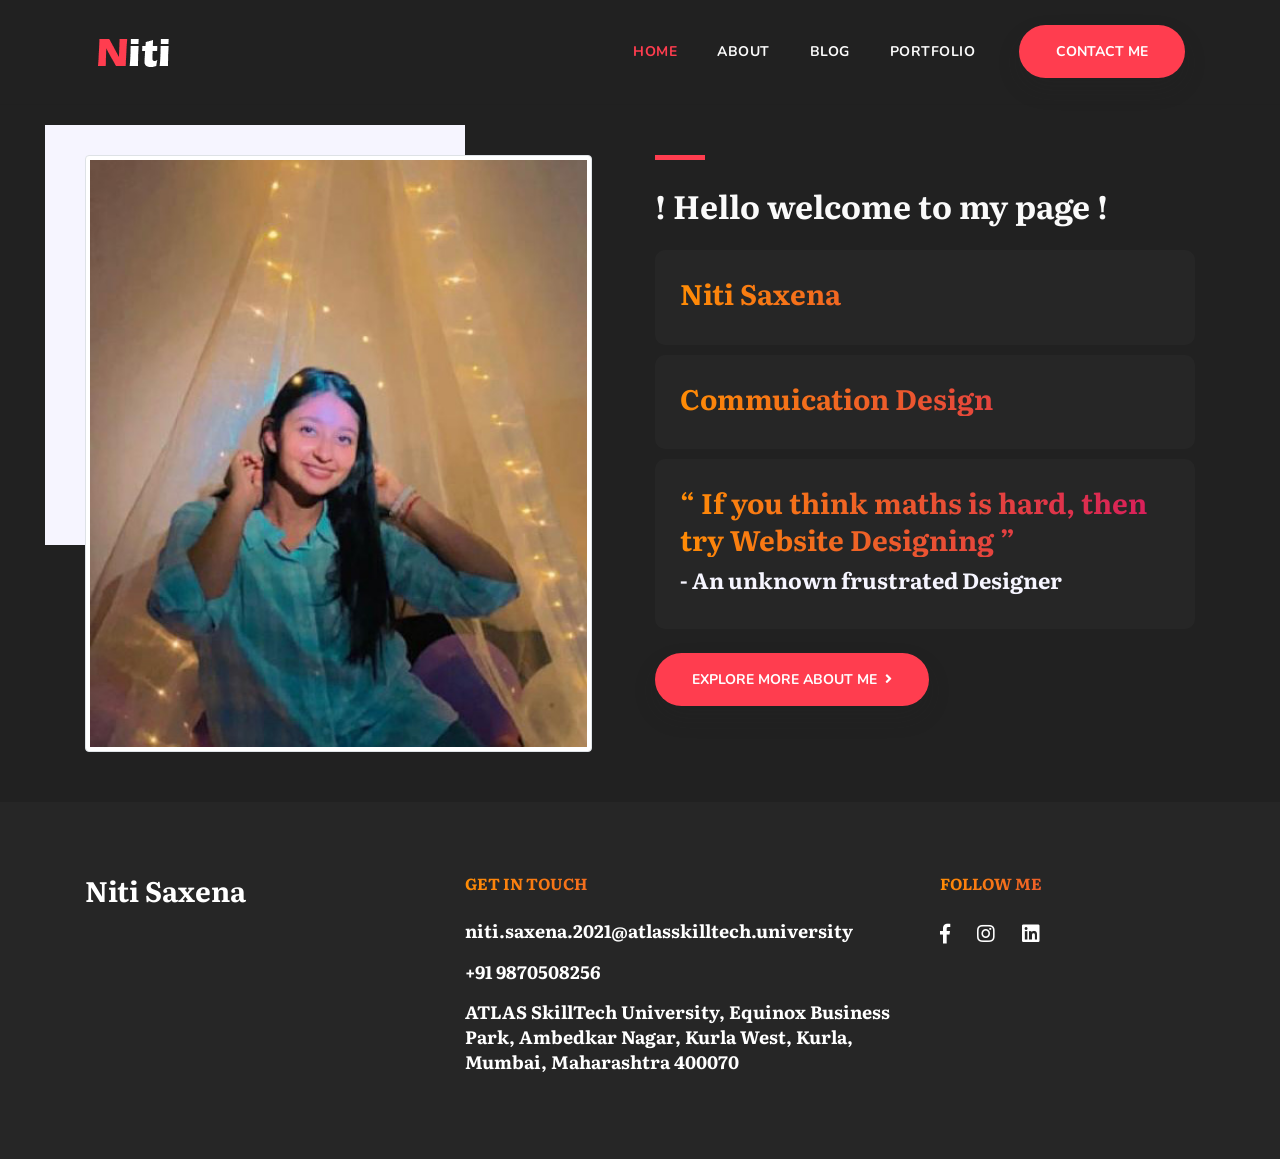
<file: index.html>
<!DOCTYPE html>
<html lang="en">

	<head>
		<meta http-equiv="Content-Type" content="text/html; charset=UTF-8">
		<meta name="description" content="remus,business,company,agency,multipurpose,modern,bootstrap4">
		<meta name="author" content="Portfolio">

		<title>Niti Saxena - Portfolio</title>

		<!-- Favicon -->
		<link rel="shortcut icon" type="image/x-icon" href="assets/images/favicon.html" />
		<!-- bootstrap.min css -->
		<link rel="stylesheet" href="assets/plugins/bootstrap/css/bootstrap.min.css">
		<!-- Main Stylesheet -->
		<link rel="stylesheet" href="assets/css/style.css">
		<!-- icon -->
		<link rel="stylesheet" href="assets/plugins/animate-css/animates.css">
		<link rel="stylesheet" href="assets/plugins/fontawesome/css/all.css">
		<link rel="stylesheet" href="assets/plugins/themify/css/themify-icons.css">
	</head>

	<body>
		<!-- Nav Bar-->
		<nav class="navbar navbar-expand-lg navigation header-padding site-header" id="navbar">
			<div class="container-fluid">
				<a class="navbar-brand" href="index.html">
					<!-- Your logo here -->
					<img src="assets/images/logo.png" alt="Rubi" class="img-fluid">
				</a>

				<button class="navbar-toggler text-white" type="button" data-toggle="collapse" data-target="#navbarmain"
					aria-controls="navbarmain" aria-expanded="false" aria-label="Toggle navigation">
					<span class="fa fa-bars"></span>
				</button>


				<div class="collapse navbar-collapse justify-content-end" id="navbarmain">
					<ul class="navbar-nav ">
						<li class="nav-item">
							<a class="nav-link smoth-scroll active" href="index.html">Home <span
									class="sr-only">(current)</span></a>
						</li>
						<li class="nav-item"><a class="nav-link smoth-scroll" href="about.html">About</a></li>
						<li class="nav-item"><a class="nav-link smoth-scroll" href="blogs.html">Blog</a></li>
						<li class="nav-item"><a class="nav-link smoth-scroll" href="portfolio.html">Portfolio</a></li>

					</ul>

					<form class="form-inline my-2 my-md-0 ml-lg-4">
						<a href="contact.html" class="btn btn-main btn-rounded smoth-scroll">Contact Me</a>
					</form>
				</div>
			</div>
		</nav>
		<!-- Header Close -->

		<!-- Main Body Starts -->
		<section class="intro section-xs">
			<div class="container">
				<div class="row">
					<div class="col-lg-6 pr-lg-5">
						<div class="intro-img">
							<img src="assets/images/niti-saxena.jpg" alt="" class="img-thumbnail">
						</div>
					</div>
					<div class="col-lg-6">
						<div class="intro-content mt-5 mt-lg-0">
							<h2 class="text-md mb-4">! Hello welcome to my page !</h2>
							<div class="col intro-col">
								<h3>Niti Saxena</h3>
							</div>
							<div class="col intro-col">
								<h3> Commuication Design </h5>
							</div>
							<div class="col intro-col">
								<h3> <q> If you think maths is hard, then try Website Designing </h3>
								<h4>- An unknown frustrated Designer</h4>
							</div>

							<a href="about.html" class="btn btn-main mt-4 btn-rounded smoth-scroll">Explore more about
								me<i class="fa fa-angle-right ml-2"></i></a>
						</div>
					</div>
				</div>
			</div>
		</section>
		<!-- Main Body Ends -->

		<!-- Personal Information -->
		<section class="footer ">
			<div class="container">
				<div class="row">
					<div class="col-lg-4 mr-auto col-md-12">
						<div class="footer-widget widget mb-5 mb-lg-0">
							<h3 class="mb-3 text-white">Niti Saxena</h3>
						</div>
					</div>

					<div class="col-lg-5 col-md-6">
						<div class="footer-widget widget mb-5 mb-lg-0">
							<h6 class="mb-4">Get In touch</h6>
							<div class="footer-contact">
								<h5>niti.saxena.2021@atlasskilltech.university</h5>
								<h5>+91 9870508256</h5>
								<h5>ATLAS SkillTech University,
									Equinox Business Park,
									Ambedkar Nagar, Kurla West,
									Kurla, Mumbai,
									Maharashtra 400070</h5>
							</div>
						</div>
					</div>

					<div class="col-lg-3 col-md-6">
						<div class="footer-widget widget">
							<h6 class="mb-4">Follow Me</h6>
							<ul class="list-inline footer-socials-icon mb-0">
								<li class="list-inline-item"><a href="#"><i class="fab fa-facebook-f"></i></a></li>
								<li class="list-inline-item"><a href="#"><i class="fab fa-instagram"></i></a></li>
								<li class="list-inline-item"><a href="#"><i class="fab fa-linkedin"></i></a></li>
							</ul>
						</div>
					</div>
				</div>
			</div>
		</section>


	</body>

</html>
</file>
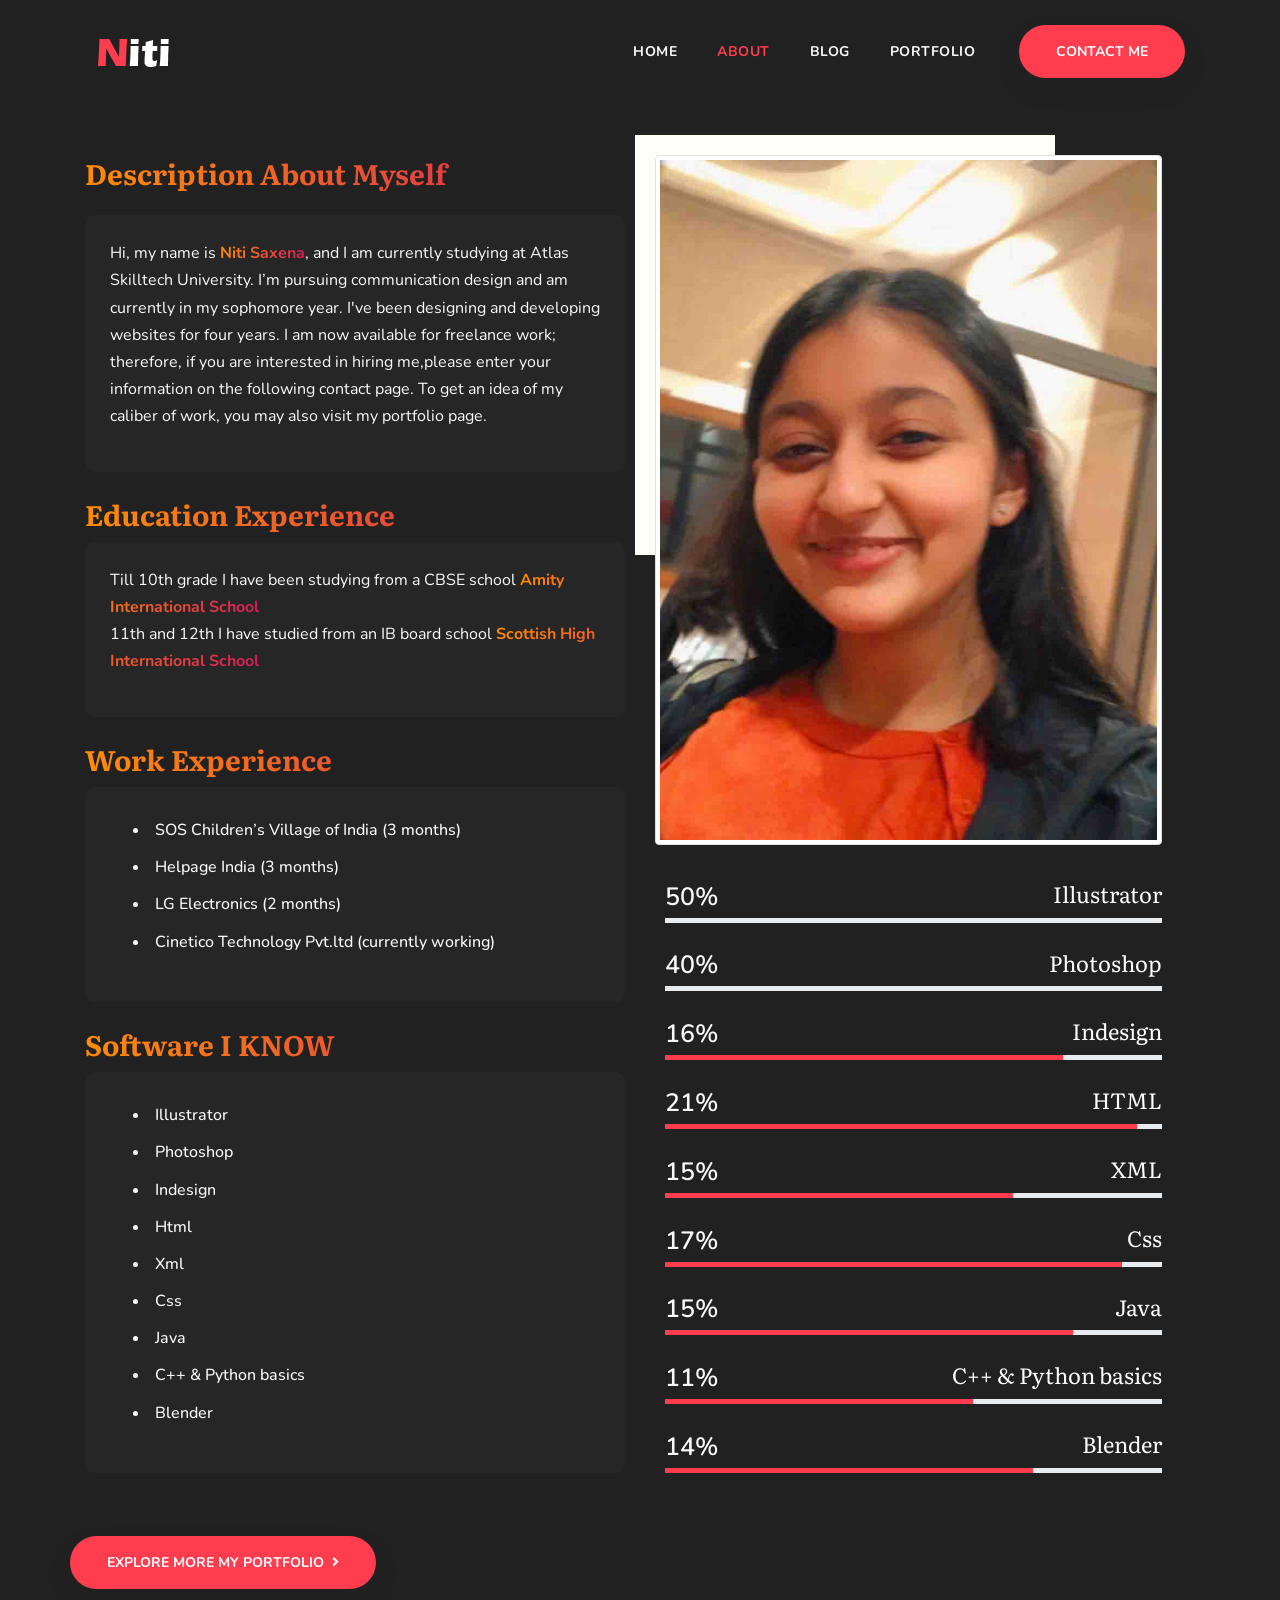
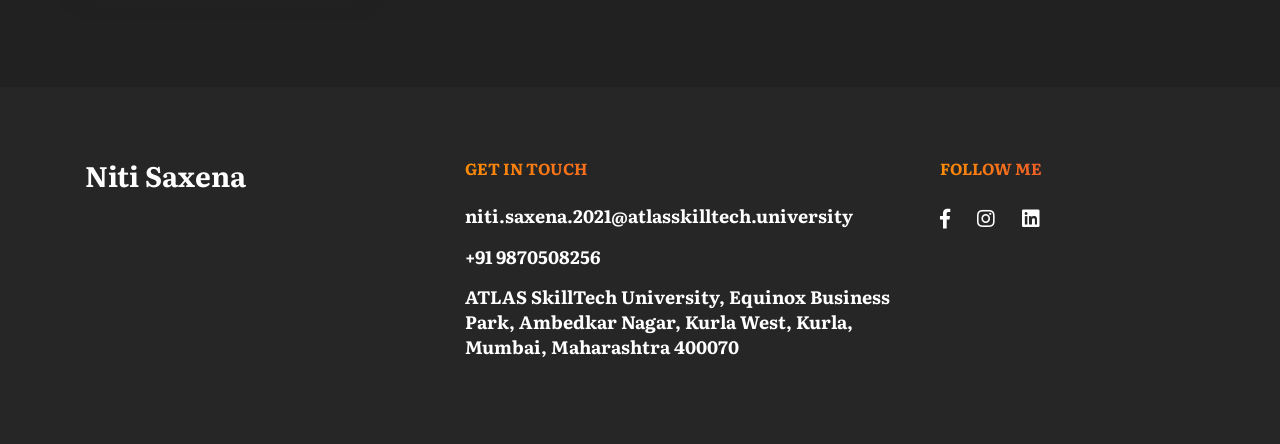
<file: about.html>
<!DOCTYPE html>
<html lang="en">

	<head>
		<meta http-equiv="Content-Type" content="text/html; charset=UTF-8">
		<meta name="description" content="remus,business,company,agency,multipurpose,modern,bootstrap4">

		<meta name="author" content="Portfolio">

		<title>Niti Saxena - Portfolio</title>

		<!-- Mobile Specific Meta-->
		<meta name="viewport" content="width=device-width, initial-scale=1">
		<!-- Favicon -->
		<link rel="shortcut icon" type="image/x-icon" href="assets/images/favicon.html" />
		<!-- bootstrap.min css -->
		<link rel="stylesheet" href="assets/plugins/bootstrap/css/bootstrap.min.css">
		<!-- animate.css -->
		<link rel="stylesheet" href="assets/plugins/animate-css/animates.css">
		<link rel="stylesheet" href="assets/plugins/fontawesome/css/all.css">
		<link rel="stylesheet" href="assets/plugins/themify/css/themify-icons.css">
		<!-- Main Stylesheet -->
		<link rel="stylesheet" href="assets/css/style.css">
		<!-- Main jQuery -->
		<script src="assets/plugins/jquery/jquery.min.js"></script>
		<!-- Bootstrap 4.3.1 -->
		<script src="assets/plugins/bootstrap/js/bootstrap.min.js"></script>
		<!-- Slick Slider -->
		<script src="assets/plugins/slick-carousel/slick/slick.min.js"></script>
		<!-- Progress Bar -->
		<script src="assets/plugins/counto/apear.js"></script>
		<script src="assets/plugins/counto/counTo.js"></script>
		<script src="assets/plugins/animated-text/animated-text.js"></script>
		<!--  Magnific Popup-->
		<script src="assets/plugins/magnific-popup/dist/jquery.magnific-popup.min.js"></script>
		<script src="assets/plugins/shuffle/shuffle.min.js"></script>
		<script src="assets/plugins/jquery/ajax-contact.js"></script>
		<script src="assets/js/script.js"></script>

		<style>
			.intro-img:before {
				position: absolute;
				left: -20px;
				top: -20px;
				background: #fefff5;
				width: 420px;
				height: 420px;
				z-index: -1;
			}
		</style>
	</head>

	<body>


		<!-- Nav Bar-->
		<nav class="navbar navbar-expand-lg navigation header-padding site-header" id="navbar">
			<div class="container-fluid">
				<a class="navbar-brand" href="index.html">
					<!-- Your logo here -->
					<img src="assets/images/logo.png" alt="Rubi" class="img-fluid">
				</a>

				<button class="navbar-toggler text-white" type="button" data-toggle="collapse" data-target="#navbarmain"
					aria-controls="navbarmain" aria-expanded="false" aria-label="Toggle navigation">
					<span class="fa fa-bars"></span>
				</button>

				<div class="collapse navbar-collapse justify-content-end" id="navbarmain">
					<ul class="navbar-nav ">
						<li class="nav-item">
							<a class="nav-link smoth-scroll" href="index.html">Home <span class="sr-only"></span></a>
						</li>
						<li class="nav-item"><a class="nav-link smoth-scroll active" href="about.html">About <span
									class="sr-only">(current)</span></a></li>
						<li class="nav-item"><a class="nav-link smoth-scroll" href="blogs.html">Blog</a></li>
						<li class="nav-item"><a class="nav-link smoth-scroll" href="portfolio.html">Portfolio</a></li>
					</ul>

					<form class="form-inline my-2 my-md-0 ml-lg-4">
						<a href="contact.html" class="btn btn-main btn-rounded smoth-scroll">Contact Me</i></a>
					</form>
				</div>
			</div>
		</nav>
		<!-- Nav Bar Ends -->

		<!--Start of main body content-->
		<section class="intro section-xs">
			<div class="container">
				<div class="row">

					<div class="col-lg-6">
						<div class="mt-lg-0 mt-xs-0">
							<h3 class="text-md mb-4">Description About Myself</h3>
							<div class="col intro-col">
								<p>Hi, my name is <span>Niti Saxena</span>, and I am currently studying at Atlas
									Skilltech University. I’m pursuing communication design
									and am currently in my sophomore year. I've been designing and developing
									websites for four years. I am now available for freelance work; therefore,
									if you are interested in hiring me,please enter your information on the following
									contact page. To get an idea of my caliber of work, you may also visit my portfolio
									page.
								</p>
							</div>

							<h3 class="mt-4 text-white"> Education Experience </h3>
							<div class="col intro-col">
								<p>Till 10th grade I have been studying from a CBSE school
									<span>Amity International School</span>
									<br>
									11th and 12th I have studied from an IB board school
									<span>Scottish High International School</span>
								</p>
							</div>

							<h3 class="mt-4 text-white"> Work Experience </h3>
							<div class="col intro-col">
								<ul>
									<li>SOS Children’s Village of India (3 months)</li>
									<li>Helpage India (3 months)</li>
									<li>LG Electronics (2 months)</li>
									<li>Cinetico Technology Pvt.ltd (currently working)</li>
								</ul>
							</div>

							<h3 class="mt-4 text-white"> Software I KNOW </h3>
							<div class="col intro-col">
								<ul>
									<li>Illustrator</li>
									<li>Photoshop</li>
									<li>Indesign</li>
									<li>Html</li>
									<li>Xml</li>
									<li>Css</li>
									<li>Java</li>
									<li>C++ & Python basics</li>
									<li>Blender
									</li>
								</ul>
							</div>

						</div>
					</div>

					<div class="col-lg-6 pr-lg-5">
						<div class="intro-img">
							<img src="assets/images/niti-saxena-2.jpg" alt="" class="img-thumbnail">
						</div>

						<div class="row">
							<div class="col-lg-12 mt-4">
								<div class="skill-bar mb-lg-0">
									<div class="mb-2 text-right">
										<h4 class="font-weight-normal text-white">Illustrator </h4>
									</div>
									<div class="progress">
										<div class="progress-bar" data-percent="90">
											<span class="percent-text"><span class="count">50</span>%</span>
										</div>
									</div>
								</div>
							</div>
							<div class="col-lg-12">
								<div class="skill-bar mb-lg-0">
									<div class="mb-2 text-right">
										<h4 class="font-weight-normal text-white">Photoshop</h4>
									</div>
									<div class="progress">
										<div class="progress-bar" data-percent="80">
											<span class="percent-text"><span class="count">40</span>%</span>
										</div>
									</div>
								</div>
							</div>

							<div class="col-lg-12">
								<div class="skill-bar mb-2 mb-lg-0">
									<div class="mb-2 text-right">
										<h4 class="font-weight-normal text-white">Indesign </h4>
									</div>
									<div class="progress">
										<div class="progress-bar" data-percent="80">
											<span class="percent-text"><span class="count">40</span>%</span>
										</div>
									</div>
								</div>
							</div>

							<div class="col-lg-12">
								<div class="skill-bar mb-2 mb-lg-0">
									<div class="mb-2 text-right">
										<h4 class="font-weight-normal text-white">HTML</h4>
									</div>
									<div class="progress">
										<div class="progress-bar" data-percent="95">
											<span class="percent-text"><span class="count">70</span>%</span>
										</div>
									</div>
								</div>
							</div>
							<div class="col-lg-12">
								<div class="skill-bar mb-2 mb-lg-0">
									<div class=" mb-2 text-right">
										<h4 class="font-weight-normal text-white">XML</h4>
									</div>
									<div class="progress">
										<div class="progress-bar" data-percent="70">
											<span class="percent-text"><span class="count">50</span>%</span>
										</div>
									</div>
								</div>
							</div>
							<div class="col-lg-12">
								<div class="skill-bar mb-2 mb-lg-0">
									<div class=" mb-2 text-right">
										<h4 class="font-weight-normal text-white">Css</h4>
									</div>
									<div class="progress">
										<div class="progress-bar" data-percent="92">
											<span class="percent-text"><span class="count">62</span>%</span>
										</div>
									</div>
								</div>
							</div>

							<div class="col-lg-12">
								<div class="skill-bar mb-2 mb-lg-0">
									<div class=" mb-2 text-right">
										<h4 class="font-weight-normal text-white">Java</h4>
									</div>
									<div class="progress">
										<div class="progress-bar" data-percent="82">
											<span class="percent-text"><span class="count">58</span>%</span>
										</div>
									</div>
								</div>
							</div>

							<div class="col-lg-12">
								<div class="skill-bar mb-2 mb-lg-0">
									<div class=" mb-2 text-right">
										<h4 class="font-weight-normal text-white">C++ & Python basics</h4>
									</div>
									<div class="progress">
										<div class="progress-bar" data-percent="62">
											<span class="percent-text"><span class="count">45</span>%</span>
										</div>
									</div>
								</div>
							</div>

							<div class="col-lg-12">
								<div class="skill-bar mb-4 mb-lg-0">
									<div class=" mb-2 text-right">
										<h4 class="font-weight-normal text-white">Blender</h4>
									</div>
									<div class="progress">
										<div class="progress-bar" data-percent="74">
											<span class="percent-text"><span class="count">64</span>%</span>
										</div>
									</div>
								</div>
							</div>
						</div>
					</div>
					<a href="portfolio.html" class="btn btn-main mt-4 btn-rounded smoth-scroll my-5">Explore
						more my portfolio<i class="fa fa-angle-right ml-2"></i></a>
				</div>
			</div>
		</section>
		<!--End of main body containt-->

		<!-- Personal Information -->
		<section class="footer ">
			<div class="container">
				<div class="row">
					<div class="col-lg-4 mr-auto col-md-12">
						<div class="footer-widget widget mb-5 mb-lg-0">
							<h3 class="mb-3 text-white">Niti Saxena</h3>
						</div>
					</div>

					<div class="col-lg-5 col-md-6">
						<div class="footer-widget widget mb-5 mb-lg-0">
							<h6 class="mb-4">Get In touch</h6>
							<div class="footer-contact">
								<h5>niti.saxena.2021@atlasskilltech.university</h5>
								<h5>+91 9870508256</h5>
								<h5>ATLAS SkillTech University,
									Equinox Business Park,
									Ambedkar Nagar, Kurla West,
									Kurla, Mumbai,
									Maharashtra 400070</h5>
							</div>
						</div>
					</div>

					<div class="col-lg-3 col-md-6">
						<div class="footer-widget widget">
							<h6 class="mb-4">Follow Me</h6>
							<ul class="list-inline footer-socials-icon mb-0">
								<li class="list-inline-item"><a href="#"><i class="fab fa-facebook-f"></i></a></li>
								<li class="list-inline-item"><a href="#"><i class="fab fa-instagram"></i></a></li>
								<li class="list-inline-item"><a href="#"><i class="fab fa-linkedin"></i></a></li>
							</ul>
						</div>
					</div>
				</div>
			</div>
		</section>

	</body>

</html>
</file>
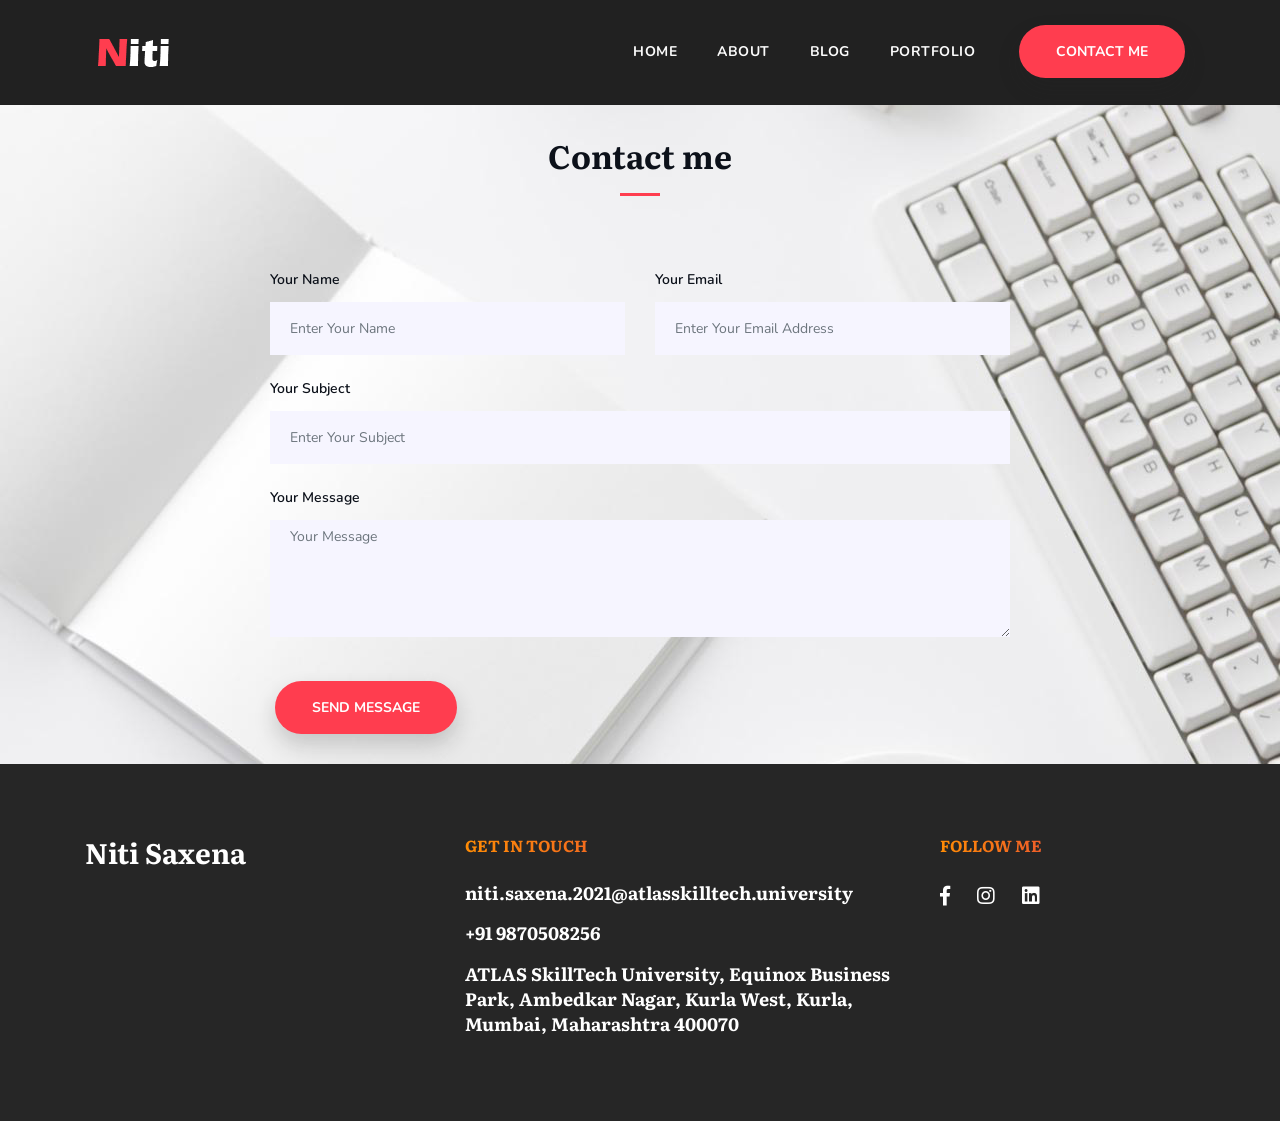
<file: contact.html>
<!DOCTYPE html>
<html lang="en">

	<head>
		<meta http-equiv="Content-Type" content="text/html; charset=UTF-8">
		<meta name="description" content="remus,business,company,agency,multipurpose,modern,bootstrap4">

		<meta name="author" content="portfolio">

		<title>Niti Saxena - Contact</title>

		<!-- Mobile Specific Meta-->
		<meta name="viewport" content="width=device-width, initial-scale=1">
		<!-- Favicon -->
		<link rel="shortcut icon" type="image/x-icon" href="assets/images/favicon.html" />
		<!-- bootstrap.min css -->
		<link rel="stylesheet" href="assets/plugins/bootstrap/css/bootstrap.min.css">
		<!-- animate.css -->
		<link rel="stylesheet" href="assets/plugins/animate-css/animates.css">
		<link rel="stylesheet" href="assets/plugins/fontawesome/css/all.css">
		<link rel="stylesheet" href="assets/plugins/themify/css/themify-icons.css">
		<!-- Magnify Popup -->
		<link rel="stylesheet" href="assets/plugins/magnific-popup/dist/magnific-popup.css">
		<link rel="stylesheet" href="assets/plugins/animated-text/animated-text.css">
		<!-- Slick Carousel CSS -->
		<link rel="stylesheet" href="assets/plugins/slick-carousel/slick/slick.css">
		<link rel="stylesheet" href="assets/plugins/slick-carousel/slick/slick-theme.css">
		<!-- Main Stylesheet -->
		<link rel="stylesheet" href="assets/css/style.css">
		<!-- Main jQuery -->
		<script src="assets/plugins/jquery/jquery.min.js"></script>
		<!-- Slick Slider -->
		<script src="assets/plugins/slick-carousel/slick/slick.min.js"></script>
		<!-- Progress Bar -->
		<script src="assets/plugins/counto/apear.js"></script>
		<script src="assets/plugins/counto/counTo.js"></script>
		<script src="assets/plugins/animated-text/animated-text.js"></script>

		<script src="assets/plugins/counterup/waypoint.js"></script>
		<script src="assets/plugins/counterup/jquery.counterup.min.js"></script>
		<!--  Magnific Popup-->
		<script src="assets/plugins/magnific-popup/dist/jquery.magnific-popup.min.js"></script>
		<script src="assets/plugins/shuffle/shuffle.min.js"></script>

		<script src="assets/plugins/jquery/ajax-contact.js"></script>
		<script src="assets/js/script.js"></script>
	</head>

	<body>



		<nav class="navbar navbar-expand-lg navigation header-padding site-header" id="navbar">
			<div class="container-fluid">
				<a class="navbar-brand" href="index.html">
					<!-- Your logo here -->
					<img src="assets/images/logo.png" alt="Rubi" class="img-fluid">

				</a>

				<button class="navbar-toggler text-white" type="button" data-toggle="collapse" data-target="#navbarmain"
					aria-controls="navbarmain" aria-expanded="false" aria-label="Toggle navigation">
					<span class="fa fa-bars"></span>
				</button>

				<div class="collapse navbar-collapse justify-content-end" id="navbarmain">
					<ul class="navbar-nav ">
						<li class="nav-item">
							<a class="nav-link smoth-scroll" href="index.html">Home <span
									class="sr-only">(current)</span></a>
						</li>
						<li class="nav-item"><a class="nav-link smoth-scroll" href="about.html">About <span
									class="sr-only">(current)</span></a></li>
						<li class="nav-item"><a class="nav-link smoth-scroll" href="blogs.html">Blog</a></li>
						<li class="nav-item"><a class="nav-link smoth-scroll" href="portfolio.html">Portfolio</a></li>

					</ul>

					<form class="form-inline my-2 my-md-0 ml-lg-4">
						<a href="contact.html" class="btn btn-main btn-rounded smoth-scroll">Contact Me</i></a>
					</form>
				</div>
			</div>
		</nav>

		<!-- Header Close -->
		<!-- Main Body-->
		<section class="section-xss" id="contact"
			style="background-image:url('assets/images/contactus.jpg') ;background-size: cover;">
			<div class="container">
				<div class="row justify-content-center">
					<div class="col-lg-6">
						<div class="section-title text-center">
							<h2 class="mb-4">Contact me</h2>
						</div>
					</div>
				</div>

				<div class="row justify-content-center">
					<div class="col-lg-8">
						<form class="contact__form form-row contact-form" method="post" action="#" id="contactForm">
							<div class="row">
								<div class="col-12">
									<div class="alert alert-success contact__msg" style="display: none" role="alert">
										Your message was sent successfully.
									</div>
								</div>
							</div>

							<div class="row">
								<div class="col-lg-6">
									<div class="form-group">
										<label>Your Name</label>
										<input type="text" id="name" name="name" class="form-control"
											placeholder="Enter Your Name" required>
									</div>
								</div>
								<div class="col-lg-6">
									<div class="form-group">
										<label>Your Email</label>
										<input type="email" name="email" id="email" class="form-control"
											placeholder="Enter Your Email Address" required>
									</div>
								</div>
								<div class="col-lg-12">
									<div class="form-group">
										<label>Your Subject</label>
										<input type="text" name="subject" id="subject" class="form-control"
											placeholder="Enter Your Subject" required>
									</div>
								</div>
								<div class="col-lg-12">
									<div class="form-group">
										<label>Your Message</label>
										<textarea id="message" name="message" cols="30" rows="5" class="form-control"
											placeholder="Your Message"></textarea>
									</div>
								</div>
							</div>

							<div class="col-lg-12">
								<div class="d-lg-flex justify-content-between mt-4">
									<input id="submit" name="submit" type="submit" class="btn btn-main btn-rounded"
										value="Send Message">
								</div>
							</div>
						</form>
					</div>
				</div>
			</div>
		</section>



		<!-- Personal Information -->
		<section class="footer ">
			<div class="container">
				<div class="row">
					<div class="col-lg-4 mr-auto col-md-12">
						<div class="footer-widget widget mb-5 mb-lg-0">
							<h3 class="mb-3 text-white">Niti Saxena</h3>
						</div>
					</div>

					<div class="col-lg-5 col-md-6">
						<div class="footer-widget widget mb-5 mb-lg-0">
							<h6 class="mb-4">Get In touch</h6>
							<div class="footer-contact">
								<h5>niti.saxena.2021@atlasskilltech.university</h5>
								<h5>+91 9870508256</h5>
								<h5>ATLAS SkillTech University,
									Equinox Business Park,
									Ambedkar Nagar, Kurla West,
									Kurla, Mumbai,
									Maharashtra 400070</h5>
							</div>
						</div>
					</div>

					<div class="col-lg-3 col-md-6">
						<div class="footer-widget widget">
							<h6 class="mb-4">Follow Me</h6>
							<ul class="list-inline footer-socials-icon mb-0">
								<li class="list-inline-item"><a href="#"><i class="fab fa-facebook-f"></i></a></li>
								<li class="list-inline-item"><a href="#"><i class="fab fa-instagram"></i></a></li>
								<li class="list-inline-item"><a href="#"><i class="fab fa-linkedin"></i></a></li>
							</ul>
						</div>
					</div>
				</div>
			</div>
		</section>

	</body>


</html>
</file>
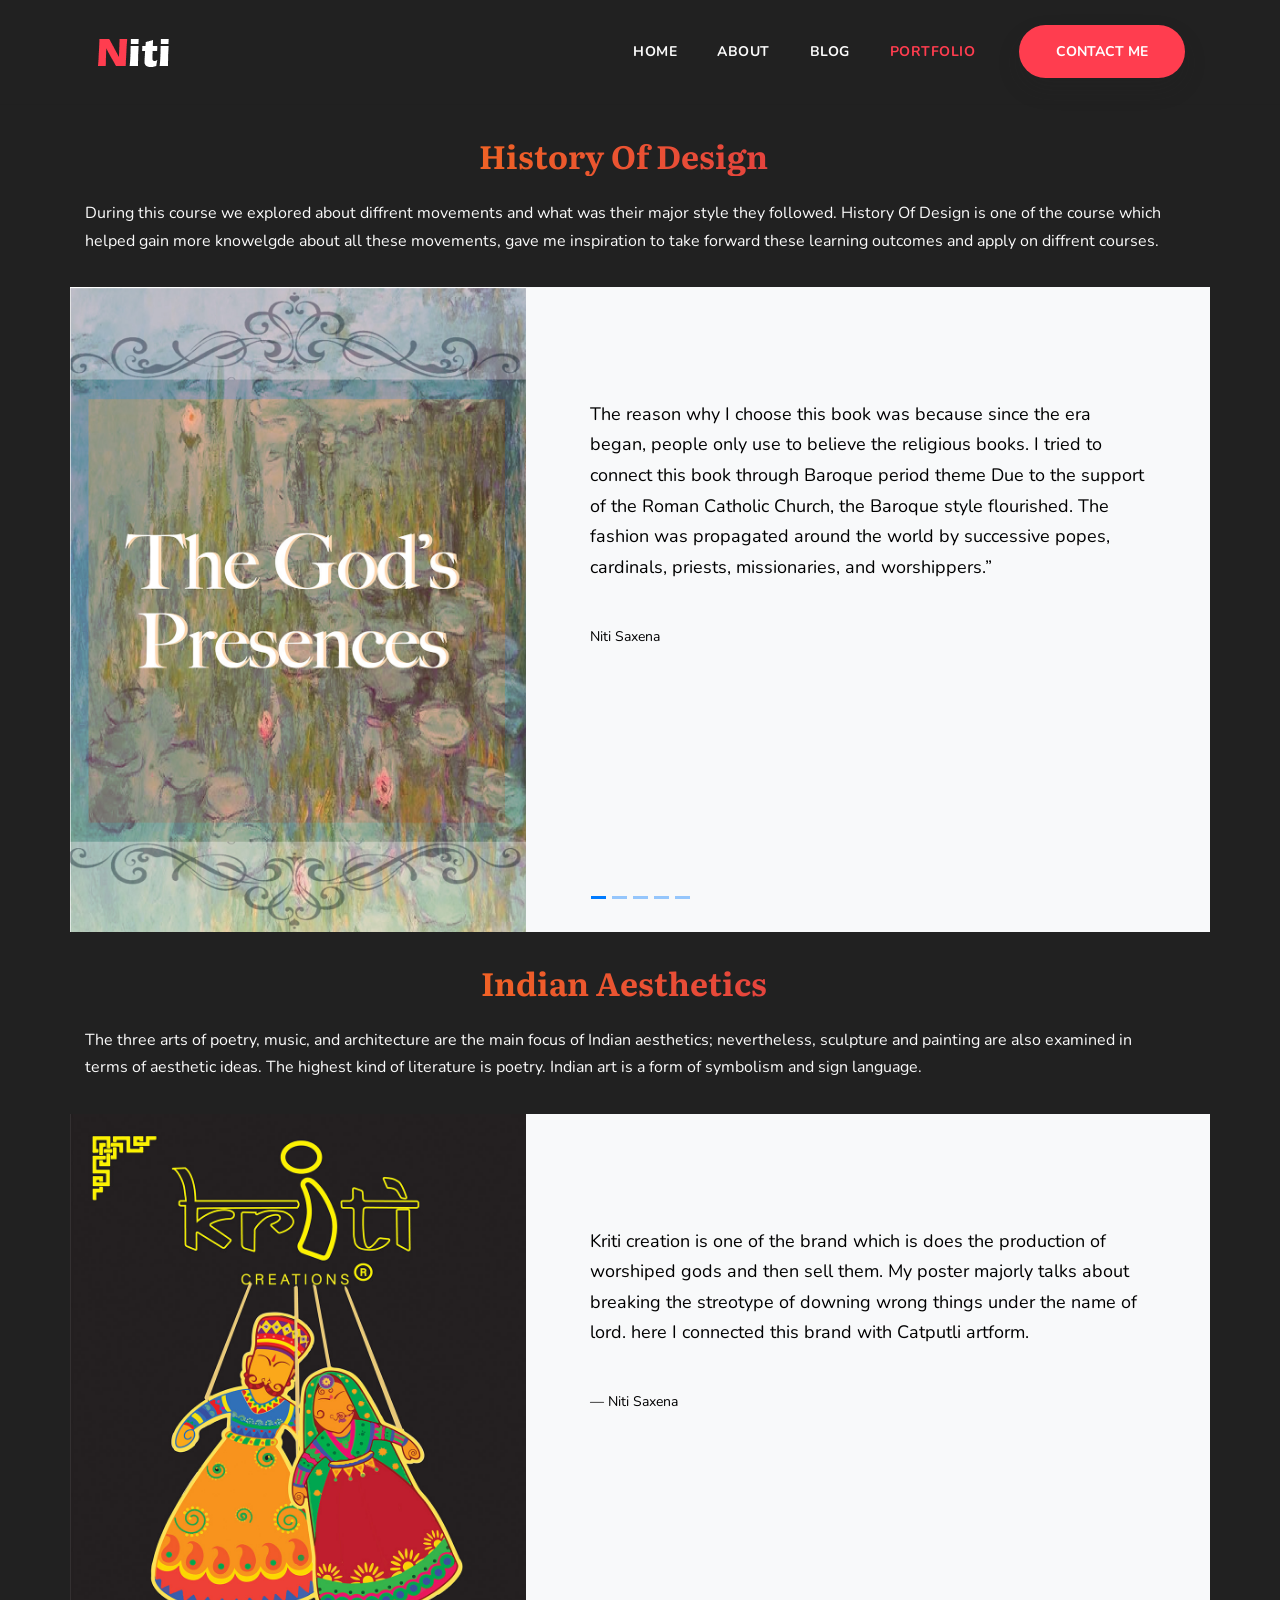
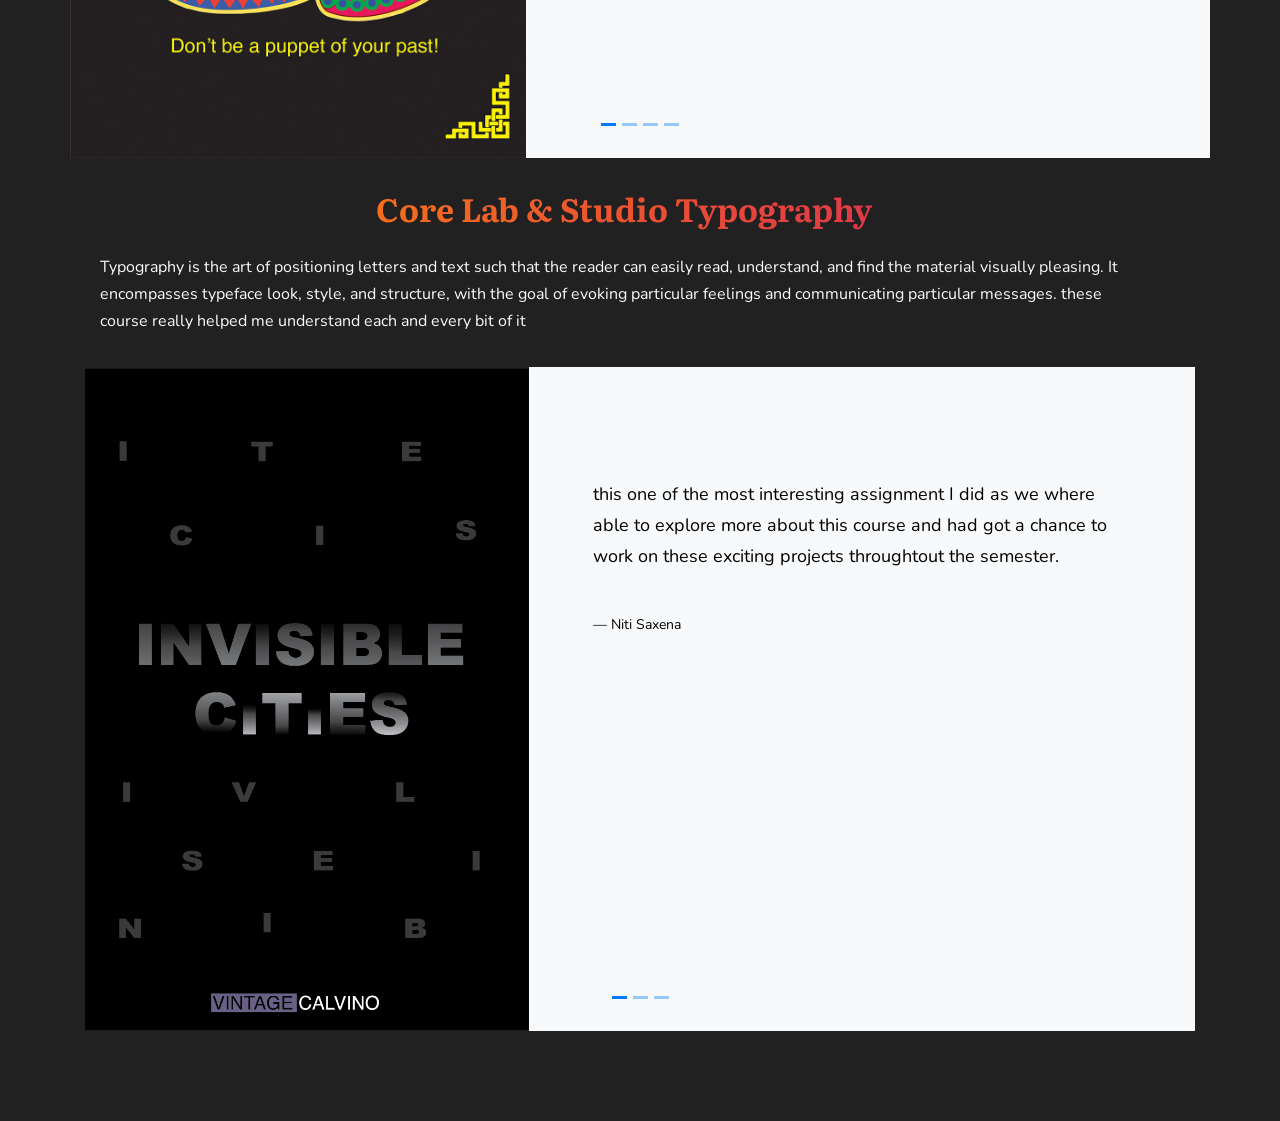
<file: portfolio.html>
<!DOCTYPE html>
<html lang="zxx">

	<head>
		<meta http-equiv="Content-Type" content="text/html; charset=UTF-8">
		<meta name="description" content="remus,business,company,agency,multipurpose,modern,bootstrap4">

		<meta name="author" content="Dreambuzz">

		<title>Niti Saxena - Portfolio</title>

		<!-- Mobile Specific Meta-->
		<meta name="viewport" content="width=device-width, initial-scale=1">
		<!-- Favicon -->
		<link rel="shortcut icon" type="image/x-icon" href="assets/images/favicon.html" />
		<!-- bootstrap.min css -->
		<link rel="stylesheet" href="assets/plugins/bootstrap/css/bootstrap.min.css">
		<!-- animate.css -->
		<link rel="stylesheet" href="assets/plugins/animate-css/animates.css">
		<link rel="stylesheet" href="assets/plugins/fontawesome/css/all.css">
		<link rel="stylesheet" href="assets/plugins/themify/css/themify-icons.css">
		<!-- Magnify Popup -->
		<link rel="stylesheet" href="assets/plugins/magnific-popup/dist/magnific-popup.css">
		<link rel="stylesheet" href="assets/plugins/animated-text/animated-text.css">
		<!-- Slick Carousel CSS -->
		<link rel="stylesheet" href="assets/plugins/slick-carousel/slick/slick.css">
		<link rel="stylesheet" href="assets/plugins/slick-carousel/slick/slick-theme.css">
		<!-- Main Stylesheet -->
		<link rel="stylesheet" href="assets/css/style.css">
		<!-- Portfolio Stylesheet -->
		<link rel="stylesheet" href="assets/css/portfolio.css">
		<link rel="stylesheet" href="assets/css/owl.carousel.min.css">
		<!-- Main jQuery -->
		<script src="assets/plugins/jquery/jquery.min.js"></script>
		<!-- Slick Slider -->
		<script src="assets/plugins/slick-carousel/slick/slick.min.js"></script>
		<!-- Progress Bar -->
		<script src="assets/plugins/counto/apear.js"></script>
		<script src="assets/plugins/counto/counTo.js"></script>
		<script src="assets/plugins/animated-text/animated-text.js"></script>

		<script src="assets/plugins/counterup/waypoint.js"></script>
		<script src="assets/plugins/counterup/jquery.counterup.min.js"></script>
		<!--  Magnific Popup-->
		<script src="assets/plugins/magnific-popup/dist/jquery.magnific-popup.min.js"></script>
		<script src="assets/plugins/shuffle/shuffle.min.js"></script>
		<script src="assets/plugins/jquery/ajax-contact.js"></script>
		<script src="assets/js/script.js"></script>
		<script src="assets/js/popper.min.js"></script>
		<script src="assets/js/owl.carousel.min.js"></script>
		<script src="assets/js/main.js"></script>


	</head>

	<body>
		<nav class="navbar navbar-expand-lg navigation header-padding site-header" id="navbar">
			<div class="container-fluid">
				<a class="navbar-brand" href="index.html">
					<!-- Your logo here -->
					<img src="assets/images/logo.png" alt="Rubi" class="img-fluid">
				</a>

				<button class="navbar-toggler text-white" type="button" data-toggle="collapse" data-target="#navbarmain"
					aria-controls="navbarmain" aria-expanded="false" aria-label="Toggle navigation">
					<span class="fa fa-bars"></span>
				</button>

				<div class="collapse navbar-collapse justify-content-end" id="navbarmain">
					<ul class="navbar-nav ">
						<li class="nav-item">
							<a class="nav-link smoth-scroll" href="index.html">Home <span
									class="sr-only">(current)</span></a>
						</li>
						<li class="nav-item"><a class="nav-link smoth-scroll" href="about.html">About</a></li>
						<li class="nav-item"><a class="nav-link smoth-scroll" href="blogs.html">Blog</a></li>
						<li class="nav-item"><a class="nav-link smoth-scroll active" href="portfolio.html">Portfolio</a>
						</li>

					</ul>

					<form class="form-inline my-2 my-md-0 ml-lg-4">
						<a href="contact.html" class="btn btn-main btn-rounded smoth-scroll">Contact Me</a>
					</form>
				</div>
			</div>
		</nav>

		<!-- Header Close -->

		<!-- Slider Start -->
		<section class="portfolio section-xss">
			<div class="container">
				<div class="row">
					<div class="col-lg-12 pr-lg-5">
						<h2 class="text-md mb-4 text-center">History Of Design</h2>
						<p>During this course we explored about diffrent movements and what was
							their major style they followed. History Of Design is one of the course
							which helped gain more knowelgde about all these movements, gave me inspiration
							to take forward these learning outcomes and apply on diffrent courses.
						</p>
					</div>
				</div>

				<div class="row mt-3">
					<div class="owl-carousel slide-one-item">
						<div class="d-md-flex testimony-29101 align-items-stretch">
							<div class="image"><img src="assets/images/hod1.jpg" class="img-fluid"></div>
							<div class="text">
								<blockquote>
									<p>The reason why I choose this book was because since the era began, people
										only use to believe the religious books.
										I tried to connect this book through Baroque period theme Due to the support of
										the Roman Catholic Church, the Baroque
										style flourished. The fashion was propagated around the world by successive
										popes, cardinals, priests, missionaries, and
										worshippers.&rdquo;
									</p>

									<div class="author"> Niti Saxena</div>
								</blockquote>
							</div>
						</div>

						<div class="d-md-flex testimony-29101 align-items-stretch">
							<div class="image"><img src="assets/images/hod2.jpg" class="img-fluid"></div>
							<div class="text">
								<blockquote>
									<p>The reason why I choose this book was because since the era began, people only
										use to believe the religious books.
										I tried to connect this book through Art Deco theme the characteristic features
										of Art Deco reflect admiration for the
										modernity of the machine and for the inherent design qualities of machine-made
										objects
									</p>
									<div class="author">&mdash; Niti Saxena</div>
								</blockquote>
							</div>
						</div>

						<div class="d-md-flex testimony-29101 align-items-stretch">
							<div class="image"><img src="assets/images/hod3.jpg" class="img-fluid"></div>
							<div class="text">
								<blockquote>
									<p>The reason why I choose this book was because since the era began, people only
										use to believe the religious books.
										I tried to connect this book through romanticism theme because we somewhat
										shower are love, prayer, etc in the form of
										remembering them, chant.
									</p>
									<div class="author">&mdash; Niti Saxena</div>
								</blockquote>
							</div>
						</div>

						<div class="d-md-flex testimony-29101 align-items-stretch">
							<div class="image"><img src="assets/images/hod4.jpg" class="img-fluid"></div>
							<div class="text">
								<blockquote>
									<p>The reason why I choose this book was because since the era began, people only
										use to believe the religious books.
										I tried to connect this book through Baroque period theme Due to the support of
										the Roman Catholic Church, the Baroque
										style flourished. The fashion was propagated around the world by successive
										popes, cardinals, priests, missionaries, and
										worshippers.
									</p>
									<div class="author">&mdash; Niti Saxena</div>
								</blockquote>
							</div>
						</div>

						<div class="d-md-flex testimony-29101 align-items-stretch">
							<div class="image"><img src="assets/images/hod5.jpg" class="img-fluid"></div>
							<div class="text">
								<blockquote>
									<p>The idea of minimalist design is to simplify things by reducing them to their
										most basic components. The concept is that
										all elements, features, and joinery be reduced to a point where nothing more can
										be removed to enhance the design, not
										that adornment is completely absent.
									</p>
									<div class="author">&mdash; Niti Saxena</div>
								</blockquote>
							</div>
						</div>
					</div>

					<section class="portfolio section-xss">
						<div class="container">
							<div class="row">
								<div class="col-lg-12 pr-lg-5">
									<h2 class="text-md mb-4 text-center">Indian Aesthetics</h2>
									<p>The three arts of poetry, music, and architecture are the main focus of Indian
										aesthetics; nevertheless, sculpture and
										painting are also examined in terms of aesthetic ideas. The highest kind of
										literature is poetry. Indian art is a form
										of symbolism and sign language.
									</p>
								</div>
							</div>

							<div class="row mt-3">
								<div class="owl-carousel slide-one-item">
									<div class="d-md-flex testimony-29101 align-items-stretch">
										<div class="image"><img src="assets/images/indian1.jpg" class="img-fluid"></div>
										<div class="text">
											<blockquote>
												<p> Kriti creation is one of the brand which is does the production of
													worshiped gods and then sell them. My poster majorly talks about
													breaking the streotype of downing wrong things under the name of
													lord. here I connected this brand with Catputli artform.
												</p>

												<div class="author">&mdash; Niti Saxena</div>
											</blockquote>
										</div>
									</div>

									<div class="d-md-flex testimony-29101 align-items-stretch">
										<div class="image"><img src="assets/images/indian2.jpg" class="img-fluid"></div>
										<div class="text">
											<blockquote>
												<p>As we all know that whatapp's is an social media application which
													help us socialize with other. but recently as we got to know when
													whatapp's came up with their new feature where they can intervin in
													are privacy, which made all of annoyed and worried as we all had
													some or the important document which we had shared vai their
													application. I tried to connect the application with warli artform.
												</p>
												<div class="author">&mdash; Niti Saxena</div>
											</blockquote>
										</div>
									</div>

									<div class="d-md-flex testimony-29101 align-items-stretch">
										<div class="image"><img src="assets/images/indian3.jpg" class="img-fluid"></div>
										<div class="text">
											<blockquote>
												<p>
												</p>
												<div class="author">&mdash; Niti Saxena</div>
											</blockquote>
										</div>
									</div>

									<div class="d-md-flex testimony-29101 align-items-stretch">
										<div class="image"><img src="assets/images/indian4.jpg" class="img-fluid"></div>
										<div class="text">
											<blockquote>
												<p>&ldquo;Lorem ipsum dolor sit amet, consectetur adipisicing elit.
													Temporibus, at!
													Atque totam obcaecati veniam eius vero, similique quibusdam! Sunt
													sequi, nemo.
													Quam consequuntur ipsum suscipit repellat molestiae laboriosam,
													incidunt!&rdquo;
												</p>
												<div class="author">&mdash; Niti Saxena</div>
											</blockquote>
										</div>
									</div>
								</div>
							</div>
							<section class="portfolio section-xss">
								<div class="container">
									<div class="row">
										<div class="col-lg-12 pr-lg-5">
											<h2 class="text-md mb-4 text-center">Core Lab & Studio Typography </h2>
											<p>Typography is the art of positioning letters and text such that the
												reader can easily read, understand, and find the
												material visually pleasing. It encompasses typeface look, style, and
												structure, with the goal of evoking particular
												feelings and communicating particular messages. these course really
												helped me understand each and every bit of it </p>
										</div>
									</div>

									<div class="row mt-3">
										<div class="owl-carousel slide-one-item">
											<div class="d-md-flex testimony-29101 align-items-stretch">
												<div class="image"><img src="assets/images/Corelab-bookdesign.png"
														class="img-fluid"></div>
												<div class="text">
													<blockquote>
														<p>this one of the most interesting assignment I did as we where
															able to explore more about this course and had got a chance
															to work on these exciting projects throughtout the semester.
														</p>

														<div class="author">&mdash; Niti Saxena</div>
													</blockquote>
												</div>
											</div>



											<div class="d-md-flex testimony-29101 align-items-stretch">
												<div class="image"><img src="assets/images/studio2.png"
														class="img-fluid"></div>
												<div class="text">
													<blockquote>
														<p> display font was one of project which made us explore more
															that what we had though. during this project we had to make
															letters using any material. this was one of the fun project
															we did during the semester.
														</p>
														<div class="author">&mdash; Niti Saxena</div>
													</blockquote>
												</div>
											</div>

											<div class="d-md-flex testimony-29101 align-items-stretch">
												<div class="image"><img src="assets/images/studio3.png"
														class="img-fluid"></div>
												<div class="text">
													<blockquote>
														<p>During this project we had to explore the typeface and came
															up with our own typeface.
														</p>
														<div class="author">&mdash; Niti Saxena</div>
													</blockquote>
												</div>
											</div>
										</div>




	</body>


</html>
</file>
<file: assets/css/style.css>
/*=== MEDIA QUERY ===*/
@import url("https://fonts.googleapis.com/css?family=Literata:400,600,700&amp;display=swap|Open%20Sans");
@import url('https://fonts.googleapis.com/css2?family=Nunito&display=swap');
body {
  line-height: 1.7;
  font-family: 'Nunito', sans-serif;
  -webkit-font-smoothing: antialiased;
  font-size: 16px;
  color: #fafafa;
  overflow-x: hidden;
  background-color: #212121;
}

h1, .h1, h2, .h2, h3, .h3, h4, .h4, h5, .h5, h6, .h6 {
  font-family: "Literata", serif;
  font-weight: 700;
  color: #0c111a;
}

h1 {
  font-size: 44px;
  line-height: 1.3;
}

h2 {
  font-size: 32px;
  line-height: 1.3;
}

h3 {
  font-size: 28px;
  line-height: 1.3;
}

h4 {
  font-size: 22px;
  line-height: 1.4;
}

h5 {
  font-size: 18px;
  line-height: 1.4;
}

h6 {
  font-size: 16px;
  line-height: 1.4;
}

h1 a, h2 a, h3 a, h4 a, h5 a, h6 a {
  color: inherit;
}

.text-sm {
  font-size: 14px;
}

.text-color {
  color: #FF3D4F;
}

.letter-spacing {
  letter-spacing: 1px;
}

.btn {
  display: inline-block;
  font-size: 14px;
  letter-spacing: 0px;
  padding: 14px 35px;
  text-transform: uppercase;
  font-weight: 700;
  border-radius: 3px;
  border: 2px solid transparent;
  transition: all 0.3s ease 0s;
  border-radius: 0px;
  box-shadow: 0 11px 22px rgba(34, 34, 34, 0.2);
}

.btn-main {
  background: #FF3D4F;
  color: #fff;
  display: inline-block;
  font-size: 14px;
  text-transform: uppercase;
  transition: all 0.2s ease;
}

.btn-main:hover {
  background: #000a2d;
  border-color: #000a2d;
  color: #fff;
}

.btn-secondary {
  background: #000a2d !important;
}

.btn-rounded {
  border-radius: 28px;
}

.btn.active:focus, .btn:active:focus, .btn:focus {
  outline: 0;
  box-shadow: none;
}

.bg-shadow {
  box-shadow: 0px 0px 82px -20px rgba(0, 0, 0, 0.33);
}

.bg-gray {
  background: #f9f9f9;
}

.bg-dark {
  background: #202122;
}

.section {
  padding: 100px 0;
}

.section-sm {
  padding: 70px 0;
}

.section-xs {
  padding: 50px 0;
}

.section-xss {
  padding: 30px 0;
}

.section-top {
  padding-top: 100px;
}

.section-bottom {
  padding-bottom: 100px;
}

.section-title {
  margin-bottom: 70px;
}

.section-title h2 {
  position: relative;
  padding-bottom: 20px;
}

.section-title h2:before {
  position: absolute;
  content: "";
  left: 0px;
  bottom: 0px;
  width: 40px;
  height: 3px;
  right: 0px;
  margin: 0 auto;
  background: #FF3D4F;
}

.title {
  margin-bottom: 70px;
}

.title h2 {
  position: relative;
  padding-bottom: 20px;
}

.title h2:before {
  position: absolute;
  content: "";
  left: 0px;
  bottom: 0px;
  width: 40px;
  height: 3px;
  background: #FF3D4F;
}

.overly {
  position: relative;
}

.overly:before {
  content: "";
  position: absolute;
  left: 0;
  top: 0;
  bottom: 0;
  right: 0;
  width: 100%;
  height: 100%;
  background: #1d192c;
  opacity: 0.8;
}

a {
  color: #0c111a;
  transition: all .25s ease;
}

a:hover {
  color: #FF3D4F;
}

a:focus, a:hover {
  outline: none;
  text-decoration: none;
}

.secondary-bg {
  background: #f6f5ff;
}

.primary-bg {
  background: #FF3D4F;
}

.form-control {
  height: 53px;
  border-radius: 0px;
  padding-left: 20px;
}

.form-group {
  margin-bottom: 20px;
}

.navigation {
  border-bottom: 1px solid rgba(0, 0, 0, 0.04);
}

.navigation .nav-link {
  padding: 40px 20px !important;
  text-transform: uppercase;
  font-size: 14px;
  letter-spacing: .5px;
  font-weight: 700;
  color: #fafafa;
}

.header-padding {
  padding: 0px 80px;
}

.navigation .nav-link.active {
  color: #FF3D4F;
}

.intor-col {padding: 20px;}
.list-styled h3 {margin-bottom: 40px; font-size: 1.8em;}
.list-styled h4 {margin-top: -30px; font-size: 1.5em;}

.site-header.scrolled {
  position: fixed;
  top: 0;
  background: #292929;
  transition: .0s all ease;
  -webkit-transform: translateY(-100%);
  transform: translateY(-100%);
  z-index: 9999;
  width: 100%;
}
.site-header h3 {
  background: -webkit-linear-gradient(right, #d61a5e, #ff8c05);
    -webkit-background-clip: text;
    -webkit-text-fill-color: transparent;
}

.site-header.awake {
  transition: .3s all ease;
  -webkit-transform: translateY(0%);
  transform: translateY(0%);
}

.navigation-2.site-header.scrolled {
  background: #000a2d;
}

.navigation-2 {
  border-bottom: 1px solid rgba(255, 255, 255, 0.04);
  position: absolute;
  top: 0px;
  width: 100%;
  z-index: 99999;
}

.navigation-2 .nav-link {
  padding: 40px 15px !important;
  text-transform: uppercase;
  font-size: 14px;
  letter-spacing: .5px;
  font-weight: 700;
  color: #fff !important;
}

@media (max-width: 480px) {
  #navbarmain {
    margin-bottom: 40px;
  }
  .navigation .nav-link {
    padding: 13px 20px !important;
  }
  .navigation-2 .nav-link {
    padding: 13px 20px !important;
    color: #0c111a !important;
  }
  .navigation-2 {
    position: relative;
  }
  .header-padding {
    padding: 0px 40px;
  }
}

@media (max-width: 400px) {
  #navbarmain {
    margin-bottom: 40px;
  }
  .navigation .nav-link {
    padding: 13px 20px !important;
  }
  .navigation-2 .nav-link {
    padding: 13px 20px !important;
    color: #0c111a !important;
  }
  .navigation-2 {
    position: relative;
  }
  .header-padding {
    padding: 0px 40px;
  }
}

@media (max-width: 768px) {
  #navbarmain {
    margin-bottom: 40px;
  }
  .navigation .nav-link {
    padding: 13px 20px !important;
  }
  .navigation-2 .nav-link {
    padding: 13px 20px !important;
    color: #0c111a !important;
  }
  .navigation-2 {
    position: relative;
  }
  .header-padding {
    padding: 0px 40px;
  }
}

@media (max-width: 992px) {
  #navbarmain {
    margin-bottom: 40px;
  }
  .navigation .nav-link {
    padding: 13px 20px !important;
  }
  .navigation-2 .nav-link {
    padding: 13px 20px !important;
    color: #0c111a !important;
  }
  .navigation-2 {
    position: relative;
  }
}

.slider {
  position: relative;
  padding: 140px 0px;
  background: url("../images/banner-img.jpg") no-repeat;
  background-size: cover;
}

.slider:before {
  position: absolute;
  content: "";
  left: 0px;
  top: 0px;
  width: 100%;
  height: 100%;
  background: #000a2d;
  opacity: .9;
}

.banner-content {
  z-index: 2;
}

.banner-content h1 {
  font-size: 85px;
  line-height: 1.1;
  margin-bottom: 25px;
  color: #fff;
}

.banner-content .btn {
  margin-top: 20px;
}

.socials-icon a {
  font-size: 20px;
  margin-right: 20px;
  color: #fff;
}

.box-shadow {
  box-shadow: 0px 4px 8px 0px rgba(209, 210, 226, 0.3);
}

.cd-headline.clip b.is-visible {
  text-decoration: underline;
}

.banner {
  background: #000a2d;
  background: url("../images/main-banner1.jpg") 80% 50%;
  background-size: cover;
  position: relative;
  min-height: 700px;
  overflow: hidden;
}

.banner .banner-content {
  padding-top: 100px;
  z-index: 2;
}

.banner .banner-content h1 {
  font-size: 80px;
  line-height: 1.1;
  margin-bottom: 25px;
}

.banner .banner-content .btn {
  margin-top: 20px;
}

.banner-img {
  position: absolute;
  content: "";
  bottom: -90px;
  right: 60px;
  height: 100%;
}

@media (max-width: 480px) {
  .slider h1 {
    font-size: 35px;
    line-height: 1.1;
  }
  .banner .banner-content h1 {
    font-size: 35px;
    line-height: 1.1;
  }
  .banner-content {
    padding: 70px 0px;
  }
  .lead {
    font-size: 1rem;
  }
  .slider::before {
    display: none;
  }
  .banner {
    min-height: 400px;
  }
}

@media (max-width: 400px) {
  .slider h1 {
    font-size: 35px;
    line-height: 1.1;
  }
  .banner .banner-content h1 {
    font-size: 35px;
    line-height: 1.1;
  }
  .banner-content {
    padding: 70px 0px;
  }
  .lead {
    font-size: 1rem;
  }
  .slider::before {
    display: none;
  }
  .banner {
    min-height: 400px;
  }
}

@media (max-width: 768px) {
  .slider h1 {
    font-size: 35px;
    line-height: 1.1;
  }
  .banner .banner-content h1 {
    font-size: 35px;
    line-height: 1.1;
  }
  .banner-content {
    padding: 70px 0px;
  }
  .lead {
    font-size: 1rem;
  }
  .slider::before {
    display: none;
  }
  .banner {
    min-height: 400px;
  }
}

@media (max-width: 992px) {
  .slider h1 {
    font-size: 55px;
    line-height: 1.1;
  }
  .banner .banner-content h1 {
    font-size: 55px;
    line-height: 1.1;
  }
  .banner-content {
    padding: 70px 0px;
  }
  .lead {
    font-size: 1rem;
  }
  .slider::before {
    display: none;
  }
  .banner {
    min-height: 400px;
  }
}

.about-wrap {
  position: relative;
  margin-top: -60px;
  background: #fff;
  padding: 40px;
  border-radius: 5px;
}

.text-lg {
  font-size: 55px;
  line-height: 1.2;
}

.service-item {
  padding: 60px 40px;
  border: 2px solid #f6f5ff;
  background: #fff;
  position: relative;
  z-index: 1;
  transition: all .45s ease;
}

.service-item h4, .service-item i, .service-item p {
  transition: all .45s ease;
}

.service-item i {
  font-size: 50px;
  color: #FF3D4F;
}

.service-item p {
  margin-bottom: 50px;
}

.service-item:before {
  position: absolute;
  content: "";
  left: 0px;
  top: 0px;
  background: #FF3D4F;
  width: 100%;
  height: 70%;
  opacity: 0;
  z-index: -1;
  transition: all .45s ease;
}

.service-item:hover:before {
  opacity: 1;
  height: 100%;
}

.service-item:hover h4 {
  color: #fff;
}

.service-item:hover p {
  color: #fff;
}

.service-item:hover .read-more {
  color: #fff;
}

.service-item:hover i {
  color: #fff;
}

.service-item .read-more {
  color: #6e7797;
}

.read-more {
  text-transform: uppercase;
  text-decoration: underline;
  font-size: 14px;
  font-weight: 600;
  letter-spacing: .5px;
  transition: all .45s ease;
}

.read-more i {
  font-size: 14px;
  margin-left: 5px;
  transition: all .45s ease;
}

.read-more:hover i {
  margin-left: 8px;
}


.intro h3 {
  background: -webkit-linear-gradient(right, #d61a5e, #ff8c05);
  -webkit-background-clip: text;
  -webkit-text-fill-color: transparent;
}

.intro-img {
  position: relative;
}

.intro-img:before {
  position: absolute;
  content: "";
  left: -40px;
  top: -30px;
  background: #f6f5ff;
  width: 420px;
  height: 420px;
  z-index: -1;
}

.intro-img img {
  width: 100%;
}

.intro-content h2 {
  position: relative;
  padding-top: 30px;
  color: #fafafa;
}

.intro-content h2:before {
  position: absolute;
  content: "";
  left: 0px;
  top: 0px;
  background: #FF3D4F;
  width: 50px;
  height: 5px;
  z-index: -1;
}

.intro-content ul li {
  margin-bottom: 20px;
}

.intro-content ul li i {
  color: #6e7797;
}

.counter-item {
  text-align: center;
  padding: 40px;
  background: #f6f5ff;
  background: linear-gradient(to top, #f6f5ff 0%, white 100%);
}

.counter-item i {
  font-size: 40px;
  color: #FF3D4F;
}

.counter-item .counter {
  font-size: 50px;
  line-height: 1.1;
  display: block;
  font-weight: 700;
  margin: 15px 0px 15px 0px;
  font-family: "Literata", serif;
  color: #0c111a;
}

.counter-item h5 {
  text-transform: capitalize;
  color: #6e7797;
}

@media (max-width: 480px) {
  .about-wrap {
    margin-top: 55px;
  }
  .text-lg {
    font-size: 45px;
  }
}

@media (max-width: 400px) {
  .about-wrap {
    margin-top: 55px;
  }
  .text-lg {
    font-size: 45px;
  }
}

@media (max-width: 768px) {
  .about-wrap {
    margin-top: 55px;
  }
  .text-lg {
    font-size: 45px;
  }
}

.cta-wrap {
  padding: 60px;
  margin-top: -90px;
  background: #fff;
  position: relative;
  border-radius: 5px;
}

.cta-wrap:before {
  position: absolute;
  content: "";
  left: 0px;
  top: 0px;
  width: 100%;
  height: 100%;
  background: url("../images/4.png") no-repeat;
  background-size: cover;
  opacity: .5;
}

.experience .content {
  padding: 20px 40px 20px 0px;
  border-bottom: 1px solid #eee;
}

.experience .content h5 {
  margin-bottom: 10px;
}

.experience .content p {
  margin-top: 20px;
}

#team {
  padding-bottom: 200px;
}

#team img {
  width: 100%;
}

.team-block {
  position: relative;
  z-index: 2;
  border: 10px solid #fff;
  box-shadow: 0px 16px 32px 0px rgba(167, 178, 219, 0.3);
}

.team-block:before {
  position: absolute;
  content: "";
  left: 0px;
  top: 0px;
  width: 100%;
  height: 70%;
  background: #FF3D4F;
  z-index: 1;
  opacity: 0;
  visibility: hidden;
  transition: all .45s ease;
}

.team-block .team-content {
  padding-left: 40px;
}

.team-block .overlay-content {
  padding-left: 50px;
  position: absolute;
  content: "";
  left: 0px;
  right: 0px;
  width: 100%;
  height: 100%;
  margin: auto;
  top: 30%;
  z-index: 3;
  margin-top: -50px;
  opacity: 0;
  visibility: hidden;
  transition: all .45s ease;
}

.team-block .overlay-content h4, .team-block .overlay-content span, .team-block .overlay-content a i {
  color: #fff;
}

.team-block .overlay-content p {
  color: #fff;
  opacity: .8;
}

.team-block .overlay-content ul {
  margin-top: 30px;
}

.team-block .overlay-content ul li a {
  margin: 15px 10px 0px 0px;
}

.team-block:hover:before {
  opacity: 1;
  visibility: visible;
  height: 100%;
}

.team-block:hover .overlay-content {
  opacity: 1;
  visibility: visible;
}

#testimonial {
  position: relative;
}

#testimonial:before {
  position: absolute;
  content: "";
  left: 0px;
  top: 0px;
  width: 100%;
  height: 70%;
  background: #f6f5ff;
}

#testimonial .slick-dots {
  bottom: -60px;
  text-align: right;
}

#testimonial .slick-dots li {
  margin: 0px;
}

#testimonial .slick-dots li button::before {
  font-size: 12px;
}

#testimonial .slick-dots li.slick-active button::before {
  color: #FF3D4F;
}

.testimonial-item {
  background: #fff;
  padding: 40px;
  margin-bottom: 10px;
  border-radius: 10px;
  position: relative;
  box-shadow: 0px 4px 8px 0px rgba(209, 210, 226, 0.3);
}

.testimonial-item .testimonial-image img {
  width: 320px;
  border-radius: 100%;
}

.testimonial-item .testimonial-content {
  padding-right: 50px;
}

.testimonial-item i {
  font-size: 40px;
  position: absolute;
  left: 39px;
  top: 0px;
  font-size: 80px;
  opacity: .09;
}

.lh-45 {
  line-height: 45px;
}

.skill-bar {
  padding: 10px 0px 0px 10px;
}

.skill-bar h4 {
  color: #6e7797;
}

.progress {
  height: 5px;
  width: 100%;
  overflow: visible;
  position: relative;
  margin: 0 0 15px 0;
  border-radius: 0px;
}

.progress-bar {
  position: absolute;
  width: 0;
  top: 0;
  left: 0;
  height: 100%;
  background: #FF3D4F;
  border-radius: 0px;
  transition: all 3s ease-in-out;
}

.progress-bar .percent-text {
  font-size: 25px;
  color: #f9f9f9;
  font-weight: 600;
  position: absolute;
  top: -42px;
  left: 0;
}

.portfolio-item {
  position: relative;
}

.portfolio-item:before {
  position: absolute;
  content: "";
  left: 0px;
  top: 0px;
  width: 100%;
  height: 70%;
  background: #FF3D4F;
  z-index: 1;
  opacity: 0;
  visibility: hidden;
  transition: all .45s ease;
}

.portfolio-item .overlay-content {
  position: absolute;
  content: "";
  left: 0px;
  right: 0px;
  width: 100%;
  height: 100%;
  margin: auto;
  top: 50%;
  text-align: center;
  z-index: 3;
  margin-top: -25px;
  opacity: 0;
  visibility: hidden;
  transition: all .45s ease;
}

.portfolio-item .overlay-content h5 {
  color: #fff;
  margin-bottom: 20px;
}

.portfolio-item .overlay-content a {
  width: 40px;
  height: 40px;
  background: #f6f5ff;
  color: #FF3D4F;
  text-align: center;
  display: inline-block;
  padding-top: 8px;
  border-radius: 100%;
}

.portfolio-item .overlay-content a:hover {
  outline: none;
  text-decoration: none;
}

.portfolio-item:hover:before {
  opacity: 1;
  visibility: visible;
  height: 100%;
}

.portfolio-item:hover .overlay-content {
  opacity: 1;
  visibility: visible;
}

.border-bottom {
  border-bottom: 1px solid rgba(0, 0, 0, 0.07) !important;
}

.portfolio .btn:focus, .portfolio .btn:hover {
  box-shadow: none !important;
}

.portfolio .btn.active {
  background: rgba(255, 61, 79, 0.04);
  background: transparent;
  color: #FF3D4F;
}

.portfolio .btn-group > .btn {
  box-shadow: none !important;
}

.portfolio .btn-group:not(:first-child) > .btn, .portfolio .btn-group > .btn:not(:first-child) {
  border-top-left-radius: 0px;
  border-bottom-left-radius: 0px;
}

.service-details {
  padding-right: 20px;
}

.service-list ul li {
  color: #0c111a;
  line-height: 35px;
}

.service-list ul li i {
  margin-right: 10px;
}

.mb-30 {
  margin-bottom: 30px;
}

.page-sidebar {
  background: #f6f5ff;
  padding: 30px;
  position: -webkit-sticky;
  position: sticky;
  top: 130px;
}

.company-info {
  margin-top: 60px;
}

.company-info h3 {
  margin-bottom: 30px;
}

.company-info ul li {
  margin-bottom: 20px;
}

.company-info ul li i {
  color: #FF3D4F;
  margin-right: 20px;
  font-size: 30px;
}

.process-wrap .block span {
  color: #FF3D4F;
  margin-right: 5px;
}

.project-info ul li {
  margin-bottom: 20px;
}

.project-info ul li h5 {
  margin-bottom: 5px;
}

.page-title {
  padding: 120px 0px;
  background: #000a2d;
  background: url("../images/page-header.jpg") no-repeat;
  background-size: cover;
  position: relative;
}

.page-title:before {
  position: absolute;
  content: "";
  left: 0px;
  top: 0px;
  background: #000a2d;
  width: 100%;
  height: 100%;
  opacity: .95;
}

.page-title h1 {
  color: #fff;
}

.header-breadcumb li a {
  color: #fff;
}

.contact-form label {
  color: #0c111a;
  margin-bottom: 10px;
  font-size: 14px;
  font-weight: 600;
}

.contact-form .form-control {
  border: 0px;
  font-size: 14px;
  background: #f6f5ff;
}

.form-control:hover, .form-control:focus, .form-control.focus {
  border-color: #FF3D4F;
  box-shadow: #FF3D4F;
}

#map {
  min-height: 680px;
}

.contact-map {
  position: relative;
  padding: 80px;
}

.contact-map:before {
  position: absolute;
  content: "";
  right: 0px;
  top: 0px;
  width: 90%;
  height: 100%;
  background: #f6f5ff;
}

.contact-map #map {
  position: absolute;
  content: "";
  width: 50%;
  height: 80%;
  left: -50px;
  top: 10%;
}

.blog-bg {
  background: #fafafa;
}

.post-single {
  background-color: #292929;
  padding: 5px;
}

.sidebar .widget {
  padding: 0px 20px 40px 30px;
  background: #292929;
  overflow: hidden;

}

.sidebar .widget-title {
  position: relative;
  padding-left: 30px;
  padding-top: 20px;
  margin-bottom: 40px;
  overflow: hidden;
  background: -webkit-linear-gradient(right, #d61a5e, #ff8c05);
  -webkit-background-clip: text;
  -webkit-text-fill-color: transparent;
}

.sidebar .widget-title:after {
  background: #FF3D4F;
  display: block;
  content: '';
  position: absolute;
  left: 0;
  top: 0;
  width: 6px;
  height: 100%;
  margin: 0;
}

.sidebar h6 {
  color: #f3f3f3;
}

.sidebar .recent-posts li {
  margin-bottom: 30px;
}

.sidebar .img-thumb {
  margin-right: 15px;
}

.sidebar .img-thumb img {
  width: 230px;
}

.sidebar .social-links a {
  width: 50px;
  height: 50px;
  background: #f3f3f3;
  text-align: center;
  border-radius: 100%;
  display: inline-block;
  padding-top: 14px;
}

.sidebar .social-links a:hover {
  background: #FF3D4F;
  color: #fff;
}

.sidebar .social-links .list-inline-item:not(:last-child) {
  margin-right: 0px;
}

.sidebar .tags a {
  display: inline-block;
  padding: 5px 10px;
  margin-bottom: 5px;
  background: #f6f5ff;
}

.widget-list-item ul li {
  padding: 15px 0px;
  border-bottom: 1px solid rgba(0, 0, 0, 0.05);
}

.widget-list-item ul li:last-child {
  border-bottom: 0px;
}

.post-title {
  margin-bottom: 25px;
  color: #f6f5ff;
}

.post-tags a {
  display: inline-block;
  padding: 4px 15px;
  border: 2px solid #f6f5ff;
  color: #6e7797;
}

.single-post-meta {
  margin-bottom: 30px;
}

.single-post-meta li {
  margin-right: 15px !important;
}

.single-post-meta li i {
  margin-right: 10px;
}

.custom-pagination {
  margin: 60px 0px;
}

.custom-pagination h6 {
  margin-bottom: 15px;
}

.custom-pagination .older {
  width: 49%;
  float: left;
  padding: 30px;
  border: 10px solid #f6f5ff;
  margin-right: 3px;
}

.custom-pagination .newer {
  text-align: right;
  border: 10px solid #f6f5ff;
  padding: 30px;
}

.post-sub-heading {
  margin-bottom: 35px;
}

.comments-form {
  border: 15px solid #f6f5ff;
  padding: 30px;
}

.comments-form .form-control {
  background: #f6f5ff;
  border-color: transparent;
}

.author-block {
  background: #f6f5ff;
  padding: 40px;
  margin-top: 50px;
}

.author-block img {
  border-radius: 100%;
}

.comments-list {
  padding: 30px;
}

.comments-list img {
  border-radius: 5px;
  margin-right: 25px;
}

.comments-list li {
  margin-bottom: 20px;
}

.comments-list .media-body .media {
  margin-top: 30px;
}

.comments-list h6 {
  margin-bottom: 0px;
}

.comments-list p {
  font-size: 14px;
  margin-top: 10px;
}

.comments-list .post-time {
  font-size: 14px;
}

.comments-list .comment-button {
  float: right;
  color: #6e7797;
}

.quote-post {
  margin: 20px 0px;
  padding: 30px 40px;
  font-size: 22px;
  font-family: "Literata", serif;
  border-left: 3px solid #6e7797;
}

pre {
  background: #f6f5ff;
  padding: 20px 0px;
}

.post-footer {
  margin-top: 40px;
  border-top: 1px solid rgba(0, 0, 0, 0.06);
  padding-top: 20px;
}

@media (max-width: 480px) {
  .custom-pagination .older {
    width: 100%;
  }
}

@media (max-width: 400px) {
  .custom-pagination .older {
    width: 100%;
  }
}

@media (max-width: 768px) {
  .custom-pagination .older {
    width: 100%;
    margin-bottom: 10px;
  }
}

.footer {
  background: #262626;
  background-size: cover;
  padding: 70px 0px 70px 0px;
}

.footer-widget.widget h6 {

  text-transform: uppercase;
  background: -webkit-linear-gradient(right, #d61a5e, #ff8c05);
    -webkit-background-clip: text;
    -webkit-text-fill-color: transparent;

}

.footer-widget.widget h5 {
  color: #fff;
  margin-bottom: 15px;
}

.footer-widget.widget .footer-socials-icon a {
  color: #fff;
  font-size: 20px;
  margin-right: 15px;
}

.footer-top a {
  width: 60px;
  height: 60px;
  background: #FF3D4F;
  display: inline-block;
  color: #fff;
  text-align: center;
  padding-top: 15px;
  position: fixed;
  bottom: 30px;
  right: 40px;
}

.footer-btm {
  margin-top: 80px;
  padding-top: 20px;
  border-top: 1px solid #19244b;
}

.footer-btm p {
  font-size: 18px;
  color: #f3f3f3;
}

.footer-subscribe {
  position: relative;
}

.footer-subscribe .form-control {
  background: transparent;
  border: 1px solid #19244b;
  height: 45px;
  font-size: 14px;
}

.footer-subscribe i {
  position: absolute;
  right: 20px;
  top: 30%;
  font-size: 18px;
}

@media (max-width: 480px) {
  .footer {
    background: #262626;
    padding-top: 120px;
  }
}

@media (max-width: 400px) {
  .footer {
    background: #262626;
    padding-top: 120px;
  }
}

@media (max-width: 768px) {
  .footer {
    background: #262626;
    padding-top: 120px;
  }
}

@media (max-width: 992px) {
  .footer {
    background: #262626;
    padding-top: 120px;
  }
}

/* new customize style */

.intro-col {
	padding: 25px;
	background-color: #262626;
	border-radius: 10px;
	margin-top: 10px;
	}
.intro-col span {
	font-weight: 700;

    background: -webkit-linear-gradient(right, #d61a5e, #ff8c05);
    -webkit-background-clip: text;
    -webkit-text-fill-color: transparent;

}	

.intro-col ul {
	font-weight: 500;	
}

.intro-col ul li {
	padding: 5px;	
}	

.intro-col h2 {
  background: -webkit-linear-gradient(right, #d61a5e, #ff8c05);
  -webkit-background-clip: text;
  -webkit-text-fill-color: transparent;
	}

.intro-col h3 {
  background: -webkit-linear-gradient(right, #d61a5e, #ff8c05);
  -webkit-background-clip: text;
  -webkit-text-fill-color: transparent;
	}

  .intro-col h4 {
 color: #f6f5ff;
    }

  .portfolio h2 {
    background: -webkit-linear-gradient(right, #d61a5e, #ff8c05);
    -webkit-background-clip: text;
    -webkit-text-fill-color: transparent;
  }

  .owl-carousel .text {
    color: #000000;
  }

/*# sourceMappingURL=maps/style.css.map */
</file>
<file: assets/plugins/fontawesome/css/all.css>
.fa,
.fas,
.far,
.fal,
.fab {
  -moz-osx-font-smoothing: grayscale;
  -webkit-font-smoothing: antialiased;
  display: inline-block;
  font-style: normal;
  font-variant: normal;
  text-rendering: auto;
  line-height: 1; }

.fa-lg {
  font-size: 1.33333em;
  line-height: 0.75em;
  vertical-align: -.0667em; }

.fa-xs {
  font-size: .75em; }

.fa-sm {
  font-size: .875em; }

.fa-1x {
  font-size: 1em; }

.fa-2x {
  font-size: 2em; }

.fa-3x {
  font-size: 3em; }

.fa-4x {
  font-size: 4em; }

.fa-5x {
  font-size: 5em; }

.fa-6x {
  font-size: 6em; }

.fa-7x {
  font-size: 7em; }

.fa-8x {
  font-size: 8em; }

.fa-9x {
  font-size: 9em; }

.fa-10x {
  font-size: 10em; }

.fa-fw {
  text-align: center;
  width: 1.25em; }

.fa-ul {
  list-style-type: none;
  margin-left: 2.5em;
  padding-left: 0; }
  .fa-ul > li {
    position: relative; }

.fa-li {
  left: -2em;
  position: absolute;
  text-align: center;
  width: 2em;
  line-height: inherit; }

.fa-border {
  border: solid 0.08em #eee;
  border-radius: .1em;
  padding: .2em .25em .15em; }

.fa-pull-left {
  float: left; }

.fa-pull-right {
  float: right; }

.fa.fa-pull-left,
.fas.fa-pull-left,
.far.fa-pull-left,
.fal.fa-pull-left,
.fab.fa-pull-left {
  margin-right: .3em; }

.fa.fa-pull-right,
.fas.fa-pull-right,
.far.fa-pull-right,
.fal.fa-pull-right,
.fab.fa-pull-right {
  margin-left: .3em; }

.fa-spin {
  -webkit-animation: fa-spin 2s infinite linear;
          animation: fa-spin 2s infinite linear; }

.fa-pulse {
  -webkit-animation: fa-spin 1s infinite steps(8);
          animation: fa-spin 1s infinite steps(8); }

@-webkit-keyframes fa-spin {
  0% {
    -webkit-transform: rotate(0deg);
            transform: rotate(0deg); }
  100% {
    -webkit-transform: rotate(360deg);
            transform: rotate(360deg); } }

@keyframes fa-spin {
  0% {
    -webkit-transform: rotate(0deg);
            transform: rotate(0deg); }
  100% {
    -webkit-transform: rotate(360deg);
            transform: rotate(360deg); } }

.fa-rotate-90 {
  -ms-filter: "progid:DXImageTransform.Microsoft.BasicImage(rotation=1)";
  -webkit-transform: rotate(90deg);
          transform: rotate(90deg); }

.fa-rotate-180 {
  -ms-filter: "progid:DXImageTransform.Microsoft.BasicImage(rotation=2)";
  -webkit-transform: rotate(180deg);
          transform: rotate(180deg); }

.fa-rotate-270 {
  -ms-filter: "progid:DXImageTransform.Microsoft.BasicImage(rotation=3)";
  -webkit-transform: rotate(270deg);
          transform: rotate(270deg); }

.fa-flip-horizontal {
  -ms-filter: "progid:DXImageTransform.Microsoft.BasicImage(rotation=0, mirror=1)";
  -webkit-transform: scale(-1, 1);
          transform: scale(-1, 1); }

.fa-flip-vertical {
  -ms-filter: "progid:DXImageTransform.Microsoft.BasicImage(rotation=2, mirror=1)";
  -webkit-transform: scale(1, -1);
          transform: scale(1, -1); }

.fa-flip-both, .fa-flip-horizontal.fa-flip-vertical {
  -ms-filter: "progid:DXImageTransform.Microsoft.BasicImage(rotation=2, mirror=1)";
  -webkit-transform: scale(-1, -1);
          transform: scale(-1, -1); }

:root .fa-rotate-90,
:root .fa-rotate-180,
:root .fa-rotate-270,
:root .fa-flip-horizontal,
:root .fa-flip-vertical,
:root .fa-flip-both {
  -webkit-filter: none;
          filter: none; }

.fa-stack {
  display: inline-block;
  height: 2em;
  line-height: 2em;
  position: relative;
  vertical-align: middle;
  width: 2.5em; }

.fa-stack-1x,
.fa-stack-2x {
  left: 0;
  position: absolute;
  text-align: center;
  width: 100%; }

.fa-stack-1x {
  line-height: inherit; }

.fa-stack-2x {
  font-size: 2em; }

.fa-inverse {
  color: #fff; }

/* Font Awesome uses the Unicode Private Use Area (PUA) to ensure screen
readers do not read off random characters that represent icons */
.fa-500px:before {
  content: "\f26e"; }

.fa-accessible-icon:before {
  content: "\f368"; }

.fa-accusoft:before {
  content: "\f369"; }

.fa-acquisitions-incorporated:before {
  content: "\f6af"; }

.fa-ad:before {
  content: "\f641"; }

.fa-address-book:before {
  content: "\f2b9"; }

.fa-address-card:before {
  content: "\f2bb"; }

.fa-adjust:before {
  content: "\f042"; }

.fa-adn:before {
  content: "\f170"; }

.fa-adobe:before {
  content: "\f778"; }

.fa-adversal:before {
  content: "\f36a"; }

.fa-affiliatetheme:before {
  content: "\f36b"; }

.fa-air-freshener:before {
  content: "\f5d0"; }

.fa-algolia:before {
  content: "\f36c"; }

.fa-align-center:before {
  content: "\f037"; }

.fa-align-justify:before {
  content: "\f039"; }

.fa-align-left:before {
  content: "\f036"; }

.fa-align-right:before {
  content: "\f038"; }

.fa-alipay:before {
  content: "\f642"; }

.fa-allergies:before {
  content: "\f461"; }

.fa-amazon:before {
  content: "\f270"; }

.fa-amazon-pay:before {
  content: "\f42c"; }

.fa-ambulance:before {
  content: "\f0f9"; }

.fa-american-sign-language-interpreting:before {
  content: "\f2a3"; }

.fa-amilia:before {
  content: "\f36d"; }

.fa-anchor:before {
  content: "\f13d"; }

.fa-android:before {
  content: "\f17b"; }

.fa-angellist:before {
  content: "\f209"; }

.fa-angle-double-down:before {
  content: "\f103"; }

.fa-angle-double-left:before {
  content: "\f100"; }

.fa-angle-double-right:before {
  content: "\f101"; }

.fa-angle-double-up:before {
  content: "\f102"; }

.fa-angle-down:before {
  content: "\f107"; }

.fa-angle-left:before {
  content: "\f104"; }

.fa-angle-right:before {
  content: "\f105"; }

.fa-angle-up:before {
  content: "\f106"; }

.fa-angry:before {
  content: "\f556"; }

.fa-angrycreative:before {
  content: "\f36e"; }

.fa-angular:before {
  content: "\f420"; }

.fa-ankh:before {
  content: "\f644"; }

.fa-app-store:before {
  content: "\f36f"; }

.fa-app-store-ios:before {
  content: "\f370"; }

.fa-apper:before {
  content: "\f371"; }

.fa-apple:before {
  content: "\f179"; }

.fa-apple-alt:before {
  content: "\f5d1"; }

.fa-apple-pay:before {
  content: "\f415"; }

.fa-archive:before {
  content: "\f187"; }

.fa-archway:before {
  content: "\f557"; }

.fa-arrow-alt-circle-down:before {
  content: "\f358"; }

.fa-arrow-alt-circle-left:before {
  content: "\f359"; }

.fa-arrow-alt-circle-right:before {
  content: "\f35a"; }

.fa-arrow-alt-circle-up:before {
  content: "\f35b"; }

.fa-arrow-circle-down:before {
  content: "\f0ab"; }

.fa-arrow-circle-left:before {
  content: "\f0a8"; }

.fa-arrow-circle-right:before {
  content: "\f0a9"; }

.fa-arrow-circle-up:before {
  content: "\f0aa"; }

.fa-arrow-down:before {
  content: "\f063"; }

.fa-arrow-left:before {
  content: "\f060"; }

.fa-arrow-right:before {
  content: "\f061"; }

.fa-arrow-up:before {
  content: "\f062"; }

.fa-arrows-alt:before {
  content: "\f0b2"; }

.fa-arrows-alt-h:before {
  content: "\f337"; }

.fa-arrows-alt-v:before {
  content: "\f338"; }

.fa-artstation:before {
  content: "\f77a"; }

.fa-assistive-listening-systems:before {
  content: "\f2a2"; }

.fa-asterisk:before {
  content: "\f069"; }

.fa-asymmetrik:before {
  content: "\f372"; }

.fa-at:before {
  content: "\f1fa"; }

.fa-atlas:before {
  content: "\f558"; }

.fa-atlassian:before {
  content: "\f77b"; }

.fa-atom:before {
  content: "\f5d2"; }

.fa-audible:before {
  content: "\f373"; }

.fa-audio-description:before {
  content: "\f29e"; }

.fa-autoprefixer:before {
  content: "\f41c"; }

.fa-avianex:before {
  content: "\f374"; }

.fa-aviato:before {
  content: "\f421"; }

.fa-award:before {
  content: "\f559"; }

.fa-aws:before {
  content: "\f375"; }

.fa-baby:before {
  content: "\f77c"; }

.fa-baby-carriage:before {
  content: "\f77d"; }

.fa-backspace:before {
  content: "\f55a"; }

.fa-backward:before {
  content: "\f04a"; }

.fa-bacon:before {
  content: "\f7e5"; }

.fa-balance-scale:before {
  content: "\f24e"; }

.fa-ban:before {
  content: "\f05e"; }

.fa-band-aid:before {
  content: "\f462"; }

.fa-bandcamp:before {
  content: "\f2d5"; }

.fa-barcode:before {
  content: "\f02a"; }

.fa-bars:before {
  content: "\f0c9"; }

.fa-baseball-ball:before {
  content: "\f433"; }

.fa-basketball-ball:before {
  content: "\f434"; }

.fa-bath:before {
  content: "\f2cd"; }

.fa-battery-empty:before {
  content: "\f244"; }

.fa-battery-full:before {
  content: "\f240"; }

.fa-battery-half:before {
  content: "\f242"; }

.fa-battery-quarter:before {
  content: "\f243"; }

.fa-battery-three-quarters:before {
  content: "\f241"; }

.fa-bed:before {
  content: "\f236"; }

.fa-beer:before {
  content: "\f0fc"; }

.fa-behance:before {
  content: "\f1b4"; }

.fa-behance-square:before {
  content: "\f1b5"; }

.fa-bell:before {
  content: "\f0f3"; }

.fa-bell-slash:before {
  content: "\f1f6"; }

.fa-bezier-curve:before {
  content: "\f55b"; }

.fa-bible:before {
  content: "\f647"; }

.fa-bicycle:before {
  content: "\f206"; }

.fa-bimobject:before {
  content: "\f378"; }

.fa-binoculars:before {
  content: "\f1e5"; }

.fa-biohazard:before {
  content: "\f780"; }

.fa-birthday-cake:before {
  content: "\f1fd"; }

.fa-bitbucket:before {
  content: "\f171"; }

.fa-bitcoin:before {
  content: "\f379"; }

.fa-bity:before {
  content: "\f37a"; }

.fa-black-tie:before {
  content: "\f27e"; }

.fa-blackberry:before {
  content: "\f37b"; }

.fa-blender:before {
  content: "\f517"; }

.fa-blender-phone:before {
  content: "\f6b6"; }

.fa-blind:before {
  content: "\f29d"; }

.fa-blog:before {
  content: "\f781"; }

.fa-blogger:before {
  content: "\f37c"; }

.fa-blogger-b:before {
  content: "\f37d"; }

.fa-bluetooth:before {
  content: "\f293"; }

.fa-bluetooth-b:before {
  content: "\f294"; }

.fa-bold:before {
  content: "\f032"; }

.fa-bolt:before {
  content: "\f0e7"; }

.fa-bomb:before {
  content: "\f1e2"; }

.fa-bone:before {
  content: "\f5d7"; }

.fa-bong:before {
  content: "\f55c"; }

.fa-book:before {
  content: "\f02d"; }

.fa-book-dead:before {
  content: "\f6b7"; }

.fa-book-medical:before {
  content: "\f7e6"; }

.fa-book-open:before {
  content: "\f518"; }

.fa-book-reader:before {
  content: "\f5da"; }

.fa-bookmark:before {
  content: "\f02e"; }

.fa-bowling-ball:before {
  content: "\f436"; }

.fa-box:before {
  content: "\f466"; }

.fa-box-open:before {
  content: "\f49e"; }

.fa-boxes:before {
  content: "\f468"; }

.fa-braille:before {
  content: "\f2a1"; }

.fa-brain:before {
  content: "\f5dc"; }

.fa-bread-slice:before {
  content: "\f7ec"; }

.fa-briefcase:before {
  content: "\f0b1"; }

.fa-briefcase-medical:before {
  content: "\f469"; }

.fa-broadcast-tower:before {
  content: "\f519"; }

.fa-broom:before {
  content: "\f51a"; }

.fa-brush:before {
  content: "\f55d"; }

.fa-btc:before {
  content: "\f15a"; }

.fa-bug:before {
  content: "\f188"; }

.fa-building:before {
  content: "\f1ad"; }

.fa-bullhorn:before {
  content: "\f0a1"; }

.fa-bullseye:before {
  content: "\f140"; }

.fa-burn:before {
  content: "\f46a"; }

.fa-buromobelexperte:before {
  content: "\f37f"; }

.fa-bus:before {
  content: "\f207"; }

.fa-bus-alt:before {
  content: "\f55e"; }

.fa-business-time:before {
  content: "\f64a"; }

.fa-buysellads:before {
  content: "\f20d"; }

.fa-calculator:before {
  content: "\f1ec"; }

.fa-calendar:before {
  content: "\f133"; }

.fa-calendar-alt:before {
  content: "\f073"; }

.fa-calendar-check:before {
  content: "\f274"; }

.fa-calendar-day:before {
  content: "\f783"; }

.fa-calendar-minus:before {
  content: "\f272"; }

.fa-calendar-plus:before {
  content: "\f271"; }

.fa-calendar-times:before {
  content: "\f273"; }

.fa-calendar-week:before {
  content: "\f784"; }

.fa-camera:before {
  content: "\f030"; }

.fa-camera-retro:before {
  content: "\f083"; }

.fa-campground:before {
  content: "\f6bb"; }

.fa-canadian-maple-leaf:before {
  content: "\f785"; }

.fa-candy-cane:before {
  content: "\f786"; }

.fa-cannabis:before {
  content: "\f55f"; }

.fa-capsules:before {
  content: "\f46b"; }

.fa-car:before {
  content: "\f1b9"; }

.fa-car-alt:before {
  content: "\f5de"; }

.fa-car-battery:before {
  content: "\f5df"; }

.fa-car-crash:before {
  content: "\f5e1"; }

.fa-car-side:before {
  content: "\f5e4"; }

.fa-caret-down:before {
  content: "\f0d7"; }

.fa-caret-left:before {
  content: "\f0d9"; }

.fa-caret-right:before {
  content: "\f0da"; }

.fa-caret-square-down:before {
  content: "\f150"; }

.fa-caret-square-left:before {
  content: "\f191"; }

.fa-caret-square-right:before {
  content: "\f152"; }

.fa-caret-square-up:before {
  content: "\f151"; }

.fa-caret-up:before {
  content: "\f0d8"; }

.fa-carrot:before {
  content: "\f787"; }

.fa-cart-arrow-down:before {
  content: "\f218"; }

.fa-cart-plus:before {
  content: "\f217"; }

.fa-cash-register:before {
  content: "\f788"; }

.fa-cat:before {
  content: "\f6be"; }

.fa-cc-amazon-pay:before {
  content: "\f42d"; }

.fa-cc-amex:before {
  content: "\f1f3"; }

.fa-cc-apple-pay:before {
  content: "\f416"; }

.fa-cc-diners-club:before {
  content: "\f24c"; }

.fa-cc-discover:before {
  content: "\f1f2"; }

.fa-cc-jcb:before {
  content: "\f24b"; }

.fa-cc-mastercard:before {
  content: "\f1f1"; }

.fa-cc-paypal:before {
  content: "\f1f4"; }

.fa-cc-stripe:before {
  content: "\f1f5"; }

.fa-cc-visa:before {
  content: "\f1f0"; }

.fa-centercode:before {
  content: "\f380"; }

.fa-centos:before {
  content: "\f789"; }

.fa-certificate:before {
  content: "\f0a3"; }

.fa-chair:before {
  content: "\f6c0"; }

.fa-chalkboard:before {
  content: "\f51b"; }

.fa-chalkboard-teacher:before {
  content: "\f51c"; }

.fa-charging-station:before {
  content: "\f5e7"; }

.fa-chart-area:before {
  content: "\f1fe"; }

.fa-chart-bar:before {
  content: "\f080"; }

.fa-chart-line:before {
  content: "\f201"; }

.fa-chart-pie:before {
  content: "\f200"; }

.fa-check:before {
  content: "\f00c"; }

.fa-check-circle:before {
  content: "\f058"; }

.fa-check-double:before {
  content: "\f560"; }

.fa-check-square:before {
  content: "\f14a"; }

.fa-cheese:before {
  content: "\f7ef"; }

.fa-chess:before {
  content: "\f439"; }

.fa-chess-bishop:before {
  content: "\f43a"; }

.fa-chess-board:before {
  content: "\f43c"; }

.fa-chess-king:before {
  content: "\f43f"; }

.fa-chess-knight:before {
  content: "\f441"; }

.fa-chess-pawn:before {
  content: "\f443"; }

.fa-chess-queen:before {
  content: "\f445"; }

.fa-chess-rook:before {
  content: "\f447"; }

.fa-chevron-circle-down:before {
  content: "\f13a"; }

.fa-chevron-circle-left:before {
  content: "\f137"; }

.fa-chevron-circle-right:before {
  content: "\f138"; }

.fa-chevron-circle-up:before {
  content: "\f139"; }

.fa-chevron-down:before {
  content: "\f078"; }

.fa-chevron-left:before {
  content: "\f053"; }

.fa-chevron-right:before {
  content: "\f054"; }

.fa-chevron-up:before {
  content: "\f077"; }

.fa-child:before {
  content: "\f1ae"; }

.fa-chrome:before {
  content: "\f268"; }

.fa-church:before {
  content: "\f51d"; }

.fa-circle:before {
  content: "\f111"; }

.fa-circle-notch:before {
  content: "\f1ce"; }

.fa-city:before {
  content: "\f64f"; }

.fa-clinic-medical:before {
  content: "\f7f2"; }

.fa-clipboard:before {
  content: "\f328"; }

.fa-clipboard-check:before {
  content: "\f46c"; }

.fa-clipboard-list:before {
  content: "\f46d"; }

.fa-clock:before {
  content: "\f017"; }

.fa-clone:before {
  content: "\f24d"; }

.fa-closed-captioning:before {
  content: "\f20a"; }

.fa-cloud:before {
  content: "\f0c2"; }

.fa-cloud-download-alt:before {
  content: "\f381"; }

.fa-cloud-meatball:before {
  content: "\f73b"; }

.fa-cloud-moon:before {
  content: "\f6c3"; }

.fa-cloud-moon-rain:before {
  content: "\f73c"; }

.fa-cloud-rain:before {
  content: "\f73d"; }

.fa-cloud-showers-heavy:before {
  content: "\f740"; }

.fa-cloud-sun:before {
  content: "\f6c4"; }

.fa-cloud-sun-rain:before {
  content: "\f743"; }

.fa-cloud-upload-alt:before {
  content: "\f382"; }

.fa-cloudscale:before {
  content: "\f383"; }

.fa-cloudsmith:before {
  content: "\f384"; }

.fa-cloudversify:before {
  content: "\f385"; }

.fa-cocktail:before {
  content: "\f561"; }

.fa-code:before {
  content: "\f121"; }

.fa-code-branch:before {
  content: "\f126"; }

.fa-codepen:before {
  content: "\f1cb"; }

.fa-codiepie:before {
  content: "\f284"; }

.fa-coffee:before {
  content: "\f0f4"; }

.fa-cog:before {
  content: "\f013"; }

.fa-cogs:before {
  content: "\f085"; }

.fa-coins:before {
  content: "\f51e"; }

.fa-columns:before {
  content: "\f0db"; }

.fa-comment:before {
  content: "\f075"; }

.fa-comment-alt:before {
  content: "\f27a"; }

.fa-comment-dollar:before {
  content: "\f651"; }

.fa-comment-dots:before {
  content: "\f4ad"; }

.fa-comment-medical:before {
  content: "\f7f5"; }

.fa-comment-slash:before {
  content: "\f4b3"; }

.fa-comments:before {
  content: "\f086"; }

.fa-comments-dollar:before {
  content: "\f653"; }

.fa-compact-disc:before {
  content: "\f51f"; }

.fa-compass:before {
  content: "\f14e"; }

.fa-compress:before {
  content: "\f066"; }

.fa-compress-arrows-alt:before {
  content: "\f78c"; }

.fa-concierge-bell:before {
  content: "\f562"; }

.fa-confluence:before {
  content: "\f78d"; }

.fa-connectdevelop:before {
  content: "\f20e"; }

.fa-contao:before {
  content: "\f26d"; }

.fa-cookie:before {
  content: "\f563"; }

.fa-cookie-bite:before {
  content: "\f564"; }

.fa-copy:before {
  content: "\f0c5"; }

.fa-copyright:before {
  content: "\f1f9"; }

.fa-couch:before {
  content: "\f4b8"; }

.fa-cpanel:before {
  content: "\f388"; }

.fa-creative-commons:before {
  content: "\f25e"; }

.fa-creative-commons-by:before {
  content: "\f4e7"; }

.fa-creative-commons-nc:before {
  content: "\f4e8"; }

.fa-creative-commons-nc-eu:before {
  content: "\f4e9"; }

.fa-creative-commons-nc-jp:before {
  content: "\f4ea"; }

.fa-creative-commons-nd:before {
  content: "\f4eb"; }

.fa-creative-commons-pd:before {
  content: "\f4ec"; }

.fa-creative-commons-pd-alt:before {
  content: "\f4ed"; }

.fa-creative-commons-remix:before {
  content: "\f4ee"; }

.fa-creative-commons-sa:before {
  content: "\f4ef"; }

.fa-creative-commons-sampling:before {
  content: "\f4f0"; }

.fa-creative-commons-sampling-plus:before {
  content: "\f4f1"; }

.fa-creative-commons-share:before {
  content: "\f4f2"; }

.fa-creative-commons-zero:before {
  content: "\f4f3"; }

.fa-credit-card:before {
  content: "\f09d"; }

.fa-critical-role:before {
  content: "\f6c9"; }

.fa-crop:before {
  content: "\f125"; }

.fa-crop-alt:before {
  content: "\f565"; }

.fa-cross:before {
  content: "\f654"; }

.fa-crosshairs:before {
  content: "\f05b"; }

.fa-crow:before {
  content: "\f520"; }

.fa-crown:before {
  content: "\f521"; }

.fa-crutch:before {
  content: "\f7f7"; }

.fa-css3:before {
  content: "\f13c"; }

.fa-css3-alt:before {
  content: "\f38b"; }

.fa-cube:before {
  content: "\f1b2"; }

.fa-cubes:before {
  content: "\f1b3"; }

.fa-cut:before {
  content: "\f0c4"; }

.fa-cuttlefish:before {
  content: "\f38c"; }

.fa-d-and-d:before {
  content: "\f38d"; }

.fa-d-and-d-beyond:before {
  content: "\f6ca"; }

.fa-dashcube:before {
  content: "\f210"; }

.fa-database:before {
  content: "\f1c0"; }

.fa-deaf:before {
  content: "\f2a4"; }

.fa-delicious:before {
  content: "\f1a5"; }

.fa-democrat:before {
  content: "\f747"; }

.fa-deploydog:before {
  content: "\f38e"; }

.fa-deskpro:before {
  content: "\f38f"; }

.fa-desktop:before {
  content: "\f108"; }

.fa-dev:before {
  content: "\f6cc"; }

.fa-deviantart:before {
  content: "\f1bd"; }

.fa-dharmachakra:before {
  content: "\f655"; }

.fa-dhl:before {
  content: "\f790"; }

.fa-diagnoses:before {
  content: "\f470"; }

.fa-diaspora:before {
  content: "\f791"; }

.fa-dice:before {
  content: "\f522"; }

.fa-dice-d20:before {
  content: "\f6cf"; }

.fa-dice-d6:before {
  content: "\f6d1"; }

.fa-dice-five:before {
  content: "\f523"; }

.fa-dice-four:before {
  content: "\f524"; }

.fa-dice-one:before {
  content: "\f525"; }

.fa-dice-six:before {
  content: "\f526"; }

.fa-dice-three:before {
  content: "\f527"; }

.fa-dice-two:before {
  content: "\f528"; }

.fa-digg:before {
  content: "\f1a6"; }

.fa-digital-ocean:before {
  content: "\f391"; }

.fa-digital-tachograph:before {
  content: "\f566"; }

.fa-directions:before {
  content: "\f5eb"; }

.fa-discord:before {
  content: "\f392"; }

.fa-discourse:before {
  content: "\f393"; }

.fa-divide:before {
  content: "\f529"; }

.fa-dizzy:before {
  content: "\f567"; }

.fa-dna:before {
  content: "\f471"; }

.fa-dochub:before {
  content: "\f394"; }

.fa-docker:before {
  content: "\f395"; }

.fa-dog:before {
  content: "\f6d3"; }

.fa-dollar-sign:before {
  content: "\f155"; }

.fa-dolly:before {
  content: "\f472"; }

.fa-dolly-flatbed:before {
  content: "\f474"; }

.fa-donate:before {
  content: "\f4b9"; }

.fa-door-closed:before {
  content: "\f52a"; }

.fa-door-open:before {
  content: "\f52b"; }

.fa-dot-circle:before {
  content: "\f192"; }

.fa-dove:before {
  content: "\f4ba"; }

.fa-download:before {
  content: "\f019"; }

.fa-draft2digital:before {
  content: "\f396"; }

.fa-drafting-compass:before {
  content: "\f568"; }

.fa-dragon:before {
  content: "\f6d5"; }

.fa-draw-polygon:before {
  content: "\f5ee"; }

.fa-dribbble:before {
  content: "\f17d"; }

.fa-dribbble-square:before {
  content: "\f397"; }

.fa-dropbox:before {
  content: "\f16b"; }

.fa-drum:before {
  content: "\f569"; }

.fa-drum-steelpan:before {
  content: "\f56a"; }

.fa-drumstick-bite:before {
  content: "\f6d7"; }

.fa-drupal:before {
  content: "\f1a9"; }

.fa-dumbbell:before {
  content: "\f44b"; }

.fa-dumpster:before {
  content: "\f793"; }

.fa-dumpster-fire:before {
  content: "\f794"; }

.fa-dungeon:before {
  content: "\f6d9"; }

.fa-dyalog:before {
  content: "\f399"; }

.fa-earlybirds:before {
  content: "\f39a"; }

.fa-ebay:before {
  content: "\f4f4"; }

.fa-edge:before {
  content: "\f282"; }

.fa-edit:before {
  content: "\f044"; }

.fa-egg:before {
  content: "\f7fb"; }

.fa-eject:before {
  content: "\f052"; }

.fa-elementor:before {
  content: "\f430"; }

.fa-ellipsis-h:before {
  content: "\f141"; }

.fa-ellipsis-v:before {
  content: "\f142"; }

.fa-ello:before {
  content: "\f5f1"; }

.fa-ember:before {
  content: "\f423"; }

.fa-empire:before {
  content: "\f1d1"; }

.fa-envelope:before {
  content: "\f0e0"; }

.fa-envelope-open:before {
  content: "\f2b6"; }

.fa-envelope-open-text:before {
  content: "\f658"; }

.fa-envelope-square:before {
  content: "\f199"; }

.fa-envira:before {
  content: "\f299"; }

.fa-equals:before {
  content: "\f52c"; }

.fa-eraser:before {
  content: "\f12d"; }

.fa-erlang:before {
  content: "\f39d"; }

.fa-ethereum:before {
  content: "\f42e"; }

.fa-ethernet:before {
  content: "\f796"; }

.fa-etsy:before {
  content: "\f2d7"; }

.fa-euro-sign:before {
  content: "\f153"; }

.fa-exchange-alt:before {
  content: "\f362"; }

.fa-exclamation:before {
  content: "\f12a"; }

.fa-exclamation-circle:before {
  content: "\f06a"; }

.fa-exclamation-triangle:before {
  content: "\f071"; }

.fa-expand:before {
  content: "\f065"; }

.fa-expand-arrows-alt:before {
  content: "\f31e"; }

.fa-expeditedssl:before {
  content: "\f23e"; }

.fa-external-link-alt:before {
  content: "\f35d"; }

.fa-external-link-square-alt:before {
  content: "\f360"; }

.fa-eye:before {
  content: "\f06e"; }

.fa-eye-dropper:before {
  content: "\f1fb"; }

.fa-eye-slash:before {
  content: "\f070"; }

.fa-facebook:before {
  content: "\f09a"; }

.fa-facebook-f:before {
  content: "\f39e"; }

.fa-facebook-messenger:before {
  content: "\f39f"; }

.fa-facebook-square:before {
  content: "\f082"; }

.fa-fantasy-flight-games:before {
  content: "\f6dc"; }

.fa-fast-backward:before {
  content: "\f049"; }

.fa-fast-forward:before {
  content: "\f050"; }

.fa-fax:before {
  content: "\f1ac"; }

.fa-feather:before {
  content: "\f52d"; }

.fa-feather-alt:before {
  content: "\f56b"; }

.fa-fedex:before {
  content: "\f797"; }

.fa-fedora:before {
  content: "\f798"; }

.fa-female:before {
  content: "\f182"; }

.fa-fighter-jet:before {
  content: "\f0fb"; }

.fa-figma:before {
  content: "\f799"; }

.fa-file:before {
  content: "\f15b"; }

.fa-file-alt:before {
  content: "\f15c"; }

.fa-file-archive:before {
  content: "\f1c6"; }

.fa-file-audio:before {
  content: "\f1c7"; }

.fa-file-code:before {
  content: "\f1c9"; }

.fa-file-contract:before {
  content: "\f56c"; }

.fa-file-csv:before {
  content: "\f6dd"; }

.fa-file-download:before {
  content: "\f56d"; }

.fa-file-excel:before {
  content: "\f1c3"; }

.fa-file-export:before {
  content: "\f56e"; }

.fa-file-image:before {
  content: "\f1c5"; }

.fa-file-import:before {
  content: "\f56f"; }

.fa-file-invoice:before {
  content: "\f570"; }

.fa-file-invoice-dollar:before {
  content: "\f571"; }

.fa-file-medical:before {
  content: "\f477"; }

.fa-file-medical-alt:before {
  content: "\f478"; }

.fa-file-pdf:before {
  content: "\f1c1"; }

.fa-file-powerpoint:before {
  content: "\f1c4"; }

.fa-file-prescription:before {
  content: "\f572"; }

.fa-file-signature:before {
  content: "\f573"; }

.fa-file-upload:before {
  content: "\f574"; }

.fa-file-video:before {
  content: "\f1c8"; }

.fa-file-word:before {
  content: "\f1c2"; }

.fa-fill:before {
  content: "\f575"; }

.fa-fill-drip:before {
  content: "\f576"; }

.fa-film:before {
  content: "\f008"; }

.fa-filter:before {
  content: "\f0b0"; }

.fa-fingerprint:before {
  content: "\f577"; }

.fa-fire:before {
  content: "\f06d"; }

.fa-fire-alt:before {
  content: "\f7e4"; }

.fa-fire-extinguisher:before {
  content: "\f134"; }

.fa-firefox:before {
  content: "\f269"; }

.fa-first-aid:before {
  content: "\f479"; }

.fa-first-order:before {
  content: "\f2b0"; }

.fa-first-order-alt:before {
  content: "\f50a"; }

.fa-firstdraft:before {
  content: "\f3a1"; }

.fa-fish:before {
  content: "\f578"; }

.fa-fist-raised:before {
  content: "\f6de"; }

.fa-flag:before {
  content: "\f024"; }

.fa-flag-checkered:before {
  content: "\f11e"; }

.fa-flag-usa:before {
  content: "\f74d"; }

.fa-flask:before {
  content: "\f0c3"; }

.fa-flickr:before {
  content: "\f16e"; }

.fa-flipboard:before {
  content: "\f44d"; }

.fa-flushed:before {
  content: "\f579"; }

.fa-fly:before {
  content: "\f417"; }

.fa-folder:before {
  content: "\f07b"; }

.fa-folder-minus:before {
  content: "\f65d"; }

.fa-folder-open:before {
  content: "\f07c"; }

.fa-folder-plus:before {
  content: "\f65e"; }

.fa-font:before {
  content: "\f031"; }

.fa-font-awesome:before {
  content: "\f2b4"; }

.fa-font-awesome-alt:before {
  content: "\f35c"; }

.fa-font-awesome-flag:before {
  content: "\f425"; }

.fa-font-awesome-logo-full:before {
  content: "\f4e6"; }

.fa-fonticons:before {
  content: "\f280"; }

.fa-fonticons-fi:before {
  content: "\f3a2"; }

.fa-football-ball:before {
  content: "\f44e"; }

.fa-fort-awesome:before {
  content: "\f286"; }

.fa-fort-awesome-alt:before {
  content: "\f3a3"; }

.fa-forumbee:before {
  content: "\f211"; }

.fa-forward:before {
  content: "\f04e"; }

.fa-foursquare:before {
  content: "\f180"; }

.fa-free-code-camp:before {
  content: "\f2c5"; }

.fa-freebsd:before {
  content: "\f3a4"; }

.fa-frog:before {
  content: "\f52e"; }

.fa-frown:before {
  content: "\f119"; }

.fa-frown-open:before {
  content: "\f57a"; }

.fa-fulcrum:before {
  content: "\f50b"; }

.fa-funnel-dollar:before {
  content: "\f662"; }

.fa-futbol:before {
  content: "\f1e3"; }

.fa-galactic-republic:before {
  content: "\f50c"; }

.fa-galactic-senate:before {
  content: "\f50d"; }

.fa-gamepad:before {
  content: "\f11b"; }

.fa-gas-pump:before {
  content: "\f52f"; }

.fa-gavel:before {
  content: "\f0e3"; }

.fa-gem:before {
  content: "\f3a5"; }

.fa-genderless:before {
  content: "\f22d"; }

.fa-get-pocket:before {
  content: "\f265"; }

.fa-gg:before {
  content: "\f260"; }

.fa-gg-circle:before {
  content: "\f261"; }

.fa-ghost:before {
  content: "\f6e2"; }

.fa-gift:before {
  content: "\f06b"; }

.fa-gifts:before {
  content: "\f79c"; }

.fa-git:before {
  content: "\f1d3"; }

.fa-git-square:before {
  content: "\f1d2"; }

.fa-github:before {
  content: "\f09b"; }

.fa-github-alt:before {
  content: "\f113"; }

.fa-github-square:before {
  content: "\f092"; }

.fa-gitkraken:before {
  content: "\f3a6"; }

.fa-gitlab:before {
  content: "\f296"; }

.fa-gitter:before {
  content: "\f426"; }

.fa-glass-cheers:before {
  content: "\f79f"; }

.fa-glass-martini:before {
  content: "\f000"; }

.fa-glass-martini-alt:before {
  content: "\f57b"; }

.fa-glass-whiskey:before {
  content: "\f7a0"; }

.fa-glasses:before {
  content: "\f530"; }

.fa-glide:before {
  content: "\f2a5"; }

.fa-glide-g:before {
  content: "\f2a6"; }

.fa-globe:before {
  content: "\f0ac"; }

.fa-globe-africa:before {
  content: "\f57c"; }

.fa-globe-americas:before {
  content: "\f57d"; }

.fa-globe-asia:before {
  content: "\f57e"; }

.fa-globe-europe:before {
  content: "\f7a2"; }

.fa-gofore:before {
  content: "\f3a7"; }

.fa-golf-ball:before {
  content: "\f450"; }

.fa-goodreads:before {
  content: "\f3a8"; }

.fa-goodreads-g:before {
  content: "\f3a9"; }

.fa-google:before {
  content: "\f1a0"; }

.fa-google-drive:before {
  content: "\f3aa"; }

.fa-google-play:before {
  content: "\f3ab"; }

.fa-google-plus:before {
  content: "\f2b3"; }

.fa-google-plus-g:before {
  content: "\f0d5"; }

.fa-google-plus-square:before {
  content: "\f0d4"; }

.fa-google-wallet:before {
  content: "\f1ee"; }

.fa-gopuram:before {
  content: "\f664"; }

.fa-graduation-cap:before {
  content: "\f19d"; }

.fa-gratipay:before {
  content: "\f184"; }

.fa-grav:before {
  content: "\f2d6"; }

.fa-greater-than:before {
  content: "\f531"; }

.fa-greater-than-equal:before {
  content: "\f532"; }

.fa-grimace:before {
  content: "\f57f"; }

.fa-grin:before {
  content: "\f580"; }

.fa-grin-alt:before {
  content: "\f581"; }

.fa-grin-beam:before {
  content: "\f582"; }

.fa-grin-beam-sweat:before {
  content: "\f583"; }

.fa-grin-hearts:before {
  content: "\f584"; }

.fa-grin-squint:before {
  content: "\f585"; }

.fa-grin-squint-tears:before {
  content: "\f586"; }

.fa-grin-stars:before {
  content: "\f587"; }

.fa-grin-tears:before {
  content: "\f588"; }

.fa-grin-tongue:before {
  content: "\f589"; }

.fa-grin-tongue-squint:before {
  content: "\f58a"; }

.fa-grin-tongue-wink:before {
  content: "\f58b"; }

.fa-grin-wink:before {
  content: "\f58c"; }

.fa-grip-horizontal:before {
  content: "\f58d"; }

.fa-grip-lines:before {
  content: "\f7a4"; }

.fa-grip-lines-vertical:before {
  content: "\f7a5"; }

.fa-grip-vertical:before {
  content: "\f58e"; }

.fa-gripfire:before {
  content: "\f3ac"; }

.fa-grunt:before {
  content: "\f3ad"; }

.fa-guitar:before {
  content: "\f7a6"; }

.fa-gulp:before {
  content: "\f3ae"; }

.fa-h-square:before {
  content: "\f0fd"; }

.fa-hacker-news:before {
  content: "\f1d4"; }

.fa-hacker-news-square:before {
  content: "\f3af"; }

.fa-hackerrank:before {
  content: "\f5f7"; }

.fa-hamburger:before {
  content: "\f805"; }

.fa-hammer:before {
  content: "\f6e3"; }

.fa-hamsa:before {
  content: "\f665"; }

.fa-hand-holding:before {
  content: "\f4bd"; }

.fa-hand-holding-heart:before {
  content: "\f4be"; }

.fa-hand-holding-usd:before {
  content: "\f4c0"; }

.fa-hand-lizard:before {
  content: "\f258"; }

.fa-hand-middle-finger:before {
  content: "\f806"; }

.fa-hand-paper:before {
  content: "\f256"; }

.fa-hand-peace:before {
  content: "\f25b"; }

.fa-hand-point-down:before {
  content: "\f0a7"; }

.fa-hand-point-left:before {
  content: "\f0a5"; }

.fa-hand-point-right:before {
  content: "\f0a4"; }

.fa-hand-point-up:before {
  content: "\f0a6"; }

.fa-hand-pointer:before {
  content: "\f25a"; }

.fa-hand-rock:before {
  content: "\f255"; }

.fa-hand-scissors:before {
  content: "\f257"; }

.fa-hand-spock:before {
  content: "\f259"; }

.fa-hands:before {
  content: "\f4c2"; }

.fa-hands-helping:before {
  content: "\f4c4"; }

.fa-handshake:before {
  content: "\f2b5"; }

.fa-hanukiah:before {
  content: "\f6e6"; }

.fa-hard-hat:before {
  content: "\f807"; }

.fa-hashtag:before {
  content: "\f292"; }

.fa-hat-wizard:before {
  content: "\f6e8"; }

.fa-haykal:before {
  content: "\f666"; }

.fa-hdd:before {
  content: "\f0a0"; }

.fa-heading:before {
  content: "\f1dc"; }

.fa-headphones:before {
  content: "\f025"; }

.fa-headphones-alt:before {
  content: "\f58f"; }

.fa-headset:before {
  content: "\f590"; }

.fa-heart:before {
  content: "\f004"; }

.fa-heart-broken:before {
  content: "\f7a9"; }

.fa-heartbeat:before {
  content: "\f21e"; }

.fa-helicopter:before {
  content: "\f533"; }

.fa-highlighter:before {
  content: "\f591"; }

.fa-hiking:before {
  content: "\f6ec"; }

.fa-hippo:before {
  content: "\f6ed"; }

.fa-hips:before {
  content: "\f452"; }

.fa-hire-a-helper:before {
  content: "\f3b0"; }

.fa-history:before {
  content: "\f1da"; }

.fa-hockey-puck:before {
  content: "\f453"; }

.fa-holly-berry:before {
  content: "\f7aa"; }

.fa-home:before {
  content: "\f015"; }

.fa-hooli:before {
  content: "\f427"; }

.fa-hornbill:before {
  content: "\f592"; }

.fa-horse:before {
  content: "\f6f0"; }

.fa-horse-head:before {
  content: "\f7ab"; }

.fa-hospital:before {
  content: "\f0f8"; }

.fa-hospital-alt:before {
  content: "\f47d"; }

.fa-hospital-symbol:before {
  content: "\f47e"; }

.fa-hot-tub:before {
  content: "\f593"; }

.fa-hotdog:before {
  content: "\f80f"; }

.fa-hotel:before {
  content: "\f594"; }

.fa-hotjar:before {
  content: "\f3b1"; }

.fa-hourglass:before {
  content: "\f254"; }

.fa-hourglass-end:before {
  content: "\f253"; }

.fa-hourglass-half:before {
  content: "\f252"; }

.fa-hourglass-start:before {
  content: "\f251"; }

.fa-house-damage:before {
  content: "\f6f1"; }

.fa-houzz:before {
  content: "\f27c"; }

.fa-hryvnia:before {
  content: "\f6f2"; }

.fa-html5:before {
  content: "\f13b"; }

.fa-hubspot:before {
  content: "\f3b2"; }

.fa-i-cursor:before {
  content: "\f246"; }

.fa-ice-cream:before {
  content: "\f810"; }

.fa-icicles:before {
  content: "\f7ad"; }

.fa-id-badge:before {
  content: "\f2c1"; }

.fa-id-card:before {
  content: "\f2c2"; }

.fa-id-card-alt:before {
  content: "\f47f"; }

.fa-igloo:before {
  content: "\f7ae"; }

.fa-image:before {
  content: "\f03e"; }

.fa-images:before {
  content: "\f302"; }

.fa-imdb:before {
  content: "\f2d8"; }

.fa-inbox:before {
  content: "\f01c"; }

.fa-indent:before {
  content: "\f03c"; }

.fa-industry:before {
  content: "\f275"; }

.fa-infinity:before {
  content: "\f534"; }

.fa-info:before {
  content: "\f129"; }

.fa-info-circle:before {
  content: "\f05a"; }

.fa-instagram:before {
  content: "\f16d"; }

.fa-intercom:before {
  content: "\f7af"; }

.fa-internet-explorer:before {
  content: "\f26b"; }

.fa-invision:before {
  content: "\f7b0"; }

.fa-ioxhost:before {
  content: "\f208"; }

.fa-italic:before {
  content: "\f033"; }

.fa-itunes:before {
  content: "\f3b4"; }

.fa-itunes-note:before {
  content: "\f3b5"; }

.fa-java:before {
  content: "\f4e4"; }

.fa-jedi:before {
  content: "\f669"; }

.fa-jedi-order:before {
  content: "\f50e"; }

.fa-jenkins:before {
  content: "\f3b6"; }

.fa-jira:before {
  content: "\f7b1"; }

.fa-joget:before {
  content: "\f3b7"; }

.fa-joint:before {
  content: "\f595"; }

.fa-joomla:before {
  content: "\f1aa"; }

.fa-journal-whills:before {
  content: "\f66a"; }

.fa-js:before {
  content: "\f3b8"; }

.fa-js-square:before {
  content: "\f3b9"; }

.fa-jsfiddle:before {
  content: "\f1cc"; }

.fa-kaaba:before {
  content: "\f66b"; }

.fa-kaggle:before {
  content: "\f5fa"; }

.fa-key:before {
  content: "\f084"; }

.fa-keybase:before {
  content: "\f4f5"; }

.fa-keyboard:before {
  content: "\f11c"; }

.fa-keycdn:before {
  content: "\f3ba"; }

.fa-khanda:before {
  content: "\f66d"; }

.fa-kickstarter:before {
  content: "\f3bb"; }

.fa-kickstarter-k:before {
  content: "\f3bc"; }

.fa-kiss:before {
  content: "\f596"; }

.fa-kiss-beam:before {
  content: "\f597"; }

.fa-kiss-wink-heart:before {
  content: "\f598"; }

.fa-kiwi-bird:before {
  content: "\f535"; }

.fa-korvue:before {
  content: "\f42f"; }

.fa-landmark:before {
  content: "\f66f"; }

.fa-language:before {
  content: "\f1ab"; }

.fa-laptop:before {
  content: "\f109"; }

.fa-laptop-code:before {
  content: "\f5fc"; }

.fa-laptop-medical:before {
  content: "\f812"; }

.fa-laravel:before {
  content: "\f3bd"; }

.fa-lastfm:before {
  content: "\f202"; }

.fa-lastfm-square:before {
  content: "\f203"; }

.fa-laugh:before {
  content: "\f599"; }

.fa-laugh-beam:before {
  content: "\f59a"; }

.fa-laugh-squint:before {
  content: "\f59b"; }

.fa-laugh-wink:before {
  content: "\f59c"; }

.fa-layer-group:before {
  content: "\f5fd"; }

.fa-leaf:before {
  content: "\f06c"; }

.fa-leanpub:before {
  content: "\f212"; }

.fa-lemon:before {
  content: "\f094"; }

.fa-less:before {
  content: "\f41d"; }

.fa-less-than:before {
  content: "\f536"; }

.fa-less-than-equal:before {
  content: "\f537"; }

.fa-level-down-alt:before {
  content: "\f3be"; }

.fa-level-up-alt:before {
  content: "\f3bf"; }

.fa-life-ring:before {
  content: "\f1cd"; }

.fa-lightbulb:before {
  content: "\f0eb"; }

.fa-line:before {
  content: "\f3c0"; }

.fa-link:before {
  content: "\f0c1"; }

.fa-linkedin:before {
  content: "\f08c"; }

.fa-linkedin-in:before {
  content: "\f0e1"; }

.fa-linode:before {
  content: "\f2b8"; }

.fa-linux:before {
  content: "\f17c"; }

.fa-lira-sign:before {
  content: "\f195"; }

.fa-list:before {
  content: "\f03a"; }

.fa-list-alt:before {
  content: "\f022"; }

.fa-list-ol:before {
  content: "\f0cb"; }

.fa-list-ul:before {
  content: "\f0ca"; }

.fa-location-arrow:before {
  content: "\f124"; }

.fa-lock:before {
  content: "\f023"; }

.fa-lock-open:before {
  content: "\f3c1"; }

.fa-long-arrow-alt-down:before {
  content: "\f309"; }

.fa-long-arrow-alt-left:before {
  content: "\f30a"; }

.fa-long-arrow-alt-right:before {
  content: "\f30b"; }

.fa-long-arrow-alt-up:before {
  content: "\f30c"; }

.fa-low-vision:before {
  content: "\f2a8"; }

.fa-luggage-cart:before {
  content: "\f59d"; }

.fa-lyft:before {
  content: "\f3c3"; }

.fa-magento:before {
  content: "\f3c4"; }

.fa-magic:before {
  content: "\f0d0"; }

.fa-magnet:before {
  content: "\f076"; }

.fa-mail-bulk:before {
  content: "\f674"; }

.fa-mailchimp:before {
  content: "\f59e"; }

.fa-male:before {
  content: "\f183"; }

.fa-mandalorian:before {
  content: "\f50f"; }

.fa-map:before {
  content: "\f279"; }

.fa-map-marked:before {
  content: "\f59f"; }

.fa-map-marked-alt:before {
  content: "\f5a0"; }

.fa-map-marker:before {
  content: "\f041"; }

.fa-map-marker-alt:before {
  content: "\f3c5"; }

.fa-map-pin:before {
  content: "\f276"; }

.fa-map-signs:before {
  content: "\f277"; }

.fa-markdown:before {
  content: "\f60f"; }

.fa-marker:before {
  content: "\f5a1"; }

.fa-mars:before {
  content: "\f222"; }

.fa-mars-double:before {
  content: "\f227"; }

.fa-mars-stroke:before {
  content: "\f229"; }

.fa-mars-stroke-h:before {
  content: "\f22b"; }

.fa-mars-stroke-v:before {
  content: "\f22a"; }

.fa-mask:before {
  content: "\f6fa"; }

.fa-mastodon:before {
  content: "\f4f6"; }

.fa-maxcdn:before {
  content: "\f136"; }

.fa-medal:before {
  content: "\f5a2"; }

.fa-medapps:before {
  content: "\f3c6"; }

.fa-medium:before {
  content: "\f23a"; }

.fa-medium-m:before {
  content: "\f3c7"; }

.fa-medkit:before {
  content: "\f0fa"; }

.fa-medrt:before {
  content: "\f3c8"; }

.fa-meetup:before {
  content: "\f2e0"; }

.fa-megaport:before {
  content: "\f5a3"; }

.fa-meh:before {
  content: "\f11a"; }

.fa-meh-blank:before {
  content: "\f5a4"; }

.fa-meh-rolling-eyes:before {
  content: "\f5a5"; }

.fa-memory:before {
  content: "\f538"; }

.fa-mendeley:before {
  content: "\f7b3"; }

.fa-menorah:before {
  content: "\f676"; }

.fa-mercury:before {
  content: "\f223"; }

.fa-meteor:before {
  content: "\f753"; }

.fa-microchip:before {
  content: "\f2db"; }

.fa-microphone:before {
  content: "\f130"; }

.fa-microphone-alt:before {
  content: "\f3c9"; }

.fa-microphone-alt-slash:before {
  content: "\f539"; }

.fa-microphone-slash:before {
  content: "\f131"; }

.fa-microscope:before {
  content: "\f610"; }

.fa-microsoft:before {
  content: "\f3ca"; }

.fa-minus:before {
  content: "\f068"; }

.fa-minus-circle:before {
  content: "\f056"; }

.fa-minus-square:before {
  content: "\f146"; }

.fa-mitten:before {
  content: "\f7b5"; }

.fa-mix:before {
  content: "\f3cb"; }

.fa-mixcloud:before {
  content: "\f289"; }

.fa-mizuni:before {
  content: "\f3cc"; }

.fa-mobile:before {
  content: "\f10b"; }

.fa-mobile-alt:before {
  content: "\f3cd"; }

.fa-modx:before {
  content: "\f285"; }

.fa-monero:before {
  content: "\f3d0"; }

.fa-money-bill:before {
  content: "\f0d6"; }

.fa-money-bill-alt:before {
  content: "\f3d1"; }

.fa-money-bill-wave:before {
  content: "\f53a"; }

.fa-money-bill-wave-alt:before {
  content: "\f53b"; }

.fa-money-check:before {
  content: "\f53c"; }

.fa-money-check-alt:before {
  content: "\f53d"; }

.fa-monument:before {
  content: "\f5a6"; }

.fa-moon:before {
  content: "\f186"; }

.fa-mortar-pestle:before {
  content: "\f5a7"; }

.fa-mosque:before {
  content: "\f678"; }

.fa-motorcycle:before {
  content: "\f21c"; }

.fa-mountain:before {
  content: "\f6fc"; }

.fa-mouse-pointer:before {
  content: "\f245"; }

.fa-mug-hot:before {
  content: "\f7b6"; }

.fa-music:before {
  content: "\f001"; }

.fa-napster:before {
  content: "\f3d2"; }

.fa-neos:before {
  content: "\f612"; }

.fa-network-wired:before {
  content: "\f6ff"; }

.fa-neuter:before {
  content: "\f22c"; }

.fa-newspaper:before {
  content: "\f1ea"; }

.fa-nimblr:before {
  content: "\f5a8"; }

.fa-nintendo-switch:before {
  content: "\f418"; }

.fa-node:before {
  content: "\f419"; }

.fa-node-js:before {
  content: "\f3d3"; }

.fa-not-equal:before {
  content: "\f53e"; }

.fa-notes-medical:before {
  content: "\f481"; }

.fa-npm:before {
  content: "\f3d4"; }

.fa-ns8:before {
  content: "\f3d5"; }

.fa-nutritionix:before {
  content: "\f3d6"; }

.fa-object-group:before {
  content: "\f247"; }

.fa-object-ungroup:before {
  content: "\f248"; }

.fa-odnoklassniki:before {
  content: "\f263"; }

.fa-odnoklassniki-square:before {
  content: "\f264"; }

.fa-oil-can:before {
  content: "\f613"; }

.fa-old-republic:before {
  content: "\f510"; }

.fa-om:before {
  content: "\f679"; }

.fa-opencart:before {
  content: "\f23d"; }

.fa-openid:before {
  content: "\f19b"; }

.fa-opera:before {
  content: "\f26a"; }

.fa-optin-monster:before {
  content: "\f23c"; }

.fa-osi:before {
  content: "\f41a"; }

.fa-otter:before {
  content: "\f700"; }

.fa-outdent:before {
  content: "\f03b"; }

.fa-page4:before {
  content: "\f3d7"; }

.fa-pagelines:before {
  content: "\f18c"; }

.fa-pager:before {
  content: "\f815"; }

.fa-paint-brush:before {
  content: "\f1fc"; }

.fa-paint-roller:before {
  content: "\f5aa"; }

.fa-palette:before {
  content: "\f53f"; }

.fa-palfed:before {
  content: "\f3d8"; }

.fa-pallet:before {
  content: "\f482"; }

.fa-paper-plane:before {
  content: "\f1d8"; }

.fa-paperclip:before {
  content: "\f0c6"; }

.fa-parachute-box:before {
  content: "\f4cd"; }

.fa-paragraph:before {
  content: "\f1dd"; }

.fa-parking:before {
  content: "\f540"; }

.fa-passport:before {
  content: "\f5ab"; }

.fa-pastafarianism:before {
  content: "\f67b"; }

.fa-paste:before {
  content: "\f0ea"; }

.fa-patreon:before {
  content: "\f3d9"; }

.fa-pause:before {
  content: "\f04c"; }

.fa-pause-circle:before {
  content: "\f28b"; }

.fa-paw:before {
  content: "\f1b0"; }

.fa-paypal:before {
  content: "\f1ed"; }

.fa-peace:before {
  content: "\f67c"; }

.fa-pen:before {
  content: "\f304"; }

.fa-pen-alt:before {
  content: "\f305"; }

.fa-pen-fancy:before {
  content: "\f5ac"; }

.fa-pen-nib:before {
  content: "\f5ad"; }

.fa-pen-square:before {
  content: "\f14b"; }

.fa-pencil-alt:before {
  content: "\f303"; }

.fa-pencil-ruler:before {
  content: "\f5ae"; }

.fa-penny-arcade:before {
  content: "\f704"; }

.fa-people-carry:before {
  content: "\f4ce"; }

.fa-pepper-hot:before {
  content: "\f816"; }

.fa-percent:before {
  content: "\f295"; }

.fa-percentage:before {
  content: "\f541"; }

.fa-periscope:before {
  content: "\f3da"; }

.fa-person-booth:before {
  content: "\f756"; }

.fa-phabricator:before {
  content: "\f3db"; }

.fa-phoenix-framework:before {
  content: "\f3dc"; }

.fa-phoenix-squadron:before {
  content: "\f511"; }

.fa-phone:before {
  content: "\f095"; }

.fa-phone-slash:before {
  content: "\f3dd"; }

.fa-phone-square:before {
  content: "\f098"; }

.fa-phone-volume:before {
  content: "\f2a0"; }

.fa-php:before {
  content: "\f457"; }

.fa-pied-piper:before {
  content: "\f2ae"; }

.fa-pied-piper-alt:before {
  content: "\f1a8"; }

.fa-pied-piper-hat:before {
  content: "\f4e5"; }

.fa-pied-piper-pp:before {
  content: "\f1a7"; }

.fa-piggy-bank:before {
  content: "\f4d3"; }

.fa-pills:before {
  content: "\f484"; }

.fa-pinterest:before {
  content: "\f0d2"; }

.fa-pinterest-p:before {
  content: "\f231"; }

.fa-pinterest-square:before {
  content: "\f0d3"; }

.fa-pizza-slice:before {
  content: "\f818"; }

.fa-place-of-worship:before {
  content: "\f67f"; }

.fa-plane:before {
  content: "\f072"; }

.fa-plane-arrival:before {
  content: "\f5af"; }

.fa-plane-departure:before {
  content: "\f5b0"; }

.fa-play:before {
  content: "\f04b"; }

.fa-play-circle:before {
  content: "\f144"; }

.fa-playstation:before {
  content: "\f3df"; }

.fa-plug:before {
  content: "\f1e6"; }

.fa-plus:before {
  content: "\f067"; }

.fa-plus-circle:before {
  content: "\f055"; }

.fa-plus-square:before {
  content: "\f0fe"; }

.fa-podcast:before {
  content: "\f2ce"; }

.fa-poll:before {
  content: "\f681"; }

.fa-poll-h:before {
  content: "\f682"; }

.fa-poo:before {
  content: "\f2fe"; }

.fa-poo-storm:before {
  content: "\f75a"; }

.fa-poop:before {
  content: "\f619"; }

.fa-portrait:before {
  content: "\f3e0"; }

.fa-pound-sign:before {
  content: "\f154"; }

.fa-power-off:before {
  content: "\f011"; }

.fa-pray:before {
  content: "\f683"; }

.fa-praying-hands:before {
  content: "\f684"; }

.fa-prescription:before {
  content: "\f5b1"; }

.fa-prescription-bottle:before {
  content: "\f485"; }

.fa-prescription-bottle-alt:before {
  content: "\f486"; }

.fa-print:before {
  content: "\f02f"; }

.fa-procedures:before {
  content: "\f487"; }

.fa-product-hunt:before {
  content: "\f288"; }

.fa-project-diagram:before {
  content: "\f542"; }

.fa-pushed:before {
  content: "\f3e1"; }

.fa-puzzle-piece:before {
  content: "\f12e"; }

.fa-python:before {
  content: "\f3e2"; }

.fa-qq:before {
  content: "\f1d6"; }

.fa-qrcode:before {
  content: "\f029"; }

.fa-question:before {
  content: "\f128"; }

.fa-question-circle:before {
  content: "\f059"; }

.fa-quidditch:before {
  content: "\f458"; }

.fa-quinscape:before {
  content: "\f459"; }

.fa-quora:before {
  content: "\f2c4"; }

.fa-quote-left:before {
  content: "\f10d"; }

.fa-quote-right:before {
  content: "\f10e"; }

.fa-quran:before {
  content: "\f687"; }

.fa-r-project:before {
  content: "\f4f7"; }

.fa-radiation:before {
  content: "\f7b9"; }

.fa-radiation-alt:before {
  content: "\f7ba"; }

.fa-rainbow:before {
  content: "\f75b"; }

.fa-random:before {
  content: "\f074"; }

.fa-raspberry-pi:before {
  content: "\f7bb"; }

.fa-ravelry:before {
  content: "\f2d9"; }

.fa-react:before {
  content: "\f41b"; }

.fa-reacteurope:before {
  content: "\f75d"; }

.fa-readme:before {
  content: "\f4d5"; }

.fa-rebel:before {
  content: "\f1d0"; }

.fa-receipt:before {
  content: "\f543"; }

.fa-recycle:before {
  content: "\f1b8"; }

.fa-red-river:before {
  content: "\f3e3"; }

.fa-reddit:before {
  content: "\f1a1"; }

.fa-reddit-alien:before {
  content: "\f281"; }

.fa-reddit-square:before {
  content: "\f1a2"; }

.fa-redhat:before {
  content: "\f7bc"; }

.fa-redo:before {
  content: "\f01e"; }

.fa-redo-alt:before {
  content: "\f2f9"; }

.fa-registered:before {
  content: "\f25d"; }

.fa-renren:before {
  content: "\f18b"; }

.fa-reply:before {
  content: "\f3e5"; }

.fa-reply-all:before {
  content: "\f122"; }

.fa-replyd:before {
  content: "\f3e6"; }

.fa-republican:before {
  content: "\f75e"; }

.fa-researchgate:before {
  content: "\f4f8"; }

.fa-resolving:before {
  content: "\f3e7"; }

.fa-restroom:before {
  content: "\f7bd"; }

.fa-retweet:before {
  content: "\f079"; }

.fa-rev:before {
  content: "\f5b2"; }

.fa-ribbon:before {
  content: "\f4d6"; }

.fa-ring:before {
  content: "\f70b"; }

.fa-road:before {
  content: "\f018"; }

.fa-robot:before {
  content: "\f544"; }

.fa-rocket:before {
  content: "\f135"; }

.fa-rocketchat:before {
  content: "\f3e8"; }

.fa-rockrms:before {
  content: "\f3e9"; }

.fa-route:before {
  content: "\f4d7"; }

.fa-rss:before {
  content: "\f09e"; }

.fa-rss-square:before {
  content: "\f143"; }

.fa-ruble-sign:before {
  content: "\f158"; }

.fa-ruler:before {
  content: "\f545"; }

.fa-ruler-combined:before {
  content: "\f546"; }

.fa-ruler-horizontal:before {
  content: "\f547"; }

.fa-ruler-vertical:before {
  content: "\f548"; }

.fa-running:before {
  content: "\f70c"; }

.fa-rupee-sign:before {
  content: "\f156"; }

.fa-sad-cry:before {
  content: "\f5b3"; }

.fa-sad-tear:before {
  content: "\f5b4"; }

.fa-safari:before {
  content: "\f267"; }

.fa-sass:before {
  content: "\f41e"; }

.fa-satellite:before {
  content: "\f7bf"; }

.fa-satellite-dish:before {
  content: "\f7c0"; }

.fa-save:before {
  content: "\f0c7"; }

.fa-schlix:before {
  content: "\f3ea"; }

.fa-school:before {
  content: "\f549"; }

.fa-screwdriver:before {
  content: "\f54a"; }

.fa-scribd:before {
  content: "\f28a"; }

.fa-scroll:before {
  content: "\f70e"; }

.fa-sd-card:before {
  content: "\f7c2"; }

.fa-search:before {
  content: "\f002"; }

.fa-search-dollar:before {
  content: "\f688"; }

.fa-search-location:before {
  content: "\f689"; }

.fa-search-minus:before {
  content: "\f010"; }

.fa-search-plus:before {
  content: "\f00e"; }

.fa-searchengin:before {
  content: "\f3eb"; }

.fa-seedling:before {
  content: "\f4d8"; }

.fa-sellcast:before {
  content: "\f2da"; }

.fa-sellsy:before {
  content: "\f213"; }

.fa-server:before {
  content: "\f233"; }

.fa-servicestack:before {
  content: "\f3ec"; }

.fa-shapes:before {
  content: "\f61f"; }

.fa-share:before {
  content: "\f064"; }

.fa-share-alt:before {
  content: "\f1e0"; }

.fa-share-alt-square:before {
  content: "\f1e1"; }

.fa-share-square:before {
  content: "\f14d"; }

.fa-shekel-sign:before {
  content: "\f20b"; }

.fa-shield-alt:before {
  content: "\f3ed"; }

.fa-ship:before {
  content: "\f21a"; }

.fa-shipping-fast:before {
  content: "\f48b"; }

.fa-shirtsinbulk:before {
  content: "\f214"; }

.fa-shoe-prints:before {
  content: "\f54b"; }

.fa-shopping-bag:before {
  content: "\f290"; }

.fa-shopping-basket:before {
  content: "\f291"; }

.fa-shopping-cart:before {
  content: "\f07a"; }

.fa-shopware:before {
  content: "\f5b5"; }

.fa-shower:before {
  content: "\f2cc"; }

.fa-shuttle-van:before {
  content: "\f5b6"; }

.fa-sign:before {
  content: "\f4d9"; }

.fa-sign-in-alt:before {
  content: "\f2f6"; }

.fa-sign-language:before {
  content: "\f2a7"; }

.fa-sign-out-alt:before {
  content: "\f2f5"; }

.fa-signal:before {
  content: "\f012"; }

.fa-signature:before {
  content: "\f5b7"; }

.fa-sim-card:before {
  content: "\f7c4"; }

.fa-simplybuilt:before {
  content: "\f215"; }

.fa-sistrix:before {
  content: "\f3ee"; }

.fa-sitemap:before {
  content: "\f0e8"; }

.fa-sith:before {
  content: "\f512"; }

.fa-skating:before {
  content: "\f7c5"; }

.fa-sketch:before {
  content: "\f7c6"; }

.fa-skiing:before {
  content: "\f7c9"; }

.fa-skiing-nordic:before {
  content: "\f7ca"; }

.fa-skull:before {
  content: "\f54c"; }

.fa-skull-crossbones:before {
  content: "\f714"; }

.fa-skyatlas:before {
  content: "\f216"; }

.fa-skype:before {
  content: "\f17e"; }

.fa-slack:before {
  content: "\f198"; }

.fa-slack-hash:before {
  content: "\f3ef"; }

.fa-slash:before {
  content: "\f715"; }

.fa-sleigh:before {
  content: "\f7cc"; }

.fa-sliders-h:before {
  content: "\f1de"; }

.fa-slideshare:before {
  content: "\f1e7"; }

.fa-smile:before {
  content: "\f118"; }

.fa-smile-beam:before {
  content: "\f5b8"; }

.fa-smile-wink:before {
  content: "\f4da"; }

.fa-smog:before {
  content: "\f75f"; }

.fa-smoking:before {
  content: "\f48d"; }

.fa-smoking-ban:before {
  content: "\f54d"; }

.fa-sms:before {
  content: "\f7cd"; }

.fa-snapchat:before {
  content: "\f2ab"; }

.fa-snapchat-ghost:before {
  content: "\f2ac"; }

.fa-snapchat-square:before {
  content: "\f2ad"; }

.fa-snowboarding:before {
  content: "\f7ce"; }

.fa-snowflake:before {
  content: "\f2dc"; }

.fa-snowman:before {
  content: "\f7d0"; }

.fa-snowplow:before {
  content: "\f7d2"; }

.fa-socks:before {
  content: "\f696"; }

.fa-solar-panel:before {
  content: "\f5ba"; }

.fa-sort:before {
  content: "\f0dc"; }

.fa-sort-alpha-down:before {
  content: "\f15d"; }

.fa-sort-alpha-up:before {
  content: "\f15e"; }

.fa-sort-amount-down:before {
  content: "\f160"; }

.fa-sort-amount-up:before {
  content: "\f161"; }

.fa-sort-down:before {
  content: "\f0dd"; }

.fa-sort-numeric-down:before {
  content: "\f162"; }

.fa-sort-numeric-up:before {
  content: "\f163"; }

.fa-sort-up:before {
  content: "\f0de"; }

.fa-soundcloud:before {
  content: "\f1be"; }

.fa-sourcetree:before {
  content: "\f7d3"; }

.fa-spa:before {
  content: "\f5bb"; }

.fa-space-shuttle:before {
  content: "\f197"; }

.fa-speakap:before {
  content: "\f3f3"; }

.fa-spider:before {
  content: "\f717"; }

.fa-spinner:before {
  content: "\f110"; }

.fa-splotch:before {
  content: "\f5bc"; }

.fa-spotify:before {
  content: "\f1bc"; }

.fa-spray-can:before {
  content: "\f5bd"; }

.fa-square:before {
  content: "\f0c8"; }

.fa-square-full:before {
  content: "\f45c"; }

.fa-square-root-alt:before {
  content: "\f698"; }

.fa-squarespace:before {
  content: "\f5be"; }

.fa-stack-exchange:before {
  content: "\f18d"; }

.fa-stack-overflow:before {
  content: "\f16c"; }

.fa-stamp:before {
  content: "\f5bf"; }

.fa-star:before {
  content: "\f005"; }

.fa-star-and-crescent:before {
  content: "\f699"; }

.fa-star-half:before {
  content: "\f089"; }

.fa-star-half-alt:before {
  content: "\f5c0"; }

.fa-star-of-david:before {
  content: "\f69a"; }

.fa-star-of-life:before {
  content: "\f621"; }

.fa-staylinked:before {
  content: "\f3f5"; }

.fa-steam:before {
  content: "\f1b6"; }

.fa-steam-square:before {
  content: "\f1b7"; }

.fa-steam-symbol:before {
  content: "\f3f6"; }

.fa-step-backward:before {
  content: "\f048"; }

.fa-step-forward:before {
  content: "\f051"; }

.fa-stethoscope:before {
  content: "\f0f1"; }

.fa-sticker-mule:before {
  content: "\f3f7"; }

.fa-sticky-note:before {
  content: "\f249"; }

.fa-stop:before {
  content: "\f04d"; }

.fa-stop-circle:before {
  content: "\f28d"; }

.fa-stopwatch:before {
  content: "\f2f2"; }

.fa-store:before {
  content: "\f54e"; }

.fa-store-alt:before {
  content: "\f54f"; }

.fa-strava:before {
  content: "\f428"; }

.fa-stream:before {
  content: "\f550"; }

.fa-street-view:before {
  content: "\f21d"; }

.fa-strikethrough:before {
  content: "\f0cc"; }

.fa-stripe:before {
  content: "\f429"; }

.fa-stripe-s:before {
  content: "\f42a"; }

.fa-stroopwafel:before {
  content: "\f551"; }

.fa-studiovinari:before {
  content: "\f3f8"; }

.fa-stumbleupon:before {
  content: "\f1a4"; }

.fa-stumbleupon-circle:before {
  content: "\f1a3"; }

.fa-subscript:before {
  content: "\f12c"; }

.fa-subway:before {
  content: "\f239"; }

.fa-suitcase:before {
  content: "\f0f2"; }

.fa-suitcase-rolling:before {
  content: "\f5c1"; }

.fa-sun:before {
  content: "\f185"; }

.fa-superpowers:before {
  content: "\f2dd"; }

.fa-superscript:before {
  content: "\f12b"; }

.fa-supple:before {
  content: "\f3f9"; }

.fa-surprise:before {
  content: "\f5c2"; }

.fa-suse:before {
  content: "\f7d6"; }

.fa-swatchbook:before {
  content: "\f5c3"; }

.fa-swimmer:before {
  content: "\f5c4"; }

.fa-swimming-pool:before {
  content: "\f5c5"; }

.fa-synagogue:before {
  content: "\f69b"; }

.fa-sync:before {
  content: "\f021"; }

.fa-sync-alt:before {
  content: "\f2f1"; }

.fa-syringe:before {
  content: "\f48e"; }

.fa-table:before {
  content: "\f0ce"; }

.fa-table-tennis:before {
  content: "\f45d"; }

.fa-tablet:before {
  content: "\f10a"; }

.fa-tablet-alt:before {
  content: "\f3fa"; }

.fa-tablets:before {
  content: "\f490"; }

.fa-tachometer-alt:before {
  content: "\f3fd"; }

.fa-tag:before {
  content: "\f02b"; }

.fa-tags:before {
  content: "\f02c"; }

.fa-tape:before {
  content: "\f4db"; }

.fa-tasks:before {
  content: "\f0ae"; }

.fa-taxi:before {
  content: "\f1ba"; }

.fa-teamspeak:before {
  content: "\f4f9"; }

.fa-teeth:before {
  content: "\f62e"; }

.fa-teeth-open:before {
  content: "\f62f"; }

.fa-telegram:before {
  content: "\f2c6"; }

.fa-telegram-plane:before {
  content: "\f3fe"; }

.fa-temperature-high:before {
  content: "\f769"; }

.fa-temperature-low:before {
  content: "\f76b"; }

.fa-tencent-weibo:before {
  content: "\f1d5"; }

.fa-tenge:before {
  content: "\f7d7"; }

.fa-terminal:before {
  content: "\f120"; }

.fa-text-height:before {
  content: "\f034"; }

.fa-text-width:before {
  content: "\f035"; }

.fa-th:before {
  content: "\f00a"; }

.fa-th-large:before {
  content: "\f009"; }

.fa-th-list:before {
  content: "\f00b"; }

.fa-the-red-yeti:before {
  content: "\f69d"; }

.fa-theater-masks:before {
  content: "\f630"; }

.fa-themeco:before {
  content: "\f5c6"; }

.fa-themeisle:before {
  content: "\f2b2"; }

.fa-thermometer:before {
  content: "\f491"; }

.fa-thermometer-empty:before {
  content: "\f2cb"; }

.fa-thermometer-full:before {
  content: "\f2c7"; }

.fa-thermometer-half:before {
  content: "\f2c9"; }

.fa-thermometer-quarter:before {
  content: "\f2ca"; }

.fa-thermometer-three-quarters:before {
  content: "\f2c8"; }

.fa-think-peaks:before {
  content: "\f731"; }

.fa-thumbs-down:before {
  content: "\f165"; }

.fa-thumbs-up:before {
  content: "\f164"; }

.fa-thumbtack:before {
  content: "\f08d"; }

.fa-ticket-alt:before {
  content: "\f3ff"; }

.fa-times:before {
  content: "\f00d"; }

.fa-times-circle:before {
  content: "\f057"; }

.fa-tint:before {
  content: "\f043"; }

.fa-tint-slash:before {
  content: "\f5c7"; }

.fa-tired:before {
  content: "\f5c8"; }

.fa-toggle-off:before {
  content: "\f204"; }

.fa-toggle-on:before {
  content: "\f205"; }

.fa-toilet:before {
  content: "\f7d8"; }

.fa-toilet-paper:before {
  content: "\f71e"; }

.fa-toolbox:before {
  content: "\f552"; }

.fa-tools:before {
  content: "\f7d9"; }

.fa-tooth:before {
  content: "\f5c9"; }

.fa-torah:before {
  content: "\f6a0"; }

.fa-torii-gate:before {
  content: "\f6a1"; }

.fa-tractor:before {
  content: "\f722"; }

.fa-trade-federation:before {
  content: "\f513"; }

.fa-trademark:before {
  content: "\f25c"; }

.fa-traffic-light:before {
  content: "\f637"; }

.fa-train:before {
  content: "\f238"; }

.fa-tram:before {
  content: "\f7da"; }

.fa-transgender:before {
  content: "\f224"; }

.fa-transgender-alt:before {
  content: "\f225"; }

.fa-trash:before {
  content: "\f1f8"; }

.fa-trash-alt:before {
  content: "\f2ed"; }

.fa-trash-restore:before {
  content: "\f829"; }

.fa-trash-restore-alt:before {
  content: "\f82a"; }

.fa-tree:before {
  content: "\f1bb"; }

.fa-trello:before {
  content: "\f181"; }

.fa-tripadvisor:before {
  content: "\f262"; }

.fa-trophy:before {
  content: "\f091"; }

.fa-truck:before {
  content: "\f0d1"; }

.fa-truck-loading:before {
  content: "\f4de"; }

.fa-truck-monster:before {
  content: "\f63b"; }

.fa-truck-moving:before {
  content: "\f4df"; }

.fa-truck-pickup:before {
  content: "\f63c"; }

.fa-tshirt:before {
  content: "\f553"; }

.fa-tty:before {
  content: "\f1e4"; }

.fa-tumblr:before {
  content: "\f173"; }

.fa-tumblr-square:before {
  content: "\f174"; }

.fa-tv:before {
  content: "\f26c"; }

.fa-twitch:before {
  content: "\f1e8"; }

.fa-twitter:before {
  content: "\f099"; }

.fa-twitter-square:before {
  content: "\f081"; }

.fa-typo3:before {
  content: "\f42b"; }

.fa-uber:before {
  content: "\f402"; }

.fa-ubuntu:before {
  content: "\f7df"; }

.fa-uikit:before {
  content: "\f403"; }

.fa-umbrella:before {
  content: "\f0e9"; }

.fa-umbrella-beach:before {
  content: "\f5ca"; }

.fa-underline:before {
  content: "\f0cd"; }

.fa-undo:before {
  content: "\f0e2"; }

.fa-undo-alt:before {
  content: "\f2ea"; }

.fa-uniregistry:before {
  content: "\f404"; }

.fa-universal-access:before {
  content: "\f29a"; }

.fa-university:before {
  content: "\f19c"; }

.fa-unlink:before {
  content: "\f127"; }

.fa-unlock:before {
  content: "\f09c"; }

.fa-unlock-alt:before {
  content: "\f13e"; }

.fa-untappd:before {
  content: "\f405"; }

.fa-upload:before {
  content: "\f093"; }

.fa-ups:before {
  content: "\f7e0"; }

.fa-usb:before {
  content: "\f287"; }

.fa-user:before {
  content: "\f007"; }

.fa-user-alt:before {
  content: "\f406"; }

.fa-user-alt-slash:before {
  content: "\f4fa"; }

.fa-user-astronaut:before {
  content: "\f4fb"; }

.fa-user-check:before {
  content: "\f4fc"; }

.fa-user-circle:before {
  content: "\f2bd"; }

.fa-user-clock:before {
  content: "\f4fd"; }

.fa-user-cog:before {
  content: "\f4fe"; }

.fa-user-edit:before {
  content: "\f4ff"; }

.fa-user-friends:before {
  content: "\f500"; }

.fa-user-graduate:before {
  content: "\f501"; }

.fa-user-injured:before {
  content: "\f728"; }

.fa-user-lock:before {
  content: "\f502"; }

.fa-user-md:before {
  content: "\f0f0"; }

.fa-user-minus:before {
  content: "\f503"; }

.fa-user-ninja:before {
  content: "\f504"; }

.fa-user-nurse:before {
  content: "\f82f"; }

.fa-user-plus:before {
  content: "\f234"; }

.fa-user-secret:before {
  content: "\f21b"; }

.fa-user-shield:before {
  content: "\f505"; }

.fa-user-slash:before {
  content: "\f506"; }

.fa-user-tag:before {
  content: "\f507"; }

.fa-user-tie:before {
  content: "\f508"; }

.fa-user-times:before {
  content: "\f235"; }

.fa-users:before {
  content: "\f0c0"; }

.fa-users-cog:before {
  content: "\f509"; }

.fa-usps:before {
  content: "\f7e1"; }

.fa-ussunnah:before {
  content: "\f407"; }

.fa-utensil-spoon:before {
  content: "\f2e5"; }

.fa-utensils:before {
  content: "\f2e7"; }

.fa-vaadin:before {
  content: "\f408"; }

.fa-vector-square:before {
  content: "\f5cb"; }

.fa-venus:before {
  content: "\f221"; }

.fa-venus-double:before {
  content: "\f226"; }

.fa-venus-mars:before {
  content: "\f228"; }

.fa-viacoin:before {
  content: "\f237"; }

.fa-viadeo:before {
  content: "\f2a9"; }

.fa-viadeo-square:before {
  content: "\f2aa"; }

.fa-vial:before {
  content: "\f492"; }

.fa-vials:before {
  content: "\f493"; }

.fa-viber:before {
  content: "\f409"; }

.fa-video:before {
  content: "\f03d"; }

.fa-video-slash:before {
  content: "\f4e2"; }

.fa-vihara:before {
  content: "\f6a7"; }

.fa-vimeo:before {
  content: "\f40a"; }

.fa-vimeo-square:before {
  content: "\f194"; }

.fa-vimeo-v:before {
  content: "\f27d"; }

.fa-vine:before {
  content: "\f1ca"; }

.fa-vk:before {
  content: "\f189"; }

.fa-vnv:before {
  content: "\f40b"; }

.fa-volleyball-ball:before {
  content: "\f45f"; }

.fa-volume-down:before {
  content: "\f027"; }

.fa-volume-mute:before {
  content: "\f6a9"; }

.fa-volume-off:before {
  content: "\f026"; }

.fa-volume-up:before {
  content: "\f028"; }

.fa-vote-yea:before {
  content: "\f772"; }

.fa-vr-cardboard:before {
  content: "\f729"; }

.fa-vuejs:before {
  content: "\f41f"; }

.fa-walking:before {
  content: "\f554"; }

.fa-wallet:before {
  content: "\f555"; }

.fa-warehouse:before {
  content: "\f494"; }

.fa-water:before {
  content: "\f773"; }

.fa-weebly:before {
  content: "\f5cc"; }

.fa-weibo:before {
  content: "\f18a"; }

.fa-weight:before {
  content: "\f496"; }

.fa-weight-hanging:before {
  content: "\f5cd"; }

.fa-weixin:before {
  content: "\f1d7"; }

.fa-whatsapp:before {
  content: "\f232"; }

.fa-whatsapp-square:before {
  content: "\f40c"; }

.fa-wheelchair:before {
  content: "\f193"; }

.fa-whmcs:before {
  content: "\f40d"; }

.fa-wifi:before {
  content: "\f1eb"; }

.fa-wikipedia-w:before {
  content: "\f266"; }

.fa-wind:before {
  content: "\f72e"; }

.fa-window-close:before {
  content: "\f410"; }

.fa-window-maximize:before {
  content: "\f2d0"; }

.fa-window-minimize:before {
  content: "\f2d1"; }

.fa-window-restore:before {
  content: "\f2d2"; }

.fa-windows:before {
  content: "\f17a"; }

.fa-wine-bottle:before {
  content: "\f72f"; }

.fa-wine-glass:before {
  content: "\f4e3"; }

.fa-wine-glass-alt:before {
  content: "\f5ce"; }

.fa-wix:before {
  content: "\f5cf"; }

.fa-wizards-of-the-coast:before {
  content: "\f730"; }

.fa-wolf-pack-battalion:before {
  content: "\f514"; }

.fa-won-sign:before {
  content: "\f159"; }

.fa-wordpress:before {
  content: "\f19a"; }

.fa-wordpress-simple:before {
  content: "\f411"; }

.fa-wpbeginner:before {
  content: "\f297"; }

.fa-wpexplorer:before {
  content: "\f2de"; }

.fa-wpforms:before {
  content: "\f298"; }

.fa-wpressr:before {
  content: "\f3e4"; }

.fa-wrench:before {
  content: "\f0ad"; }

.fa-x-ray:before {
  content: "\f497"; }

.fa-xbox:before {
  content: "\f412"; }

.fa-xing:before {
  content: "\f168"; }

.fa-xing-square:before {
  content: "\f169"; }

.fa-y-combinator:before {
  content: "\f23b"; }

.fa-yahoo:before {
  content: "\f19e"; }

.fa-yandex:before {
  content: "\f413"; }

.fa-yandex-international:before {
  content: "\f414"; }

.fa-yarn:before {
  content: "\f7e3"; }

.fa-yelp:before {
  content: "\f1e9"; }

.fa-yen-sign:before {
  content: "\f157"; }

.fa-yin-yang:before {
  content: "\f6ad"; }

.fa-yoast:before {
  content: "\f2b1"; }

.fa-youtube:before {
  content: "\f167"; }

.fa-youtube-square:before {
  content: "\f431"; }

.fa-zhihu:before {
  content: "\f63f"; }

.sr-only {
  border: 0;
  clip: rect(0, 0, 0, 0);
  height: 1px;
  margin: -1px;
  overflow: hidden;
  padding: 0;
  position: absolute;
  width: 1px; }

.sr-only-focusable:active, .sr-only-focusable:focus {
  clip: auto;
  height: auto;
  margin: 0;
  overflow: visible;
  position: static;
  width: auto; }
@font-face {
  font-family: 'Font Awesome 5 Brands';
  font-style: normal;
  font-weight: normal;
  font-display: auto;
  src: url("../webfonts/fa-brands-400.eot");
  src: url("../webfonts/fa-brands-400d41d.eot?#iefix") format("embedded-opentype"), url("../webfonts/fa-brands-400.woff2") format("woff2"), url("../webfonts/fa-brands-400.woff") format("woff"), url("../webfonts/fa-brands-400.ttf") format("truetype"), url("../webfonts/fa-brands-400.svg#fontawesome") format("svg"); }

.fab {
  font-family: 'Font Awesome 5 Brands'; }
@font-face {
  font-family: 'Font Awesome 5 Free';
  font-style: normal;
  font-weight: 400;
  font-display: auto;
  src: url("../webfonts/fa-regular-400.eot");
  src: url("../webfonts/fa-regular-400d41d.eot?#iefix") format("embedded-opentype"), url("../webfonts/fa-regular-400.woff2") format("woff2"), url("../webfonts/fa-regular-400.woff") format("woff"), url("../webfonts/fa-regular-400.ttf") format("truetype"), url("../webfonts/fa-regular-400.svg#fontawesome") format("svg"); }

.far {
  font-family: 'Font Awesome 5 Free';
  font-weight: 400; }
@font-face {
  font-family: 'Font Awesome 5 Free';
  font-style: normal;
  font-weight: 900;
  font-display: auto;
  src: url("../webfonts/fa-solid-900.eot");
  src: url("../webfonts/fa-solid-900d41d.eot?#iefix") format("embedded-opentype"), url("../webfonts/fa-solid-900.woff2") format("woff2"), url("../webfonts/fa-solid-900.woff") format("woff"), url("../webfonts/fa-solid-900.ttf") format("truetype"), url("../webfonts/fa-solid-900.svg#fontawesome") format("svg"); }

.fa,
.fas {
  font-family: 'Font Awesome 5 Free';
  font-weight: 900; }
</file>
<file: assets/plugins/themify/css/themify-icons.css>
@font-face {
	font-family: 'themify';
	src:url('../fonts/themify.eot');
	src:url('../fonts/themifyd41d.eot?#iefix') format('embedded-opentype'),
		url('../fonts/themify.woff') format('woff'),
		url('../fonts/themify.ttf') format('truetype'),
		url('../fonts/themify.svg') format('svg');
	font-weight: normal;
	font-style: normal;
}

[class^="ti-"], [class*=" ti-"] {
	font-family: 'themify';
	speak: none;
	font-style: normal;
	font-weight: normal;
	font-variant: normal;
	text-transform: none;
	line-height: 1;

	/* Better Font Rendering =========== */
	-webkit-font-smoothing: antialiased;
	-moz-osx-font-smoothing: grayscale;
}

.ti-wand:before {
	content: "\e600";
}
.ti-volume:before {
	content: "\e601";
}
.ti-user:before {
	content: "\e602";
}
.ti-unlock:before {
	content: "\e603";
}
.ti-unlink:before {
	content: "\e604";
}
.ti-trash:before {
	content: "\e605";
}
.ti-thought:before {
	content: "\e606";
}
.ti-target:before {
	content: "\e607";
}
.ti-tag:before {
	content: "\e608";
}
.ti-tablet:before {
	content: "\e609";
}
.ti-star:before {
	content: "\e60a";
}
.ti-spray:before {
	content: "\e60b";
}
.ti-signal:before {
	content: "\e60c";
}
.ti-shopping-cart:before {
	content: "\e60d";
}
.ti-shopping-cart-full:before {
	content: "\e60e";
}
.ti-settings:before {
	content: "\e60f";
}
.ti-search:before {
	content: "\e610";
}
.ti-zoom-in:before {
	content: "\e611";
}
.ti-zoom-out:before {
	content: "\e612";
}
.ti-cut:before {
	content: "\e613";
}
.ti-ruler:before {
	content: "\e614";
}
.ti-ruler-pencil:before {
	content: "\e615";
}
.ti-ruler-alt:before {
	content: "\e616";
}
.ti-bookmark:before {
	content: "\e617";
}
.ti-bookmark-alt:before {
	content: "\e618";
}
.ti-reload:before {
	content: "\e619";
}
.ti-plus:before {
	content: "\e61a";
}
.ti-pin:before {
	content: "\e61b";
}
.ti-pencil:before {
	content: "\e61c";
}
.ti-pencil-alt:before {
	content: "\e61d";
}
.ti-paint-roller:before {
	content: "\e61e";
}
.ti-paint-bucket:before {
	content: "\e61f";
}
.ti-na:before {
	content: "\e620";
}
.ti-mobile:before {
	content: "\e621";
}
.ti-minus:before {
	content: "\e622";
}
.ti-medall:before {
	content: "\e623";
}
.ti-medall-alt:before {
	content: "\e624";
}
.ti-marker:before {
	content: "\e625";
}
.ti-marker-alt:before {
	content: "\e626";
}
.ti-arrow-up:before {
	content: "\e627";
}
.ti-arrow-right:before {
	content: "\e628";
}
.ti-arrow-left:before {
	content: "\e629";
}
.ti-arrow-down:before {
	content: "\e62a";
}
.ti-lock:before {
	content: "\e62b";
}
.ti-location-arrow:before {
	content: "\e62c";
}
.ti-link:before {
	content: "\e62d";
}
.ti-layout:before {
	content: "\e62e";
}
.ti-layers:before {
	content: "\e62f";
}
.ti-layers-alt:before {
	content: "\e630";
}
.ti-key:before {
	content: "\e631";
}
.ti-import:before {
	content: "\e632";
}
.ti-image:before {
	content: "\e633";
}
.ti-heart:before {
	content: "\e634";
}
.ti-heart-broken:before {
	content: "\e635";
}
.ti-hand-stop:before {
	content: "\e636";
}
.ti-hand-open:before {
	content: "\e637";
}
.ti-hand-drag:before {
	content: "\e638";
}
.ti-folder:before {
	content: "\e639";
}
.ti-flag:before {
	content: "\e63a";
}
.ti-flag-alt:before {
	content: "\e63b";
}
.ti-flag-alt-2:before {
	content: "\e63c";
}
.ti-eye:before {
	content: "\e63d";
}
.ti-export:before {
	content: "\e63e";
}
.ti-exchange-vertical:before {
	content: "\e63f";
}
.ti-desktop:before {
	content: "\e640";
}
.ti-cup:before {
	content: "\e641";
}
.ti-crown:before {
	content: "\e642";
}
.ti-comments:before {
	content: "\e643";
}
.ti-comment:before {
	content: "\e644";
}
.ti-comment-alt:before {
	content: "\e645";
}
.ti-close:before {
	content: "\e646";
}
.ti-clip:before {
	content: "\e647";
}
.ti-angle-up:before {
	content: "\e648";
}
.ti-angle-right:before {
	content: "\e649";
}
.ti-angle-left:before {
	content: "\e64a";
}
.ti-angle-down:before {
	content: "\e64b";
}
.ti-check:before {
	content: "\e64c";
}
.ti-check-box:before {
	content: "\e64d";
}
.ti-camera:before {
	content: "\e64e";
}
.ti-announcement:before {
	content: "\e64f";
}
.ti-brush:before {
	content: "\e650";
}
.ti-briefcase:before {
	content: "\e651";
}
.ti-bolt:before {
	content: "\e652";
}
.ti-bolt-alt:before {
	content: "\e653";
}
.ti-blackboard:before {
	content: "\e654";
}
.ti-bag:before {
	content: "\e655";
}
.ti-move:before {
	content: "\e656";
}
.ti-arrows-vertical:before {
	content: "\e657";
}
.ti-arrows-horizontal:before {
	content: "\e658";
}
.ti-fullscreen:before {
	content: "\e659";
}
.ti-arrow-top-right:before {
	content: "\e65a";
}
.ti-arrow-top-left:before {
	content: "\e65b";
}
.ti-arrow-circle-up:before {
	content: "\e65c";
}
.ti-arrow-circle-right:before {
	content: "\e65d";
}
.ti-arrow-circle-left:before {
	content: "\e65e";
}
.ti-arrow-circle-down:before {
	content: "\e65f";
}
.ti-angle-double-up:before {
	content: "\e660";
}
.ti-angle-double-right:before {
	content: "\e661";
}
.ti-angle-double-left:before {
	content: "\e662";
}
.ti-angle-double-down:before {
	content: "\e663";
}
.ti-zip:before {
	content: "\e664";
}
.ti-world:before {
	content: "\e665";
}
.ti-wheelchair:before {
	content: "\e666";
}
.ti-view-list:before {
	content: "\e667";
}
.ti-view-list-alt:before {
	content: "\e668";
}
.ti-view-grid:before {
	content: "\e669";
}
.ti-uppercase:before {
	content: "\e66a";
}
.ti-upload:before {
	content: "\e66b";
}
.ti-underline:before {
	content: "\e66c";
}
.ti-truck:before {
	content: "\e66d";
}
.ti-timer:before {
	content: "\e66e";
}
.ti-ticket:before {
	content: "\e66f";
}
.ti-thumb-up:before {
	content: "\e670";
}
.ti-thumb-down:before {
	content: "\e671";
}
.ti-text:before {
	content: "\e672";
}
.ti-stats-up:before {
	content: "\e673";
}
.ti-stats-down:before {
	content: "\e674";
}
.ti-split-v:before {
	content: "\e675";
}
.ti-split-h:before {
	content: "\e676";
}
.ti-smallcap:before {
	content: "\e677";
}
.ti-shine:before {
	content: "\e678";
}
.ti-shift-right:before {
	content: "\e679";
}
.ti-shift-left:before {
	content: "\e67a";
}
.ti-shield:before {
	content: "\e67b";
}
.ti-notepad:before {
	content: "\e67c";
}
.ti-server:before {
	content: "\e67d";
}
.ti-quote-right:before {
	content: "\e67e";
}
.ti-quote-left:before {
	content: "\e67f";
}
.ti-pulse:before {
	content: "\e680";
}
.ti-printer:before {
	content: "\e681";
}
.ti-power-off:before {
	content: "\e682";
}
.ti-plug:before {
	content: "\e683";
}
.ti-pie-chart:before {
	content: "\e684";
}
.ti-paragraph:before {
	content: "\e685";
}
.ti-panel:before {
	content: "\e686";
}
.ti-package:before {
	content: "\e687";
}
.ti-music:before {
	content: "\e688";
}
.ti-music-alt:before {
	content: "\e689";
}
.ti-mouse:before {
	content: "\e68a";
}
.ti-mouse-alt:before {
	content: "\e68b";
}
.ti-money:before {
	content: "\e68c";
}
.ti-microphone:before {
	content: "\e68d";
}
.ti-menu:before {
	content: "\e68e";
}
.ti-menu-alt:before {
	content: "\e68f";
}
.ti-map:before {
	content: "\e690";
}
.ti-map-alt:before {
	content: "\e691";
}
.ti-loop:before {
	content: "\e692";
}
.ti-location-pin:before {
	content: "\e693";
}
.ti-list:before {
	content: "\e694";
}
.ti-light-bulb:before {
	content: "\e695";
}
.ti-Italic:before {
	content: "\e696";
}
.ti-info:before {
	content: "\e697";
}
.ti-infinite:before {
	content: "\e698";
}
.ti-id-badge:before {
	content: "\e699";
}
.ti-hummer:before {
	content: "\e69a";
}
.ti-home:before {
	content: "\e69b";
}
.ti-help:before {
	content: "\e69c";
}
.ti-headphone:before {
	content: "\e69d";
}
.ti-harddrives:before {
	content: "\e69e";
}
.ti-harddrive:before {
	content: "\e69f";
}
.ti-gift:before {
	content: "\e6a0";
}
.ti-game:before {
	content: "\e6a1";
}
.ti-filter:before {
	content: "\e6a2";
}
.ti-files:before {
	content: "\e6a3";
}
.ti-file:before {
	content: "\e6a4";
}
.ti-eraser:before {
	content: "\e6a5";
}
.ti-envelope:before {
	content: "\e6a6";
}
.ti-download:before {
	content: "\e6a7";
}
.ti-direction:before {
	content: "\e6a8";
}
.ti-direction-alt:before {
	content: "\e6a9";
}
.ti-dashboard:before {
	content: "\e6aa";
}
.ti-control-stop:before {
	content: "\e6ab";
}
.ti-control-shuffle:before {
	content: "\e6ac";
}
.ti-control-play:before {
	content: "\e6ad";
}
.ti-control-pause:before {
	content: "\e6ae";
}
.ti-control-forward:before {
	content: "\e6af";
}
.ti-control-backward:before {
	content: "\e6b0";
}
.ti-cloud:before {
	content: "\e6b1";
}
.ti-cloud-up:before {
	content: "\e6b2";
}
.ti-cloud-down:before {
	content: "\e6b3";
}
.ti-clipboard:before {
	content: "\e6b4";
}
.ti-car:before {
	content: "\e6b5";
}
.ti-calendar:before {
	content: "\e6b6";
}
.ti-book:before {
	content: "\e6b7";
}
.ti-bell:before {
	content: "\e6b8";
}
.ti-basketball:before {
	content: "\e6b9";
}
.ti-bar-chart:before {
	content: "\e6ba";
}
.ti-bar-chart-alt:before {
	content: "\e6bb";
}
.ti-back-right:before {
	content: "\e6bc";
}
.ti-back-left:before {
	content: "\e6bd";
}
.ti-arrows-corner:before {
	content: "\e6be";
}
.ti-archive:before {
	content: "\e6bf";
}
.ti-anchor:before {
	content: "\e6c0";
}
.ti-align-right:before {
	content: "\e6c1";
}
.ti-align-left:before {
	content: "\e6c2";
}
.ti-align-justify:before {
	content: "\e6c3";
}
.ti-align-center:before {
	content: "\e6c4";
}
.ti-alert:before {
	content: "\e6c5";
}
.ti-alarm-clock:before {
	content: "\e6c6";
}
.ti-agenda:before {
	content: "\e6c7";
}
.ti-write:before {
	content: "\e6c8";
}
.ti-window:before {
	content: "\e6c9";
}
.ti-widgetized:before {
	content: "\e6ca";
}
.ti-widget:before {
	content: "\e6cb";
}
.ti-widget-alt:before {
	content: "\e6cc";
}
.ti-wallet:before {
	content: "\e6cd";
}
.ti-video-clapper:before {
	content: "\e6ce";
}
.ti-video-camera:before {
	content: "\e6cf";
}
.ti-vector:before {
	content: "\e6d0";
}
.ti-themify-logo:before {
	content: "\e6d1";
}
.ti-themify-favicon:before {
	content: "\e6d2";
}
.ti-themify-favicon-alt:before {
	content: "\e6d3";
}
.ti-support:before {
	content: "\e6d4";
}
.ti-stamp:before {
	content: "\e6d5";
}
.ti-split-v-alt:before {
	content: "\e6d6";
}
.ti-slice:before {
	content: "\e6d7";
}
.ti-shortcode:before {
	content: "\e6d8";
}
.ti-shift-right-alt:before {
	content: "\e6d9";
}
.ti-shift-left-alt:before {
	content: "\e6da";
}
.ti-ruler-alt-2:before {
	content: "\e6db";
}
.ti-receipt:before {
	content: "\e6dc";
}
.ti-pin2:before {
	content: "\e6dd";
}
.ti-pin-alt:before {
	content: "\e6de";
}
.ti-pencil-alt2:before {
	content: "\e6df";
}
.ti-palette:before {
	content: "\e6e0";
}
.ti-more:before {
	content: "\e6e1";
}
.ti-more-alt:before {
	content: "\e6e2";
}
.ti-microphone-alt:before {
	content: "\e6e3";
}
.ti-magnet:before {
	content: "\e6e4";
}
.ti-line-double:before {
	content: "\e6e5";
}
.ti-line-dotted:before {
	content: "\e6e6";
}
.ti-line-dashed:before {
	content: "\e6e7";
}
.ti-layout-width-full:before {
	content: "\e6e8";
}
.ti-layout-width-default:before {
	content: "\e6e9";
}
.ti-layout-width-default-alt:before {
	content: "\e6ea";
}
.ti-layout-tab:before {
	content: "\e6eb";
}
.ti-layout-tab-window:before {
	content: "\e6ec";
}
.ti-layout-tab-v:before {
	content: "\e6ed";
}
.ti-layout-tab-min:before {
	content: "\e6ee";
}
.ti-layout-slider:before {
	content: "\e6ef";
}
.ti-layout-slider-alt:before {
	content: "\e6f0";
}
.ti-layout-sidebar-right:before {
	content: "\e6f1";
}
.ti-layout-sidebar-none:before {
	content: "\e6f2";
}
.ti-layout-sidebar-left:before {
	content: "\e6f3";
}
.ti-layout-placeholder:before {
	content: "\e6f4";
}
.ti-layout-menu:before {
	content: "\e6f5";
}
.ti-layout-menu-v:before {
	content: "\e6f6";
}
.ti-layout-menu-separated:before {
	content: "\e6f7";
}
.ti-layout-menu-full:before {
	content: "\e6f8";
}
.ti-layout-media-right-alt:before {
	content: "\e6f9";
}
.ti-layout-media-right:before {
	content: "\e6fa";
}
.ti-layout-media-overlay:before {
	content: "\e6fb";
}
.ti-layout-media-overlay-alt:before {
	content: "\e6fc";
}
.ti-layout-media-overlay-alt-2:before {
	content: "\e6fd";
}
.ti-layout-media-left-alt:before {
	content: "\e6fe";
}
.ti-layout-media-left:before {
	content: "\e6ff";
}
.ti-layout-media-center-alt:before {
	content: "\e700";
}
.ti-layout-media-center:before {
	content: "\e701";
}
.ti-layout-list-thumb:before {
	content: "\e702";
}
.ti-layout-list-thumb-alt:before {
	content: "\e703";
}
.ti-layout-list-post:before {
	content: "\e704";
}
.ti-layout-list-large-image:before {
	content: "\e705";
}
.ti-layout-line-solid:before {
	content: "\e706";
}
.ti-layout-grid4:before {
	content: "\e707";
}
.ti-layout-grid3:before {
	content: "\e708";
}
.ti-layout-grid2:before {
	content: "\e709";
}
.ti-layout-grid2-thumb:before {
	content: "\e70a";
}
.ti-layout-cta-right:before {
	content: "\e70b";
}
.ti-layout-cta-left:before {
	content: "\e70c";
}
.ti-layout-cta-center:before {
	content: "\e70d";
}
.ti-layout-cta-btn-right:before {
	content: "\e70e";
}
.ti-layout-cta-btn-left:before {
	content: "\e70f";
}
.ti-layout-column4:before {
	content: "\e710";
}
.ti-layout-column3:before {
	content: "\e711";
}
.ti-layout-column2:before {
	content: "\e712";
}
.ti-layout-accordion-separated:before {
	content: "\e713";
}
.ti-layout-accordion-merged:before {
	content: "\e714";
}
.ti-layout-accordion-list:before {
	content: "\e715";
}
.ti-ink-pen:before {
	content: "\e716";
}
.ti-info-alt:before {
	content: "\e717";
}
.ti-help-alt:before {
	content: "\e718";
}
.ti-headphone-alt:before {
	content: "\e719";
}
.ti-hand-point-up:before {
	content: "\e71a";
}
.ti-hand-point-right:before {
	content: "\e71b";
}
.ti-hand-point-left:before {
	content: "\e71c";
}
.ti-hand-point-down:before {
	content: "\e71d";
}
.ti-gallery:before {
	content: "\e71e";
}
.ti-face-smile:before {
	content: "\e71f";
}
.ti-face-sad:before {
	content: "\e720";
}
.ti-credit-card:before {
	content: "\e721";
}
.ti-control-skip-forward:before {
	content: "\e722";
}
.ti-control-skip-backward:before {
	content: "\e723";
}
.ti-control-record:before {
	content: "\e724";
}
.ti-control-eject:before {
	content: "\e725";
}
.ti-comments-smiley:before {
	content: "\e726";
}
.ti-brush-alt:before {
	content: "\e727";
}
.ti-youtube:before {
	content: "\e728";
}
.ti-vimeo:before {
	content: "\e729";
}
.ti-twitter:before {
	content: "\e72a";
}
.ti-time:before {
	content: "\e72b";
}
.ti-tumblr:before {
	content: "\e72c";
}
.ti-skype:before {
	content: "\e72d";
}
.ti-share:before {
	content: "\e72e";
}
.ti-share-alt:before {
	content: "\e72f";
}
.ti-rocket:before {
	content: "\e730";
}
.ti-pinterest:before {
	content: "\e731";
}
.ti-new-window:before {
	content: "\e732";
}
.ti-microsoft:before {
	content: "\e733";
}
.ti-list-ol:before {
	content: "\e734";
}
.ti-linkedin:before {
	content: "\e735";
}
.ti-layout-sidebar-2:before {
	content: "\e736";
}
.ti-layout-grid4-alt:before {
	content: "\e737";
}
.ti-layout-grid3-alt:before {
	content: "\e738";
}
.ti-layout-grid2-alt:before {
	content: "\e739";
}
.ti-layout-column4-alt:before {
	content: "\e73a";
}
.ti-layout-column3-alt:before {
	content: "\e73b";
}
.ti-layout-column2-alt:before {
	content: "\e73c";
}
.ti-instagram:before {
	content: "\e73d";
}
.ti-google:before {
	content: "\e73e";
}
.ti-github:before {
	content: "\e73f";
}
.ti-flickr:before {
	content: "\e740";
}
.ti-facebook:before {
	content: "\e741";
}
.ti-dropbox:before {
	content: "\e742";
}
.ti-dribbble:before {
	content: "\e743";
}
.ti-apple:before {
	content: "\e744";
}
.ti-android:before {
	content: "\e745";
}
.ti-save:before {
	content: "\e746";
}
.ti-save-alt:before {
	content: "\e747";
}
.ti-yahoo:before {
	content: "\e748";
}
.ti-wordpress:before {
	content: "\e749";
}
.ti-vimeo-alt:before {
	content: "\e74a";
}
.ti-twitter-alt:before {
	content: "\e74b";
}
.ti-tumblr-alt:before {
	content: "\e74c";
}
.ti-trello:before {
	content: "\e74d";
}
.ti-stack-overflow:before {
	content: "\e74e";
}
.ti-soundcloud:before {
	content: "\e74f";
}
.ti-sharethis:before {
	content: "\e750";
}
.ti-sharethis-alt:before {
	content: "\e751";
}
.ti-reddit:before {
	content: "\e752";
}
.ti-pinterest-alt:before {
	content: "\e753";
}
.ti-microsoft-alt:before {
	content: "\e754";
}
.ti-linux:before {
	content: "\e755";
}
.ti-jsfiddle:before {
	content: "\e756";
}
.ti-joomla:before {
	content: "\e757";
}
.ti-html5:before {
	content: "\e758";
}
.ti-flickr-alt:before {
	content: "\e759";
}
.ti-email:before {
	content: "\e75a";
}
.ti-drupal:before {
	content: "\e75b";
}
.ti-dropbox-alt:before {
	content: "\e75c";
}
.ti-css3:before {
	content: "\e75d";
}
.ti-rss:before {
	content: "\e75e";
}
.ti-rss-alt:before {
	content: "\e75f";
}
</file>
<file: assets/css/portfolio.css>
.content {
    padding: 7rem 0; }

    /* Carousel 4*/
    .testimony-29101 .image {
    width: 40%;
    background-size: cover;
    background-position: center center; }
    @media (max-width: 991.98px) {
    .testimony-29101 .image {
    height: 100%; } }

    .testimony-29101 .text {
    width: 60%;
    padding: 7rem 4rem;
    background: #f8f9fa; }
    .testimony-29101 .text blockquote {
    position: relative;
    padding-bottom: 50px;
    font-size: 18px; }
    .testimony-29101 .text blockquote .author {
    font-size: 14px;
    position: absolute;
    bottom: 0; }

    @media (max-width: 991.98px) {
    .testimony-29101 .image, .testimony-29101 .text {
    width: 100%;
    display: block !important; } }

    @media (max-width: 991.98px) {
    .slide-one-item .owl-nav {
    display: none; } }

    .slide-one-item .owl-nav .owl-prev,
    .slide-one-item .owl-nav .owl-next {
    position: absolute;
    top: 50%;
    -webkit-transform: translateY(-50%);
    -ms-transform: translateY(-50%);
    transform: translateY(-50%);
    color: #000; }
    .slide-one-item .owl-nav .owl-prev span,
    .slide-one-item .owl-nav .owl-next span {
    font-size: 30px; }
    .slide-one-item .owl-nav .owl-prev:hover,
    .slide-one-item .owl-nav .owl-next:hover {
    color: #000; }
    .slide-one-item .owl-nav .owl-prev:active, .slide-one-item .owl-nav .owl-prev:focus,
    .slide-one-item .owl-nav .owl-next:active,
    .slide-one-item .owl-nav .owl-next:focus {
    outline: none; }

    .slide-one-item .owl-nav .owl-prev {
    left: 20px; }

    .slide-one-item .owl-nav .owl-next {
    right: 20px; }

    .slide-one-item .owl-dots {
    position: absolute;
    bottom: 20px;
    width: 100%;
    text-align: center;
    z-index: 2; }
    .slide-one-item .owl-dots .owl-dot {
    display: inline-block; }
    .slide-one-item .owl-dots .owl-dot > span {
    -webkit-transition: 0.3s all cubic-bezier(0.32, 0.71, 0.53, 0.53);
    -o-transition: 0.3s all cubic-bezier(0.32, 0.71, 0.53, 0.53);
    transition: 0.3s all cubic-bezier(0.32, 0.71, 0.53, 0.53);
    display: inline-block;
    width: 15px;
    height: 3px;
    background: rgba(0, 123, 255, 0.4);
    margin: 3px; }
    .slide-one-item .owl-dots .owl-dot.active > span {
    width: 15px;
    background: #007bff; }
</file>
<file: assets/plugins/animated-text/animated-text.css>
.cd-words-wrapper {
  display: inline-block;
  position: relative;
  text-align: left;
}
.cd-words-wrapper b {
  display: inline-block;
  position: absolute;
  white-space: nowrap;
  left: 0;
  top: 0;
}
.cd-words-wrapper b.is-visible {
  position: relative;
}
.no-js .cd-words-wrapper b {
  opacity: 0;
}
.no-js .cd-words-wrapper b.is-visible {
  opacity: 1;
}

/* -------------------------------- 

xrotate-1 

-------------------------------- */
.cd-headline.rotate-1 .cd-words-wrapper {
  -webkit-perspective: 300px;
  -moz-perspective: 300px;
  perspective: 300px;
}
.cd-headline.rotate-1 b {
  opacity: 0;
  -webkit-transform-origin: 50% 100%;
  -moz-transform-origin: 50% 100%;
  -ms-transform-origin: 50% 100%;
  -o-transform-origin: 50% 100%;
  transform-origin: 50% 100%;
  -webkit-transform: rotateX(180deg);
  -moz-transform: rotateX(180deg);
  -ms-transform: rotateX(180deg);
  -o-transform: rotateX(180deg);
  transform: rotateX(180deg);
}
.cd-headline.rotate-1 b.is-visible {
  opacity: 1;
  -webkit-transform: rotateX(0deg);
  -moz-transform: rotateX(0deg);
  -ms-transform: rotateX(0deg);
  -o-transform: rotateX(0deg);
  transform: rotateX(0deg);
  -webkit-animation: cd-rotate-1-in 1.2s;
  -moz-animation: cd-rotate-1-in 1.2s;
  animation: cd-rotate-1-in 1.2s;
}
.cd-headline.rotate-1 b.is-hidden {
  -webkit-transform: rotateX(180deg);
  -moz-transform: rotateX(180deg);
  -ms-transform: rotateX(180deg);
  -o-transform: rotateX(180deg);
  transform: rotateX(180deg);
  -webkit-animation: cd-rotate-1-out 1.2s;
  -moz-animation: cd-rotate-1-out 1.2s;
  animation: cd-rotate-1-out 1.2s;
}

@-webkit-keyframes cd-rotate-1-in {
  0% {
    -webkit-transform: rotateX(180deg);
    opacity: 0;
  }
  35% {
    -webkit-transform: rotateX(120deg);
    opacity: 0;
  }
  65% {
    opacity: 0;
  }
  100% {
    -webkit-transform: rotateX(360deg);
    opacity: 1;
  }
}
@-moz-keyframes cd-rotate-1-in {
  0% {
    -moz-transform: rotateX(180deg);
    opacity: 0;
  }
  35% {
    -moz-transform: rotateX(120deg);
    opacity: 0;
  }
  65% {
    opacity: 0;
  }
  100% {
    -moz-transform: rotateX(360deg);
    opacity: 1;
  }
}
@keyframes cd-rotate-1-in {
  0% {
    -webkit-transform: rotateX(180deg);
    -moz-transform: rotateX(180deg);
    -ms-transform: rotateX(180deg);
    -o-transform: rotateX(180deg);
    transform: rotateX(180deg);
    opacity: 0;
  }
  35% {
    -webkit-transform: rotateX(120deg);
    -moz-transform: rotateX(120deg);
    -ms-transform: rotateX(120deg);
    -o-transform: rotateX(120deg);
    transform: rotateX(120deg);
    opacity: 0;
  }
  65% {
    opacity: 0;
  }
  100% {
    -webkit-transform: rotateX(360deg);
    -moz-transform: rotateX(360deg);
    -ms-transform: rotateX(360deg);
    -o-transform: rotateX(360deg);
    transform: rotateX(360deg);
    opacity: 1;
  }
}
@-webkit-keyframes cd-rotate-1-out {
  0% {
    -webkit-transform: rotateX(0deg);
    opacity: 1;
  }
  35% {
    -webkit-transform: rotateX(-40deg);
    opacity: 1;
  }
  65% {
    opacity: 0;
  }
  100% {
    -webkit-transform: rotateX(180deg);
    opacity: 0;
  }
}
@-moz-keyframes cd-rotate-1-out {
  0% {
    -moz-transform: rotateX(0deg);
    opacity: 1;
  }
  35% {
    -moz-transform: rotateX(-40deg);
    opacity: 1;
  }
  65% {
    opacity: 0;
  }
  100% {
    -moz-transform: rotateX(180deg);
    opacity: 0;
  }
}
@keyframes cd-rotate-1-out {
  0% {
    -webkit-transform: rotateX(0deg);
    -moz-transform: rotateX(0deg);
    -ms-transform: rotateX(0deg);
    -o-transform: rotateX(0deg);
    transform: rotateX(0deg);
    opacity: 1;
  }
  35% {
    -webkit-transform: rotateX(-40deg);
    -moz-transform: rotateX(-40deg);
    -ms-transform: rotateX(-40deg);
    -o-transform: rotateX(-40deg);
    transform: rotateX(-40deg);
    opacity: 1;
  }
  65% {
    opacity: 0;
  }
  100% {
    -webkit-transform: rotateX(180deg);
    -moz-transform: rotateX(180deg);
    -ms-transform: rotateX(180deg);
    -o-transform: rotateX(180deg);
    transform: rotateX(180deg);
    opacity: 0;
  }
}
/* -------------------------------- 

xtype 

-------------------------------- */
.cd-headline.type .cd-words-wrapper {
  vertical-align: top;
  overflow: hidden;
}
.cd-headline.type .cd-words-wrapper::after {
  /* vertical bar */
  content: '';
  position: absolute;
  right: 0;
  top: 50%;
  bottom: auto;
  -webkit-transform: translateY(-50%);
  -moz-transform: translateY(-50%);
  -ms-transform: translateY(-50%);
  -o-transform: translateY(-50%);
  transform: translateY(-50%);
  height: 90%;
  width: 1px;
  background-color: #aebcb9;
}
.cd-headline.type .cd-words-wrapper.waiting::after {
  -webkit-animation: cd-pulse 1s infinite;
  -moz-animation: cd-pulse 1s infinite;
  animation: cd-pulse 1s infinite;
}
.cd-headline.type .cd-words-wrapper.selected {
  background-color: #aebcb9;
}
.cd-headline.type .cd-words-wrapper.selected::after {
  visibility: hidden;
}
.cd-headline.type .cd-words-wrapper.selected b {
  color: #0d0d0d;
}
.cd-headline.type b {
  visibility: hidden;
}
.cd-headline.type b.is-visible {
  visibility: visible;
}
.cd-headline.type i {
  position: absolute;
  visibility: hidden;
}
.cd-headline.type i.in {
  position: relative;
  visibility: visible;
}

@-webkit-keyframes cd-pulse {
  0% {
    -webkit-transform: translateY(-50%) scale(1);
    opacity: 1;
  }
  40% {
    -webkit-transform: translateY(-50%) scale(0.9);
    opacity: 0;
  }
  100% {
    -webkit-transform: translateY(-50%) scale(0);
    opacity: 0;
  }
}
@-moz-keyframes cd-pulse {
  0% {
    -moz-transform: translateY(-50%) scale(1);
    opacity: 1;
  }
  40% {
    -moz-transform: translateY(-50%) scale(0.9);
    opacity: 0;
  }
  100% {
    -moz-transform: translateY(-50%) scale(0);
    opacity: 0;
  }
}
@keyframes cd-pulse {
  0% {
    -webkit-transform: translateY(-50%) scale(1);
    -moz-transform: translateY(-50%) scale(1);
    -ms-transform: translateY(-50%) scale(1);
    -o-transform: translateY(-50%) scale(1);
    transform: translateY(-50%) scale(1);
    opacity: 1;
  }
  40% {
    -webkit-transform: translateY(-50%) scale(0.9);
    -moz-transform: translateY(-50%) scale(0.9);
    -ms-transform: translateY(-50%) scale(0.9);
    -o-transform: translateY(-50%) scale(0.9);
    transform: translateY(-50%) scale(0.9);
    opacity: 0;
  }
  100% {
    -webkit-transform: translateY(-50%) scale(0);
    -moz-transform: translateY(-50%) scale(0);
    -ms-transform: translateY(-50%) scale(0);
    -o-transform: translateY(-50%) scale(0);
    transform: translateY(-50%) scale(0);
    opacity: 0;
  }
}
/* -------------------------------- 

xrotate-2 

-------------------------------- */
.cd-headline.rotate-2 .cd-words-wrapper {
  -webkit-perspective: 300px;
  -moz-perspective: 300px;
  perspective: 300px;
}
.cd-headline.rotate-2 i, .cd-headline.rotate-2 em {
  display: inline-block;
  -webkit-backface-visibility: hidden;
  backface-visibility: hidden;
}
.cd-headline.rotate-2 b {
  opacity: 0;
}
.cd-headline.rotate-2 i {
  -webkit-transform-style: preserve-3d;
  -moz-transform-style: preserve-3d;
  -ms-transform-style: preserve-3d;
  -o-transform-style: preserve-3d;
  transform-style: preserve-3d;
  -webkit-transform: translateZ(-20px) rotateX(90deg);
  -moz-transform: translateZ(-20px) rotateX(90deg);
  -ms-transform: translateZ(-20px) rotateX(90deg);
  -o-transform: translateZ(-20px) rotateX(90deg);
  transform: translateZ(-20px) rotateX(90deg);
  opacity: 0;
}
.is-visible .cd-headline.rotate-2 i {
  opacity: 1;
}
.cd-headline.rotate-2 i.in {
  -webkit-animation: cd-rotate-2-in 0.4s forwards;
  -moz-animation: cd-rotate-2-in 0.4s forwards;
  animation: cd-rotate-2-in 0.4s forwards;
}
.cd-headline.rotate-2 i.out {
  -webkit-animation: cd-rotate-2-out 0.4s forwards;
  -moz-animation: cd-rotate-2-out 0.4s forwards;
  animation: cd-rotate-2-out 0.4s forwards;
}
.cd-headline.rotate-2 em {
  -webkit-transform: translateZ(20px);
  -moz-transform: translateZ(20px);
  -ms-transform: translateZ(20px);
  -o-transform: translateZ(20px);
  transform: translateZ(20px);
}

.no-csstransitions .cd-headline.rotate-2 i {
  -webkit-transform: rotateX(0deg);
  -moz-transform: rotateX(0deg);
  -ms-transform: rotateX(0deg);
  -o-transform: rotateX(0deg);
  transform: rotateX(0deg);
  opacity: 0;
}
.no-csstransitions .cd-headline.rotate-2 i em {
  -webkit-transform: scale(1);
  -moz-transform: scale(1);
  -ms-transform: scale(1);
  -o-transform: scale(1);
  transform: scale(1);
}

.no-csstransitions .cd-headline.rotate-2 .is-visible i {
  opacity: 1;
}

@-webkit-keyframes cd-rotate-2-in {
  0% {
    opacity: 0;
    -webkit-transform: translateZ(-20px) rotateX(90deg);
  }
  60% {
    opacity: 1;
    -webkit-transform: translateZ(-20px) rotateX(-10deg);
  }
  100% {
    opacity: 1;
    -webkit-transform: translateZ(-20px) rotateX(0deg);
  }
}
@-moz-keyframes cd-rotate-2-in {
  0% {
    opacity: 0;
    -moz-transform: translateZ(-20px) rotateX(90deg);
  }
  60% {
    opacity: 1;
    -moz-transform: translateZ(-20px) rotateX(-10deg);
  }
  100% {
    opacity: 1;
    -moz-transform: translateZ(-20px) rotateX(0deg);
  }
}
@keyframes cd-rotate-2-in {
  0% {
    opacity: 0;
    -webkit-transform: translateZ(-20px) rotateX(90deg);
    -moz-transform: translateZ(-20px) rotateX(90deg);
    -ms-transform: translateZ(-20px) rotateX(90deg);
    -o-transform: translateZ(-20px) rotateX(90deg);
    transform: translateZ(-20px) rotateX(90deg);
  }
  60% {
    opacity: 1;
    -webkit-transform: translateZ(-20px) rotateX(-10deg);
    -moz-transform: translateZ(-20px) rotateX(-10deg);
    -ms-transform: translateZ(-20px) rotateX(-10deg);
    -o-transform: translateZ(-20px) rotateX(-10deg);
    transform: translateZ(-20px) rotateX(-10deg);
  }
  100% {
    opacity: 1;
    -webkit-transform: translateZ(-20px) rotateX(0deg);
    -moz-transform: translateZ(-20px) rotateX(0deg);
    -ms-transform: translateZ(-20px) rotateX(0deg);
    -o-transform: translateZ(-20px) rotateX(0deg);
    transform: translateZ(-20px) rotateX(0deg);
  }
}
@-webkit-keyframes cd-rotate-2-out {
  0% {
    opacity: 1;
    -webkit-transform: translateZ(-20px) rotateX(0);
  }
  60% {
    opacity: 0;
    -webkit-transform: translateZ(-20px) rotateX(-100deg);
  }
  100% {
    opacity: 0;
    -webkit-transform: translateZ(-20px) rotateX(-90deg);
  }
}
@-moz-keyframes cd-rotate-2-out {
  0% {
    opacity: 1;
    -moz-transform: translateZ(-20px) rotateX(0);
  }
  60% {
    opacity: 0;
    -moz-transform: translateZ(-20px) rotateX(-100deg);
  }
  100% {
    opacity: 0;
    -moz-transform: translateZ(-20px) rotateX(-90deg);
  }
}
@keyframes cd-rotate-2-out {
  0% {
    opacity: 1;
    -webkit-transform: translateZ(-20px) rotateX(0);
    -moz-transform: translateZ(-20px) rotateX(0);
    -ms-transform: translateZ(-20px) rotateX(0);
    -o-transform: translateZ(-20px) rotateX(0);
    transform: translateZ(-20px) rotateX(0);
  }
  60% {
    opacity: 0;
    -webkit-transform: translateZ(-20px) rotateX(-100deg);
    -moz-transform: translateZ(-20px) rotateX(-100deg);
    -ms-transform: translateZ(-20px) rotateX(-100deg);
    -o-transform: translateZ(-20px) rotateX(-100deg);
    transform: translateZ(-20px) rotateX(-100deg);
  }
  100% {
    opacity: 0;
    -webkit-transform: translateZ(-20px) rotateX(-90deg);
    -moz-transform: translateZ(-20px) rotateX(-90deg);
    -ms-transform: translateZ(-20px) rotateX(-90deg);
    -o-transform: translateZ(-20px) rotateX(-90deg);
    transform: translateZ(-20px) rotateX(-90deg);
  }
}
/* -------------------------------- 

xloading-bar 

-------------------------------- */
.cd-headline.loading-bar span {
  display: inline-block;
  padding: .2em 0;
}
.cd-headline.loading-bar .cd-words-wrapper {
  overflow: hidden;
  vertical-align: top;
}
.cd-headline.loading-bar .cd-words-wrapper::after {
  /* loading bar */
  content: '';
  position: absolute;
  left: 0;
  bottom: 0;
  height: 3px;
  width: 0;
  background: #0096a7;
  z-index: 2;
  -webkit-transition: width 0.3s -0.1s;
  -moz-transition: width 0.3s -0.1s;
  transition: width 0.3s -0.1s;
}
.cd-headline.loading-bar .cd-words-wrapper.is-loading::after {
  width: 100%;
  -webkit-transition: width 3s;
  -moz-transition: width 3s;
  transition: width 3s;
}
.cd-headline.loading-bar b {
  top: .2em;
  opacity: 0;
  -webkit-transition: opacity 0.3s;
  -moz-transition: opacity 0.3s;
  transition: opacity 0.3s;
}
.cd-headline.loading-bar b.is-visible {
  opacity: 1;
  top: 0;
}

/* -------------------------------- 

xslide 

-------------------------------- */
.cd-headline.slide span {
  display: inline-block;
  padding: .2em 0;
}
.cd-headline.slide .cd-words-wrapper {
  overflow: hidden;
  vertical-align: top;
}
.cd-headline.slide b {
  opacity: 0;
  top: .2em;
}
.cd-headline.slide b.is-visible {
  top: 0;
  opacity: 1;
  -webkit-animation: slide-in 0.6s;
  -moz-animation: slide-in 0.6s;
  animation: slide-in 0.6s;
}
.cd-headline.slide b.is-hidden {
  -webkit-animation: slide-out 0.6s;
  -moz-animation: slide-out 0.6s;
  animation: slide-out 0.6s;
}

@-webkit-keyframes slide-in {
  0% {
    opacity: 0;
    -webkit-transform: translateY(-100%);
  }
  60% {
    opacity: 1;
    -webkit-transform: translateY(20%);
  }
  100% {
    opacity: 1;
    -webkit-transform: translateY(0);
  }
}
@-moz-keyframes slide-in {
  0% {
    opacity: 0;
    -moz-transform: translateY(-100%);
  }
  60% {
    opacity: 1;
    -moz-transform: translateY(20%);
  }
  100% {
    opacity: 1;
    -moz-transform: translateY(0);
  }
}
@keyframes slide-in {
  0% {
    opacity: 0;
    -webkit-transform: translateY(-100%);
    -moz-transform: translateY(-100%);
    -ms-transform: translateY(-100%);
    -o-transform: translateY(-100%);
    transform: translateY(-100%);
  }
  60% {
    opacity: 1;
    -webkit-transform: translateY(20%);
    -moz-transform: translateY(20%);
    -ms-transform: translateY(20%);
    -o-transform: translateY(20%);
    transform: translateY(20%);
  }
  100% {
    opacity: 1;
    -webkit-transform: translateY(0);
    -moz-transform: translateY(0);
    -ms-transform: translateY(0);
    -o-transform: translateY(0);
    transform: translateY(0);
  }
}
@-webkit-keyframes slide-out {
  0% {
    opacity: 1;
    -webkit-transform: translateY(0);
  }
  60% {
    opacity: 0;
    -webkit-transform: translateY(120%);
  }
  100% {
    opacity: 0;
    -webkit-transform: translateY(100%);
  }
}
@-moz-keyframes slide-out {
  0% {
    opacity: 1;
    -moz-transform: translateY(0);
  }
  60% {
    opacity: 0;
    -moz-transform: translateY(120%);
  }
  100% {
    opacity: 0;
    -moz-transform: translateY(100%);
  }
}
@keyframes slide-out {
  0% {
    opacity: 1;
    -webkit-transform: translateY(0);
    -moz-transform: translateY(0);
    -ms-transform: translateY(0);
    -o-transform: translateY(0);
    transform: translateY(0);
  }
  60% {
    opacity: 0;
    -webkit-transform: translateY(120%);
    -moz-transform: translateY(120%);
    -ms-transform: translateY(120%);
    -o-transform: translateY(120%);
    transform: translateY(120%);
  }
  100% {
    opacity: 0;
    -webkit-transform: translateY(100%);
    -moz-transform: translateY(100%);
    -ms-transform: translateY(100%);
    -o-transform: translateY(100%);
    transform: translateY(100%);
  }
}
/* -------------------------------- 

xclip 

-------------------------------- */
.cd-headline.clip span {
  display: inline-block;
  padding: .2em 0;
}
.cd-headline.clip .cd-words-wrapper {
  overflow: hidden;
  vertical-align: top;
}
.cd-headline.clip .cd-words-wrapper::after {
  /* line */
  content: '';
  position: absolute;
  top: 0;
  right: 0;
  width: 2px;
  height: 100%;
  background-color: #aebcb9;
}
.cd-headline.clip b {
  opacity: 0;
}
.cd-headline.clip b.is-visible {
  opacity: 1;
}

/* -------------------------------- 

xzoom 

-------------------------------- */
.cd-headline.zoom .cd-words-wrapper {
  -webkit-perspective: 300px;
  -moz-perspective: 300px;
  perspective: 300px;
}
.cd-headline.zoom b {
  opacity: 0;
}
.cd-headline.zoom b.is-visible {
  opacity: 1;
  -webkit-animation: zoom-in 0.8s;
  -moz-animation: zoom-in 0.8s;
  animation: zoom-in 0.8s;
}
.cd-headline.zoom b.is-hidden {
  -webkit-animation: zoom-out 0.8s;
  -moz-animation: zoom-out 0.8s;
  animation: zoom-out 0.8s;
}

@-webkit-keyframes zoom-in {
  0% {
    opacity: 0;
    -webkit-transform: translateZ(100px);
  }
  100% {
    opacity: 1;
    -webkit-transform: translateZ(0);
  }
}
@-moz-keyframes zoom-in {
  0% {
    opacity: 0;
    -moz-transform: translateZ(100px);
  }
  100% {
    opacity: 1;
    -moz-transform: translateZ(0);
  }
}
@keyframes zoom-in {
  0% {
    opacity: 0;
    -webkit-transform: translateZ(100px);
    -moz-transform: translateZ(100px);
    -ms-transform: translateZ(100px);
    -o-transform: translateZ(100px);
    transform: translateZ(100px);
  }
  100% {
    opacity: 1;
    -webkit-transform: translateZ(0);
    -moz-transform: translateZ(0);
    -ms-transform: translateZ(0);
    -o-transform: translateZ(0);
    transform: translateZ(0);
  }
}
@-webkit-keyframes zoom-out {
  0% {
    opacity: 1;
    -webkit-transform: translateZ(0);
  }
  100% {
    opacity: 0;
    -webkit-transform: translateZ(-100px);
  }
}
@-moz-keyframes zoom-out {
  0% {
    opacity: 1;
    -moz-transform: translateZ(0);
  }
  100% {
    opacity: 0;
    -moz-transform: translateZ(-100px);
  }
}
@keyframes zoom-out {
  0% {
    opacity: 1;
    -webkit-transform: translateZ(0);
    -moz-transform: translateZ(0);
    -ms-transform: translateZ(0);
    -o-transform: translateZ(0);
    transform: translateZ(0);
  }
  100% {
    opacity: 0;
    -webkit-transform: translateZ(-100px);
    -moz-transform: translateZ(-100px);
    -ms-transform: translateZ(-100px);
    -o-transform: translateZ(-100px);
    transform: translateZ(-100px);
  }
}
/* -------------------------------- 

xrotate-3 

-------------------------------- */
.cd-headline.rotate-3 .cd-words-wrapper {
  -webkit-perspective: 300px;
  -moz-perspective: 300px;
  perspective: 300px;
}
.cd-headline.rotate-3 b {
  opacity: 0;
}
.cd-headline.rotate-3 i {
  display: inline-block;
  -webkit-transform: rotateY(180deg);
  -moz-transform: rotateY(180deg);
  -ms-transform: rotateY(180deg);
  -o-transform: rotateY(180deg);
  transform: rotateY(180deg);
  -webkit-backface-visibility: hidden;
  backface-visibility: hidden;
}
.is-visible .cd-headline.rotate-3 i {
  -webkit-transform: rotateY(0deg);
  -moz-transform: rotateY(0deg);
  -ms-transform: rotateY(0deg);
  -o-transform: rotateY(0deg);
  transform: rotateY(0deg);
}
.cd-headline.rotate-3 i.in {
  -webkit-animation: cd-rotate-3-in 0.6s forwards;
  -moz-animation: cd-rotate-3-in 0.6s forwards;
  animation: cd-rotate-3-in 0.6s forwards;
}
.cd-headline.rotate-3 i.out {
  -webkit-animation: cd-rotate-3-out 0.6s forwards;
  -moz-animation: cd-rotate-3-out 0.6s forwards;
  animation: cd-rotate-3-out 0.6s forwards;
}

.no-csstransitions .cd-headline.rotate-3 i {
  -webkit-transform: rotateY(0deg);
  -moz-transform: rotateY(0deg);
  -ms-transform: rotateY(0deg);
  -o-transform: rotateY(0deg);
  transform: rotateY(0deg);
  opacity: 0;
}

.no-csstransitions .cd-headline.rotate-3 .is-visible i {
  opacity: 1;
}

@-webkit-keyframes cd-rotate-3-in {
  0% {
    -webkit-transform: rotateY(180deg);
  }
  100% {
    -webkit-transform: rotateY(0deg);
  }
}
@-moz-keyframes cd-rotate-3-in {
  0% {
    -moz-transform: rotateY(180deg);
  }
  100% {
    -moz-transform: rotateY(0deg);
  }
}
@keyframes cd-rotate-3-in {
  0% {
    -webkit-transform: rotateY(180deg);
    -moz-transform: rotateY(180deg);
    -ms-transform: rotateY(180deg);
    -o-transform: rotateY(180deg);
    transform: rotateY(180deg);
  }
  100% {
    -webkit-transform: rotateY(0deg);
    -moz-transform: rotateY(0deg);
    -ms-transform: rotateY(0deg);
    -o-transform: rotateY(0deg);
    transform: rotateY(0deg);
  }
}
@-webkit-keyframes cd-rotate-3-out {
  0% {
    -webkit-transform: rotateY(0);
  }
  100% {
    -webkit-transform: rotateY(-180deg);
  }
}
@-moz-keyframes cd-rotate-3-out {
  0% {
    -moz-transform: rotateY(0);
  }
  100% {
    -moz-transform: rotateY(-180deg);
  }
}
@keyframes cd-rotate-3-out {
  0% {
    -webkit-transform: rotateY(0);
    -moz-transform: rotateY(0);
    -ms-transform: rotateY(0);
    -o-transform: rotateY(0);
    transform: rotateY(0);
  }
  100% {
    -webkit-transform: rotateY(-180deg);
    -moz-transform: rotateY(-180deg);
    -ms-transform: rotateY(-180deg);
    -o-transform: rotateY(-180deg);
    transform: rotateY(-180deg);
  }
}
/* -------------------------------- 

xscale 

-------------------------------- */
.cd-headline.scale b {
  opacity: 0;
}
.cd-headline.scale i {
  display: inline-block;
  opacity: 0;
  -webkit-transform: scale(0);
  -moz-transform: scale(0);
  -ms-transform: scale(0);
  -o-transform: scale(0);
  transform: scale(0);
}
.is-visible .cd-headline.scale i {
  opacity: 1;
}
.cd-headline.scale i.in {
  -webkit-animation: scale-up 0.6s forwards;
  -moz-animation: scale-up 0.6s forwards;
  animation: scale-up 0.6s forwards;
}
.cd-headline.scale i.out {
  -webkit-animation: scale-down 0.6s forwards;
  -moz-animation: scale-down 0.6s forwards;
  animation: scale-down 0.6s forwards;
}

.no-csstransitions .cd-headline.scale i {
  -webkit-transform: scale(1);
  -moz-transform: scale(1);
  -ms-transform: scale(1);
  -o-transform: scale(1);
  transform: scale(1);
  opacity: 0;
}

.no-csstransitions .cd-headline.scale .is-visible i {
  opacity: 1;
}

@-webkit-keyframes scale-up {
  0% {
    -webkit-transform: scale(0);
    opacity: 0;
  }
  60% {
    -webkit-transform: scale(1.2);
    opacity: 1;
  }
  100% {
    -webkit-transform: scale(1);
    opacity: 1;
  }
}
@-moz-keyframes scale-up {
  0% {
    -moz-transform: scale(0);
    opacity: 0;
  }
  60% {
    -moz-transform: scale(1.2);
    opacity: 1;
  }
  100% {
    -moz-transform: scale(1);
    opacity: 1;
  }
}
@keyframes scale-up {
  0% {
    -webkit-transform: scale(0);
    -moz-transform: scale(0);
    -ms-transform: scale(0);
    -o-transform: scale(0);
    transform: scale(0);
    opacity: 0;
  }
  60% {
    -webkit-transform: scale(1.2);
    -moz-transform: scale(1.2);
    -ms-transform: scale(1.2);
    -o-transform: scale(1.2);
    transform: scale(1.2);
    opacity: 1;
  }
  100% {
    -webkit-transform: scale(1);
    -moz-transform: scale(1);
    -ms-transform: scale(1);
    -o-transform: scale(1);
    transform: scale(1);
    opacity: 1;
  }
}
@-webkit-keyframes scale-down {
  0% {
    -webkit-transform: scale(1);
    opacity: 1;
  }
  60% {
    -webkit-transform: scale(0);
    opacity: 0;
  }
}
@-moz-keyframes scale-down {
  0% {
    -moz-transform: scale(1);
    opacity: 1;
  }
  60% {
    -moz-transform: scale(0);
    opacity: 0;
  }
}
@keyframes scale-down {
  0% {
    -webkit-transform: scale(1);
    -moz-transform: scale(1);
    -ms-transform: scale(1);
    -o-transform: scale(1);
    transform: scale(1);
    opacity: 1;
  }
  60% {
    -webkit-transform: scale(0);
    -moz-transform: scale(0);
    -ms-transform: scale(0);
    -o-transform: scale(0);
    transform: scale(0);
    opacity: 0;
  }
}
/* -------------------------------- 

xpush 

-------------------------------- */
.cd-headline.push b {
  opacity: 0;
}
.cd-headline.push b.is-visible {
  opacity: 1;
  -webkit-animation: push-in 0.6s;
  -moz-animation: push-in 0.6s;
  animation: push-in 0.6s;
}
.cd-headline.push b.is-hidden {
  -webkit-animation: push-out 0.6s;
  -moz-animation: push-out 0.6s;
  animation: push-out 0.6s;
}

@-webkit-keyframes push-in {
  0% {
    opacity: 0;
    -webkit-transform: translateX(-100%);
  }
  60% {
    opacity: 1;
    -webkit-transform: translateX(10%);
  }
  100% {
    opacity: 1;
    -webkit-transform: translateX(0);
  }
}
@-moz-keyframes push-in {
  0% {
    opacity: 0;
    -moz-transform: translateX(-100%);
  }
  60% {
    opacity: 1;
    -moz-transform: translateX(10%);
  }
  100% {
    opacity: 1;
    -moz-transform: translateX(0);
  }
}
@keyframes push-in {
  0% {
    opacity: 0;
    -webkit-transform: translateX(-100%);
    -moz-transform: translateX(-100%);
    -ms-transform: translateX(-100%);
    -o-transform: translateX(-100%);
    transform: translateX(-100%);
  }
  60% {
    opacity: 1;
    -webkit-transform: translateX(10%);
    -moz-transform: translateX(10%);
    -ms-transform: translateX(10%);
    -o-transform: translateX(10%);
    transform: translateX(10%);
  }
  100% {
    opacity: 1;
    -webkit-transform: translateX(0);
    -moz-transform: translateX(0);
    -ms-transform: translateX(0);
    -o-transform: translateX(0);
    transform: translateX(0);
  }
}
@-webkit-keyframes push-out {
  0% {
    opacity: 1;
    -webkit-transform: translateX(0);
  }
  60% {
    opacity: 0;
    -webkit-transform: translateX(110%);
  }
  100% {
    opacity: 0;
    -webkit-transform: translateX(100%);
  }
}
@-moz-keyframes push-out {
  0% {
    opacity: 1;
    -moz-transform: translateX(0);
  }
  60% {
    opacity: 0;
    -moz-transform: translateX(110%);
  }
  100% {
    opacity: 0;
    -moz-transform: translateX(100%);
  }
}
@keyframes push-out {
  0% {
    opacity: 1;
    -webkit-transform: translateX(0);
    -moz-transform: translateX(0);
    -ms-transform: translateX(0);
    -o-transform: translateX(0);
    transform: translateX(0);
  }
  60% {
    opacity: 0;
    -webkit-transform: translateX(110%);
    -moz-transform: translateX(110%);
    -ms-transform: translateX(110%);
    -o-transform: translateX(110%);
    transform: translateX(110%);
  }
  100% {
    opacity: 0;
    -webkit-transform: translateX(100%);
    -moz-transform: translateX(100%);
    -ms-transform: translateX(100%);
    -o-transform: translateX(100%);
    transform: translateX(100%);
  }
}
</file>
